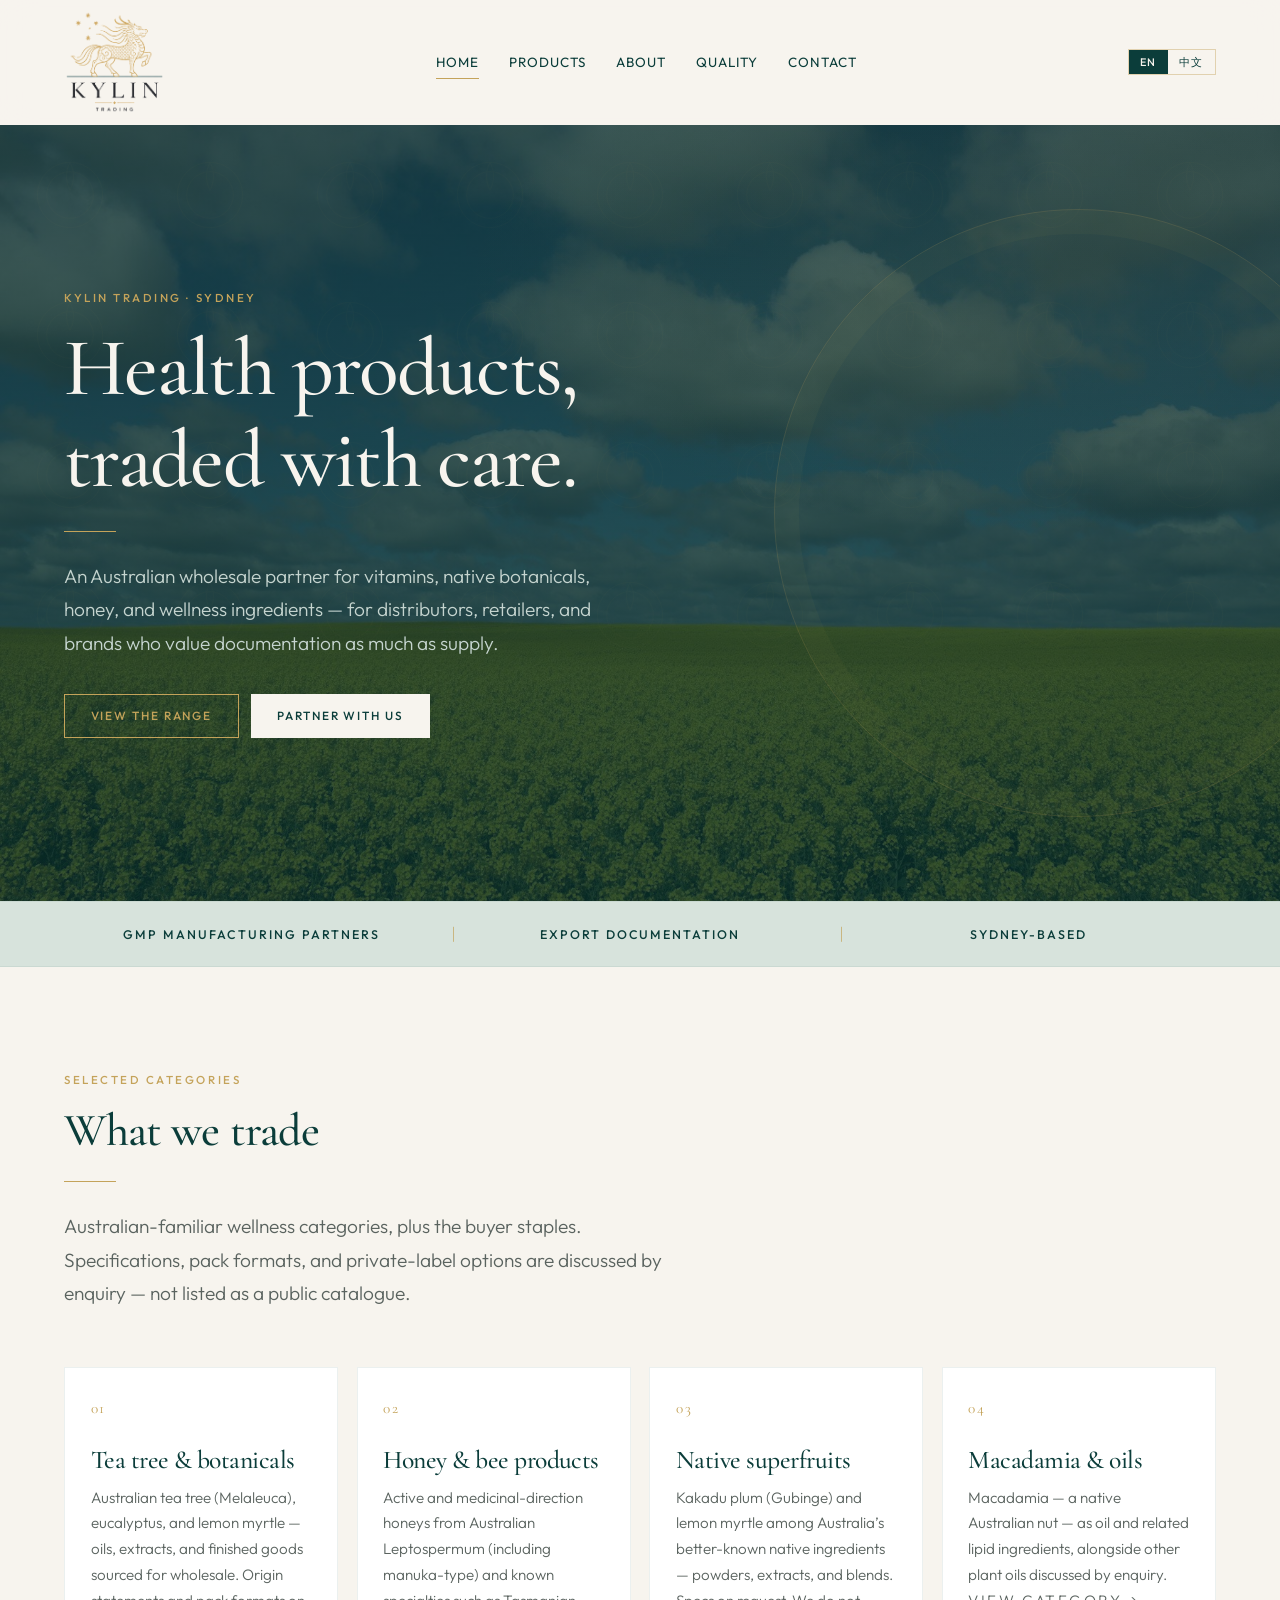
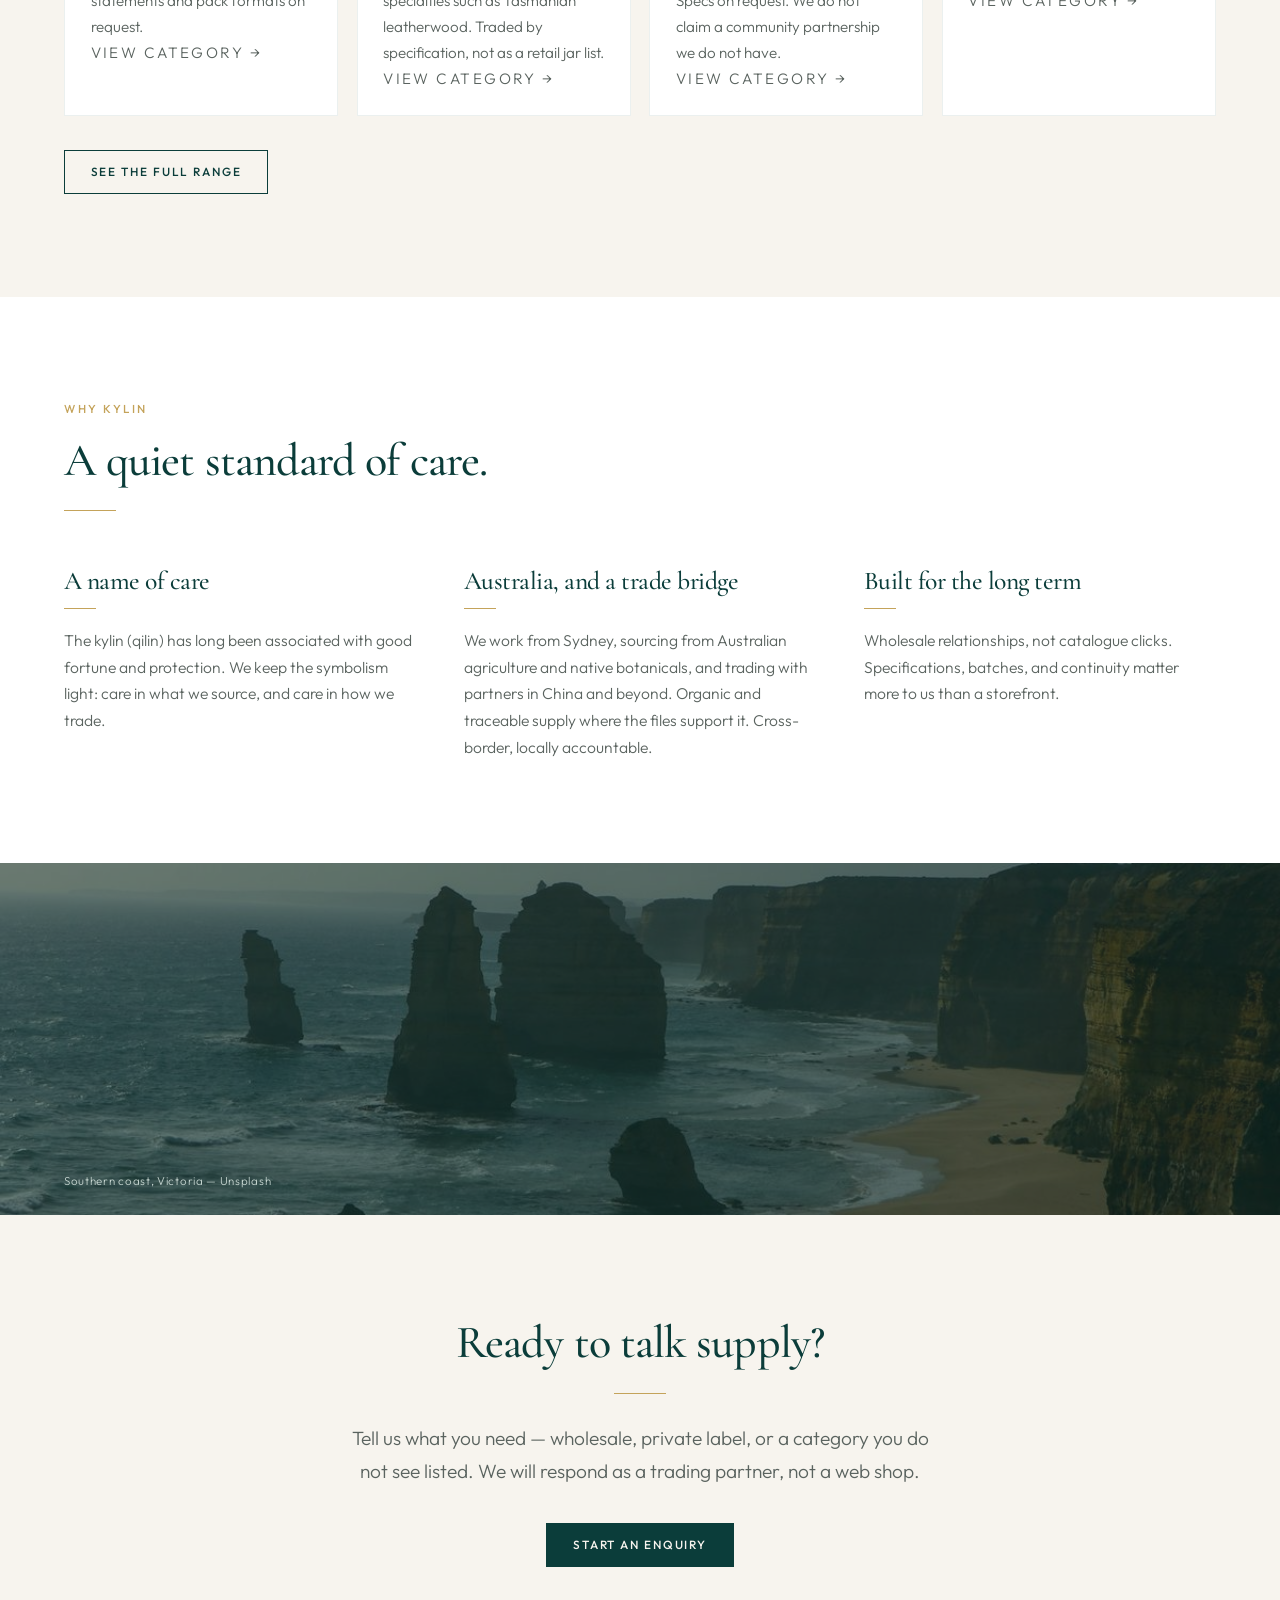
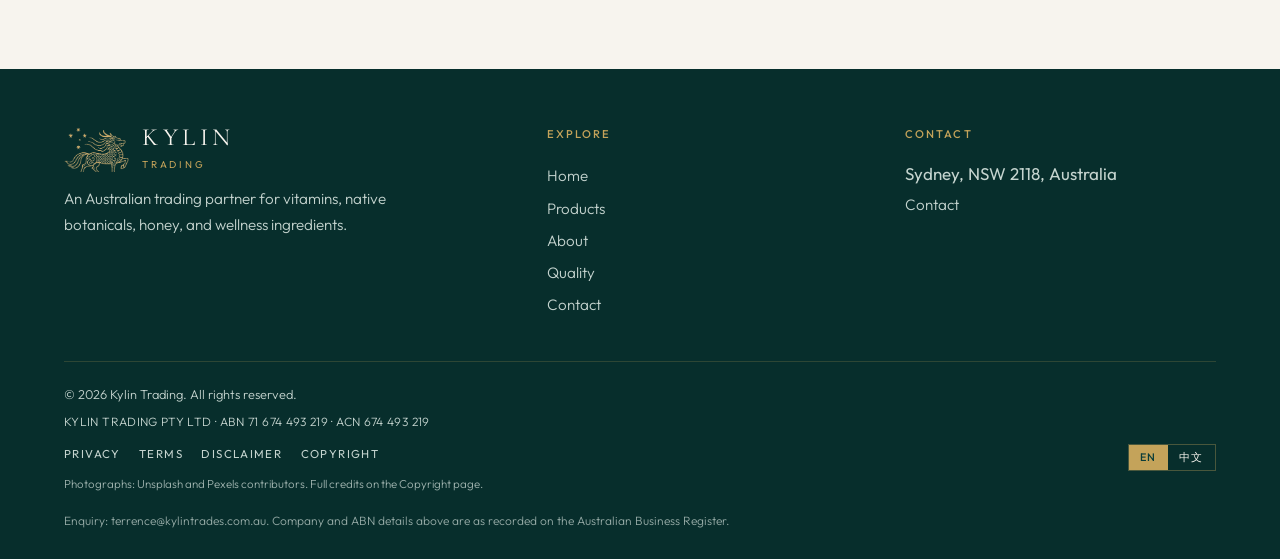
<file: index.html>
<!DOCTYPE html>
<html lang="en-AU">
<head>
  <meta charset="utf-8">
  <meta name="viewport" content="width=device-width, initial-scale=1">
  <title>Kylin Trading — Health products, traded with care</title>
  <meta name="description" content="Australian wholesale partner for vitamins, native botanicals, honey, and wellness ingredients. Sydney, NSW 2118.">
  <meta name="theme-color" content="#0B3D3A">
  <meta name="color-scheme" content="light">
  <link rel="icon" href="assets/apple-touch-icon.png" type="image/png">
  <link rel="icon" href="assets/favicon.svg" type="image/svg+xml">
  <link rel="apple-touch-icon" href="assets/apple-touch-icon.png">
  <meta property="og:site_name" content="Kylin Trading">
  <meta property="og:title" content="Kylin Trading — Health products, traded with care">
  <meta property="og:description" content="Australian wholesale partner for vitamins, native botanicals, honey, and wellness ingredients. Sydney, NSW 2118.">
  <meta property="og:type" content="website">
  <meta property="og:locale" content="en_AU">
  <meta property="og:locale:alternate" content="zh_CN">
  <meta property="og:image" content="assets/og-image.png">
  <meta name="twitter:card" content="summary_large_image">
  <meta name="twitter:title" content="Kylin Trading — Health products, traded with care">
  <meta name="twitter:description" content="Australian wholesale partner for vitamins, native botanicals, honey, and wellness ingredients. Sydney, NSW 2118.">
  <link rel="preconnect" href="https://fonts.googleapis.com">
  <link rel="preconnect" href="https://fonts.gstatic.com" crossorigin>
  <link href="https://fonts.googleapis.com/css2?family=Cormorant+Garamond:ital,wght@0,500;0,600;1,500&family=Outfit:wght@300;400;500;600&display=swap" rel="stylesheet">
  <link rel="stylesheet" href="css/styles.css">
</head>
<body data-page="home">
  <a class="skip-link" href="#main" data-i18n="nav.skip">Skip to content</a>
  <header class="site-header">
    <div class="wrap header-inner">
      <a class="logo logo-slot" href="index.html">
        <img class="logo-img" src="assets/logo.png" alt="Kylin Trading">
      </a>
      <nav class="nav-desktop" aria-label="Primary">
          <a href="index.html" aria-current="page" data-i18n="nav.home">Home</a>
          <a href="products.html" data-i18n="nav.products">Products</a>
          <a href="about.html" data-i18n="nav.about">About</a>
          <a href="quality.html" data-i18n="nav.quality">Quality</a>
          <a href="contact.html" data-i18n="nav.contact">Contact</a>
      </nav>
      <div class="header-actions">
        <div class="lang-switch" role="group" aria-label="Language">
          <button type="button" data-lang-set="en" aria-pressed="true">EN</button>
          <button type="button" data-lang-set="zh" aria-pressed="false">中文</button>
        </div>
        <button class="menu-toggle" type="button" aria-expanded="false" aria-controls="mobile-nav" data-i18n-aria="nav.open" aria-label="Open menu">
          <span></span><span></span><span></span>
        </button>
      </div>
    </div>
  </header>
  <div class="nav-mobile" id="mobile-nav" aria-hidden="true">
    <div class="nav-mobile-top">
      <span class="nav-mobile-brand">Kylin</span>
      <button class="nav-mobile-close" type="button" data-i18n-aria="nav.close" aria-label="Close menu">×</button>
    </div>
    <nav aria-label="Mobile">
          <a href="index.html" aria-current="page" data-i18n="nav.home">Home</a>
          <a href="products.html" data-i18n="nav.products">Products</a>
          <a href="about.html" data-i18n="nav.about">About</a>
          <a href="quality.html" data-i18n="nav.quality">Quality</a>
          <a href="contact.html" data-i18n="nav.contact">Contact</a>
    </nav>
    <div class="lang-switch" role="group" aria-label="Language">
          <button type="button" data-lang-set="en" aria-pressed="true">EN</button>
          <button type="button" data-lang-set="zh" aria-pressed="false">中文</button>
        </div>
  </div>
  <main id="main">
    <section class="hero">
      <div class="wrap hero-inner">
        <p class="eyebrow" data-i18n="home.eyebrow">Kylin Trading · Sydney</p>
        <h1 data-i18n="home.title">Health products, traded with care.</h1>
        <hr class="gold-rule">
        <p class="lead" data-i18n="home.lead">An Australian wholesale partner for vitamins, native botanicals, honey, and wellness ingredients — for distributors, retailers, and brands who value documentation as much as supply.</p>
        <div class="btn-row">
          <a class="btn btn-gold" href="products.html" data-i18n="home.cta.range">View the range</a>
          <a class="btn btn-solid" href="contact.html" data-i18n="home.cta.partner">Partner with us</a>
        </div>
      </div>
    </section>

    <section class="trust" aria-label="Trust">
      <div class="wrap">
        <ul class="trust-list">
          <li data-i18n="home.trust.gmp">GMP manufacturing partners</li>
          <li data-i18n="home.trust.docs">Export documentation</li>
          <li data-i18n="home.trust.sydney">Sydney-based</li>
        </ul>
      </div>
    </section>

    <section class="section section-cream">
      <div class="wrap">
        <header class="section-head">
          <p class="eyebrow" data-i18n="home.cats.eyebrow">Selected categories</p>
          <h2 data-i18n="home.cats.title">What we trade</h2>
          <hr class="gold-rule">
          <p class="lead" data-i18n="home.cats.lead">Australian-familiar wellness categories, plus the buyer staples. Specifications, pack formats, and private-label options are discussed by enquiry — not listed as a public catalogue.</p>
        </header>
        <div class="tiles cols-4">
          <a class="tile" href="products.html#cat-botanicals">
            <span class="tile-num">01</span>
            <h3 data-i18n="cat.botanicals.title">Tea tree &amp; botanicals</h3>
            <p data-i18n="cat.botanicals.body">Australian tea tree (Melaleuca), eucalyptus, and lemon myrtle — oils, extracts, and finished goods sourced for wholesale. Origin statements and pack formats on request.</p>
            <p class="tile-link"><span data-i18n="cat.view">View category</span> →</p>
          </a>
          <a class="tile" href="products.html#cat-honey">
            <span class="tile-num">02</span>
            <h3 data-i18n="cat.honey.title">Honey &amp; bee products</h3>
            <p data-i18n="cat.honey.body">Active and medicinal-direction honeys from Australian Leptospermum (including manuka-type) and known specialties such as Tasmanian leatherwood. Traded by specification, not as a retail jar list.</p>
            <p class="tile-link"><span data-i18n="cat.view">View category</span> →</p>
          </a>
          <a class="tile" href="products.html#cat-natives">
            <span class="tile-num">03</span>
            <h3 data-i18n="cat.natives.title">Native superfruits</h3>
            <p data-i18n="cat.natives.body">Kakadu plum (Gubinge) and lemon myrtle among Australia’s better-known native ingredients — powders, extracts, and blends. Specs on request. We do not claim a community partnership we do not have.</p>
            <p class="tile-link"><span data-i18n="cat.view">View category</span> →</p>
          </a>
          <a class="tile" href="products.html#cat-macadamia">
            <span class="tile-num">04</span>
            <h3 data-i18n="cat.macadamia.title">Macadamia &amp; oils</h3>
            <p data-i18n="cat.macadamia.body">Macadamia — a native Australian nut — as oil and related lipid ingredients, alongside other plant oils discussed by enquiry.</p>
            <p class="tile-link"><span data-i18n="cat.view">View category</span> →</p>
          </a>
        </div>
        <div class="btn-row">
          <a class="btn btn-outline" href="products.html" data-i18n="home.cats.all">See the full range</a>
        </div>
      </div>
    </section>

    <section class="section section-white">
      <div class="wrap">
        <header class="section-head">
          <p class="eyebrow" data-i18n="home.why.eyebrow">Why Kylin</p>
          <h2 data-i18n="home.why.title">A quiet standard of care.</h2>
          <hr class="gold-rule">
        </header>
        <div class="values">
          <article class="value">
            <h3 data-i18n="home.why.1.title">A name of care</h3>
            <hr class="gold-rule">
            <p data-i18n="home.why.1.body">The kylin (qilin) has long been associated with good fortune and protection. We keep the symbolism light: care in what we source, and care in how we trade.</p>
          </article>
          <article class="value">
            <h3 data-i18n="home.why.2.title">Australia, and a trade bridge</h3>
            <hr class="gold-rule">
            <p data-i18n="home.why.2.body">We work from Sydney, sourcing from Australian agriculture and native botanicals, and trading with partners in China and beyond. Organic and traceable supply where the files support it. Cross-border, locally accountable.</p>
          </article>
          <article class="value">
            <h3 data-i18n="home.why.3.title">Built for the long term</h3>
            <hr class="gold-rule">
            <p data-i18n="home.why.3.body">Wholesale relationships, not catalogue clicks. Specifications, batches, and continuity matter more to us than a storefront.</p>
          </article>
        </div>
      </div>
    </section>

    <section class="photo-band" aria-label="Australian coast">
      <div class="wrap">
        <p class="photo-caption" data-i18n="photo.coast">Southern coast, Victoria — Unsplash</p>
      </div>
    </section>

    <section class="section section-cream cta-band">
      <div class="wrap">
        <h2 data-i18n="home.band.title">Ready to talk supply?</h2>
        <hr class="gold-rule center">
        <p class="lead" data-i18n="home.band.lead">Tell us what you need — wholesale, private label, or a category you do not see listed. We will respond as a trading partner, not a web shop.</p>
        <div class="btn-row">
          <a class="btn btn-teal" href="contact.html" data-i18n="home.band.cta">Start an enquiry</a>
        </div>
      </div>
    </section>
  </main>
  <footer class="site-footer">
    <div class="wrap">
      <div class="footer-grid">
        <div class="footer-brand">
          <a class="footer-logo" href="index.html" aria-label="Kylin Trading">
            <img class="footer-seal" src="assets/logo-mark.png" alt="">
            <span>
              <span class="footer-wordmark">Kylin</span>
              <span class="footer-logo-sub">Trading</span>
            </span>
          </a>
          <p class="footer-tagline" data-i18n="footer.tagline">An Australian trading partner for vitamins, native botanicals, honey, and wellness ingredients.</p>
        </div>
        <div class="footer-col">
          <h4 data-i18n="footer.explore">Explore</h4>
          <ul>
            <li><a href="index.html" data-i18n="nav.home">Home</a></li>
            <li><a href="products.html" data-i18n="nav.products">Products</a></li>
            <li><a href="about.html" data-i18n="nav.about">About</a></li>
            <li><a href="quality.html" data-i18n="nav.quality">Quality</a></li>
            <li><a href="contact.html" data-i18n="nav.contact">Contact</a></li>
          </ul>
        </div>
        <div class="footer-col">
          <h4 data-i18n="footer.contact">Contact</h4>
          <ul>
            <li><span data-i18n="footer.location">Sydney, NSW 2118, Australia</span></li>
            <li><a href="contact.html" data-i18n="nav.contact">Contact</a></li>
          </ul>
        </div>
      </div>
      <div class="footer-base">
        <div class="footer-meta">
          <span data-i18n="footer.rights">© 2026 Kylin Trading. All rights reserved.</span>
          <p class="footer-entity">KYLIN TRADING PTY LTD · ABN 71 674 493 219 · ACN 674 493 219</p>
          <nav class="footer-legal" aria-label="Legal">
            <a href="privacy.html" data-i18n="nav.privacy">Privacy</a>
            <a href="terms.html" data-i18n="nav.terms">Terms</a>
            <a href="disclaimer.html" data-i18n="nav.disclaimer">Disclaimer</a>
            <a href="copyright.html" data-i18n="nav.copyright">Copyright</a>
          </nav>
          <p class="footer-credit" data-i18n="footer.photos">Photographs: Unsplash and Pexels contributors. Full credits on the Copyright page.</p>
          <p class="footer-proposed" data-i18n="footer.proposed">A live enquiry mailbox and a street address will be published once confirmed. Company and ABN details above are as recorded on the Australian Business Register.</p>
        </div>
        <div class="lang-switch" role="group" aria-label="Language">
          <button type="button" data-lang-set="en" aria-pressed="true">EN</button>
          <button type="button" data-lang-set="zh" aria-pressed="false">中文</button>
        </div>
      </div>
    </div>
  </footer>
  <script src="js/main.js"></script>
</body>
</html>
</file>
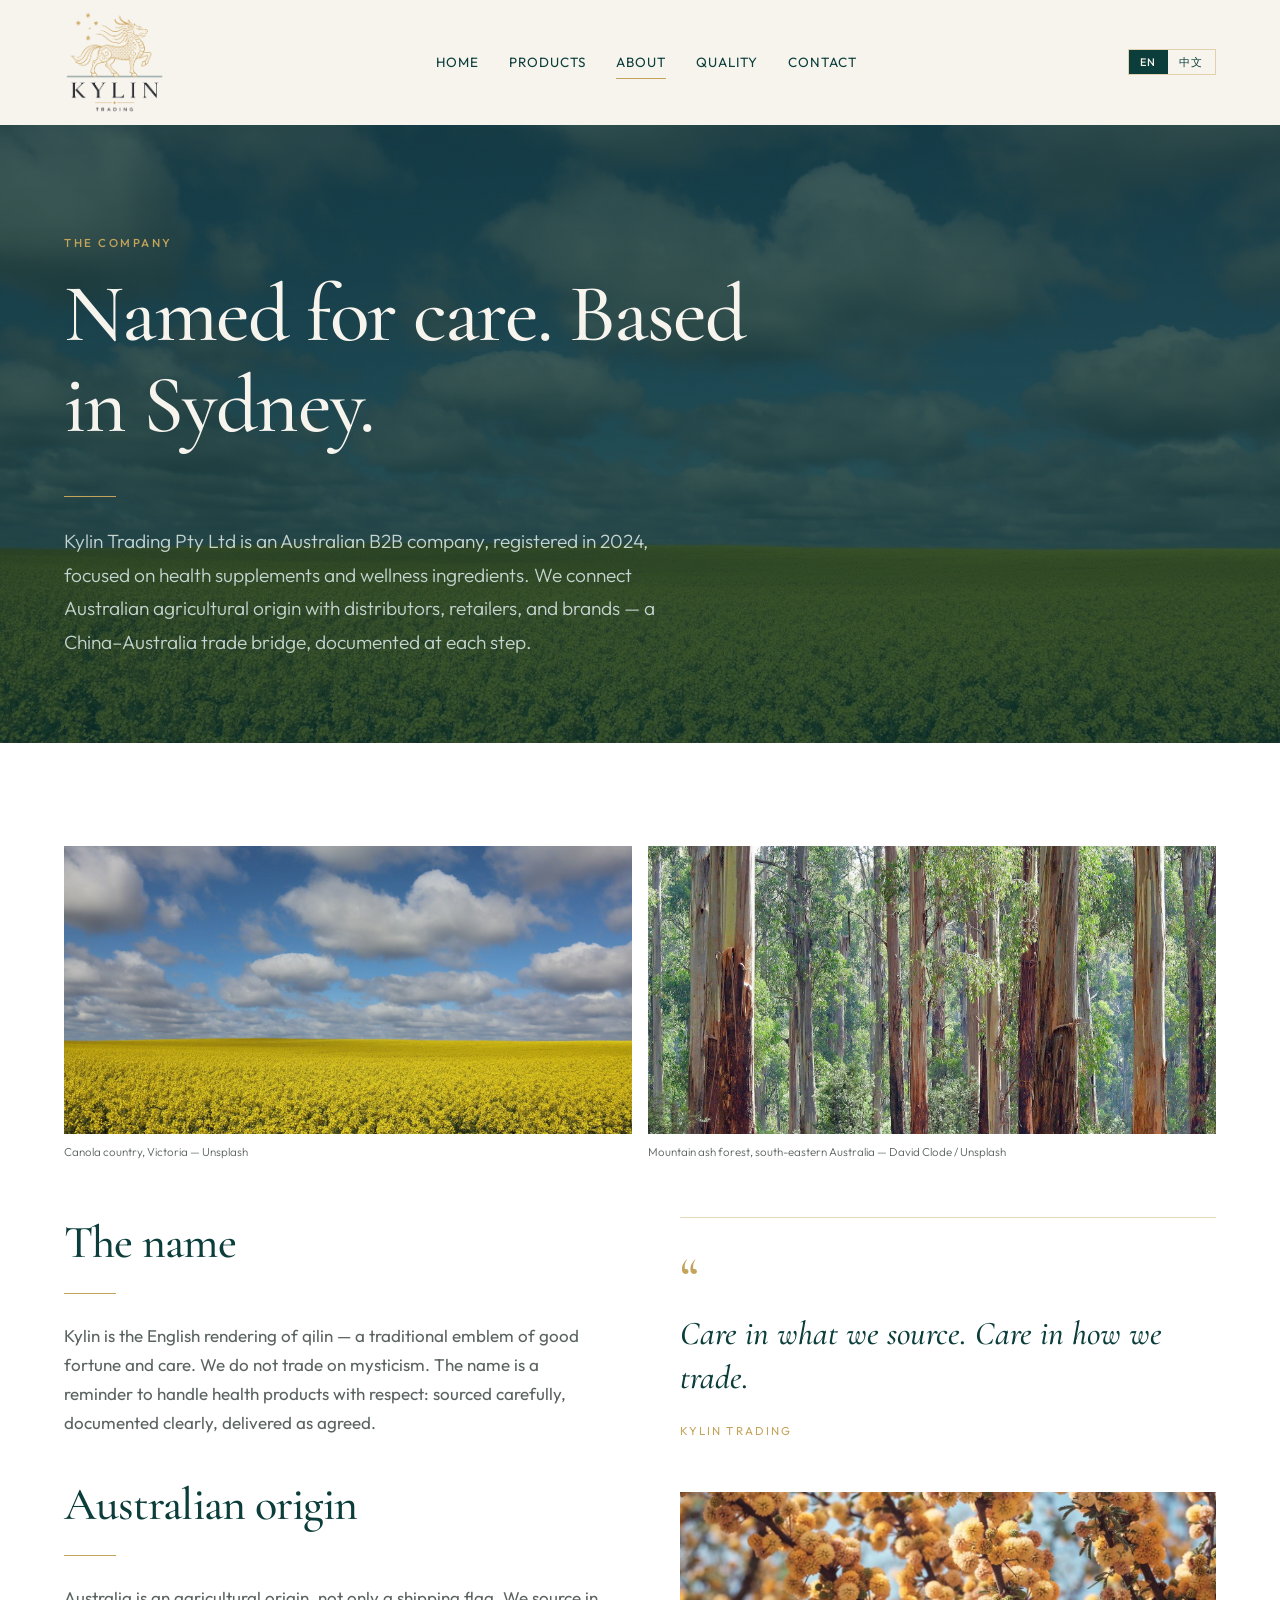
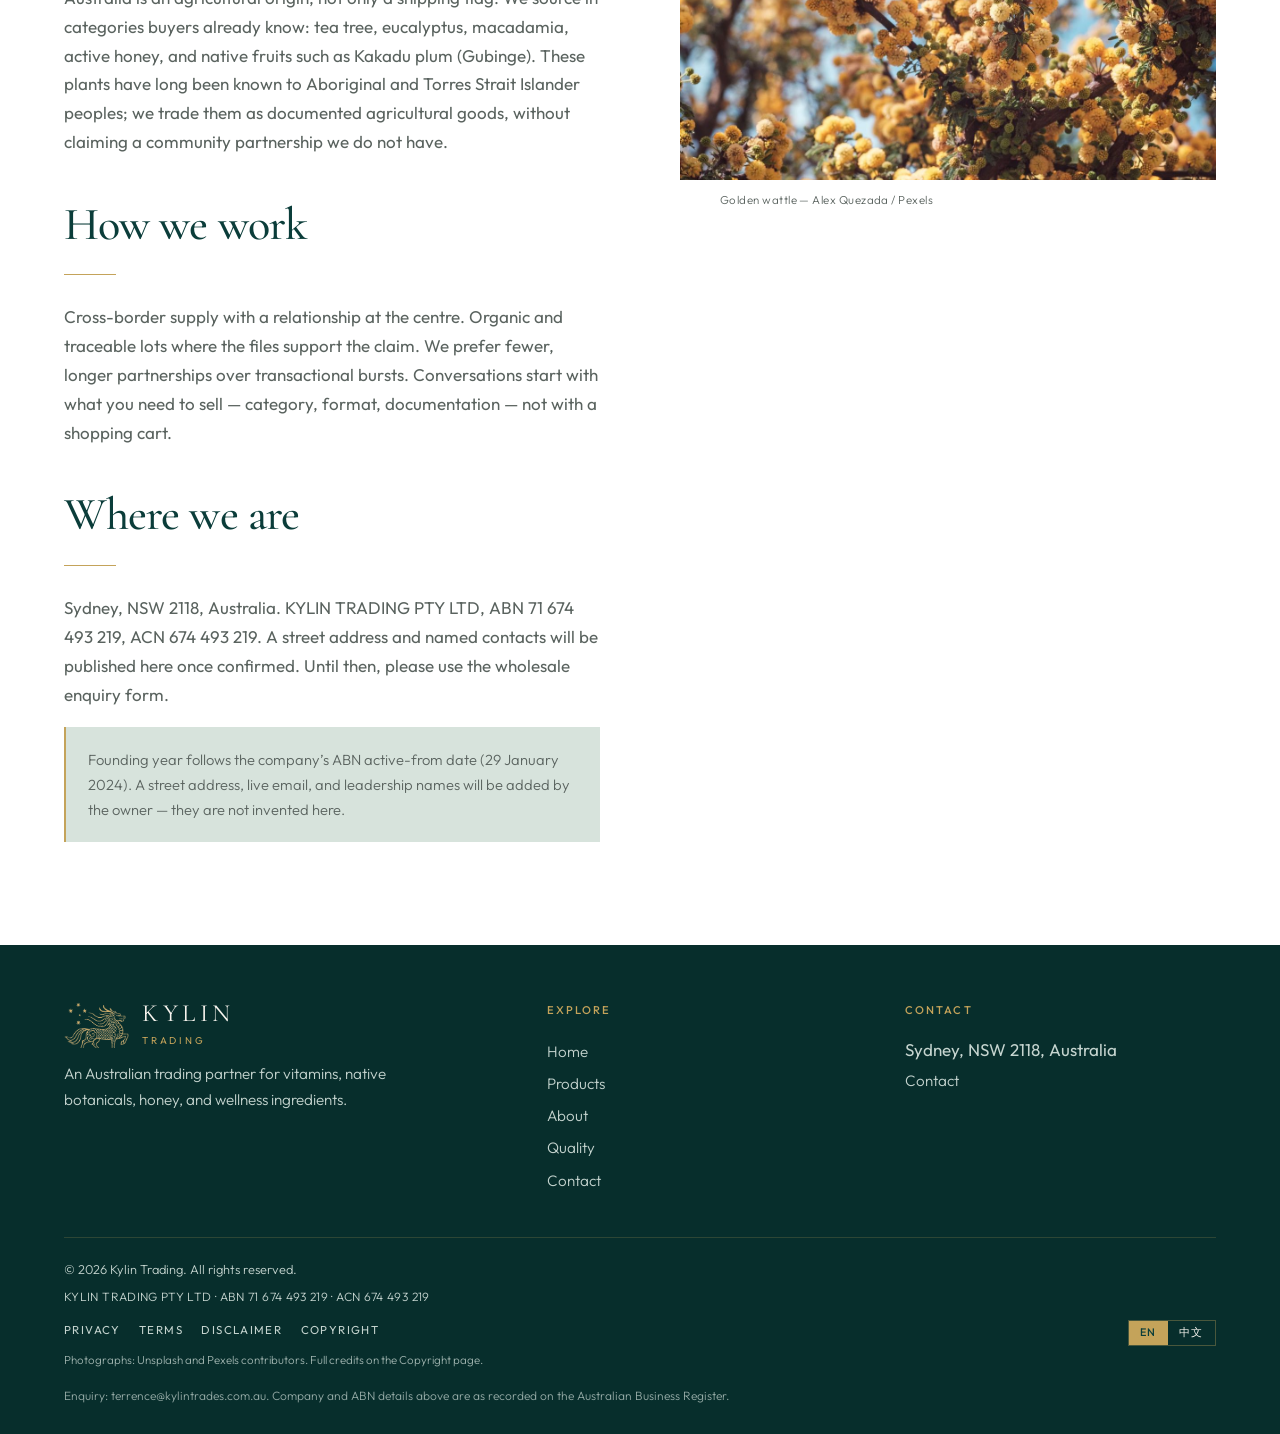
<file: about.html>
<!DOCTYPE html>
<html lang="en-AU">
<head>
  <meta charset="utf-8">
  <meta name="viewport" content="width=device-width, initial-scale=1">
  <title>About — Kylin Trading</title>
  <meta name="description" content="Kylin Trading Pty Ltd, an Australian B2B health-supplement trading company based in Sydney, NSW 2118. Registered 2024.">
  <meta name="theme-color" content="#0B3D3A">
  <meta name="color-scheme" content="light">
  <link rel="icon" href="assets/apple-touch-icon.png" type="image/png">
  <link rel="icon" href="assets/favicon.svg" type="image/svg+xml">
  <link rel="apple-touch-icon" href="assets/apple-touch-icon.png">
  <meta property="og:site_name" content="Kylin Trading">
  <meta property="og:title" content="About — Kylin Trading">
  <meta property="og:description" content="Kylin Trading Pty Ltd, an Australian B2B health-supplement trading company based in Sydney, NSW 2118. Registered 2024.">
  <meta property="og:type" content="website">
  <meta property="og:locale" content="en_AU">
  <meta property="og:locale:alternate" content="zh_CN">
  <meta property="og:image" content="assets/og-image.png">
  <meta name="twitter:card" content="summary_large_image">
  <meta name="twitter:title" content="About — Kylin Trading">
  <meta name="twitter:description" content="Kylin Trading Pty Ltd, an Australian B2B health-supplement trading company based in Sydney, NSW 2118. Registered 2024.">
  <link rel="preconnect" href="https://fonts.googleapis.com">
  <link rel="preconnect" href="https://fonts.gstatic.com" crossorigin>
  <link href="https://fonts.googleapis.com/css2?family=Cormorant+Garamond:ital,wght@0,500;0,600;1,500&family=Outfit:wght@300;400;500;600&display=swap" rel="stylesheet">
  <link rel="stylesheet" href="css/styles.css">
</head>
<body data-page="about">
  <a class="skip-link" href="#main" data-i18n="nav.skip">Skip to content</a>
  <header class="site-header">
    <div class="wrap header-inner">
      <a class="logo logo-slot" href="index.html">
        <img class="logo-img" src="assets/logo.png" alt="Kylin Trading">
      </a>
      <nav class="nav-desktop" aria-label="Primary">
          <a href="index.html" data-i18n="nav.home">Home</a>
          <a href="products.html" data-i18n="nav.products">Products</a>
          <a href="about.html" aria-current="page" data-i18n="nav.about">About</a>
          <a href="quality.html" data-i18n="nav.quality">Quality</a>
          <a href="contact.html" data-i18n="nav.contact">Contact</a>
      </nav>
      <div class="header-actions">
        <div class="lang-switch" role="group" aria-label="Language">
          <button type="button" data-lang-set="en" aria-pressed="true">EN</button>
          <button type="button" data-lang-set="zh" aria-pressed="false">中文</button>
        </div>
        <button class="menu-toggle" type="button" aria-expanded="false" aria-controls="mobile-nav" data-i18n-aria="nav.open" aria-label="Open menu">
          <span></span><span></span><span></span>
        </button>
      </div>
    </div>
  </header>
  <div class="nav-mobile" id="mobile-nav" aria-hidden="true">
    <div class="nav-mobile-top">
      <span class="nav-mobile-brand">Kylin</span>
      <button class="nav-mobile-close" type="button" data-i18n-aria="nav.close" aria-label="Close menu">×</button>
    </div>
    <nav aria-label="Mobile">
          <a href="index.html" data-i18n="nav.home">Home</a>
          <a href="products.html" data-i18n="nav.products">Products</a>
          <a href="about.html" aria-current="page" data-i18n="nav.about">About</a>
          <a href="quality.html" data-i18n="nav.quality">Quality</a>
          <a href="contact.html" data-i18n="nav.contact">Contact</a>
    </nav>
    <div class="lang-switch" role="group" aria-label="Language">
          <button type="button" data-lang-set="en" aria-pressed="true">EN</button>
          <button type="button" data-lang-set="zh" aria-pressed="false">中文</button>
        </div>
  </div>
  <main id="main">
    <header class="page-hero page-hero-photo hero-farm">
      <div class="wrap">
        <p class="eyebrow" data-i18n="about.eyebrow">The company</p>
        <h1 data-i18n="about.title">Named for care. Based in Sydney.</h1>
        <hr class="gold-rule">
        <p class="lead" data-i18n="about.lead">Kylin Trading Pty Ltd is an Australian B2B company, registered in 2024, focused on health supplements and wellness ingredients. We connect Australian agricultural origin with distributors, retailers, and brands — a China–Australia trade bridge, documented at each step.</p>
      </div>
    </header>

    <section class="section section-white">
      <div class="wrap">
        <div class="about-photos">
          <figure>
            <img src="assets/photos/farm.jpg" alt="">
            <figcaption data-i18n="photo.farm">Canola country, Victoria — Unsplash</figcaption>
          </figure>
          <figure>
            <img src="assets/photos/eucalyptus.jpg" alt="">
            <figcaption data-i18n="photo.eucalyptus">Mountain ash forest, south-eastern Australia — David Clode / Unsplash</figcaption>
          </figure>
        </div>
        <div class="split">
          <div class="prose">
            <h2 data-i18n="about.name.title">The name</h2>
            <hr class="gold-rule">
            <p data-i18n="about.name.body">Kylin is the English rendering of qilin — a traditional emblem of good fortune and care. We do not trade on mysticism. The name is a reminder to handle health products with respect: sourced carefully, documented clearly, delivered as agreed.</p>
            <h2 data-i18n="about.origin.title">Australian origin</h2>
            <hr class="gold-rule">
            <p data-i18n="about.origin.body">Australia is an agricultural origin, not only a shipping flag. We source in categories buyers already know: tea tree, eucalyptus, macadamia, active honey, and native fruits such as Kakadu plum (Gubinge). These plants have long been known to Aboriginal and Torres Strait Islander peoples; we trade them as documented agricultural goods, without claiming a community partnership we do not have.</p>
            <h2 data-i18n="about.work.title">How we work</h2>
            <hr class="gold-rule">
            <p data-i18n="about.work.body">Cross-border supply with a relationship at the centre. Organic and traceable lots where the files support the claim. We prefer fewer, longer partnerships over transactional bursts. Conversations start with what you need to sell — category, format, documentation — not with a shopping cart.</p>
            <h2 data-i18n="about.place.title">Where we are</h2>
            <hr class="gold-rule">
            <p data-i18n="about.place.body">Sydney, NSW 2118, Australia. KYLIN TRADING PTY LTD, ABN 71 674 493 219, ACN 674 493 219. A street address and named contacts will be published here once confirmed. Until then, please use the wholesale enquiry form.</p>
            <p class="note" data-i18n="about.note">Founding year follows the company’s ABN active-from date (29 January 2024). A street address, live email, and leadership names will be added by the owner — they are not invented here.</p>
          </div>
          <div>
            <blockquote class="pullquote">
              <p data-i18n="about.quote">Care in what we source. Care in how we trade.</p>
              <cite data-i18n="about.quote.cite">Kylin Trading</cite>
            </blockquote>
            <figure class="figure-photo inset">
              <img src="assets/photos/wattle.jpg" alt="">
              <figcaption data-i18n="photo.wattle">Golden wattle — Alex Quezada / Pexels</figcaption>
            </figure>
          </div>
        </div>
      </div>
    </section>
  </main>
  <footer class="site-footer">
    <div class="wrap">
      <div class="footer-grid">
        <div class="footer-brand">
          <a class="footer-logo" href="index.html" aria-label="Kylin Trading">
            <img class="footer-seal" src="assets/logo-mark.png" alt="">
            <span>
              <span class="footer-wordmark">Kylin</span>
              <span class="footer-logo-sub">Trading</span>
            </span>
          </a>
          <p class="footer-tagline" data-i18n="footer.tagline">An Australian trading partner for vitamins, native botanicals, honey, and wellness ingredients.</p>
        </div>
        <div class="footer-col">
          <h4 data-i18n="footer.explore">Explore</h4>
          <ul>
            <li><a href="index.html" data-i18n="nav.home">Home</a></li>
            <li><a href="products.html" data-i18n="nav.products">Products</a></li>
            <li><a href="about.html" data-i18n="nav.about">About</a></li>
            <li><a href="quality.html" data-i18n="nav.quality">Quality</a></li>
            <li><a href="contact.html" data-i18n="nav.contact">Contact</a></li>
          </ul>
        </div>
        <div class="footer-col">
          <h4 data-i18n="footer.contact">Contact</h4>
          <ul>
            <li><span data-i18n="footer.location">Sydney, NSW 2118, Australia</span></li>
            <li><a href="contact.html" data-i18n="nav.contact">Contact</a></li>
          </ul>
        </div>
      </div>
      <div class="footer-base">
        <div class="footer-meta">
          <span data-i18n="footer.rights">© 2026 Kylin Trading. All rights reserved.</span>
          <p class="footer-entity">KYLIN TRADING PTY LTD · ABN 71 674 493 219 · ACN 674 493 219</p>
          <nav class="footer-legal" aria-label="Legal">
            <a href="privacy.html" data-i18n="nav.privacy">Privacy</a>
            <a href="terms.html" data-i18n="nav.terms">Terms</a>
            <a href="disclaimer.html" data-i18n="nav.disclaimer">Disclaimer</a>
            <a href="copyright.html" data-i18n="nav.copyright">Copyright</a>
          </nav>
          <p class="footer-credit" data-i18n="footer.photos">Photographs: Unsplash and Pexels contributors. Full credits on the Copyright page.</p>
          <p class="footer-proposed" data-i18n="footer.proposed">A live enquiry mailbox and a street address will be published once confirmed. Company and ABN details above are as recorded on the Australian Business Register.</p>
        </div>
        <div class="lang-switch" role="group" aria-label="Language">
          <button type="button" data-lang-set="en" aria-pressed="true">EN</button>
          <button type="button" data-lang-set="zh" aria-pressed="false">中文</button>
        </div>
      </div>
    </div>
  </footer>
  <script src="js/main.js"></script>
</body>
</html>
</file>
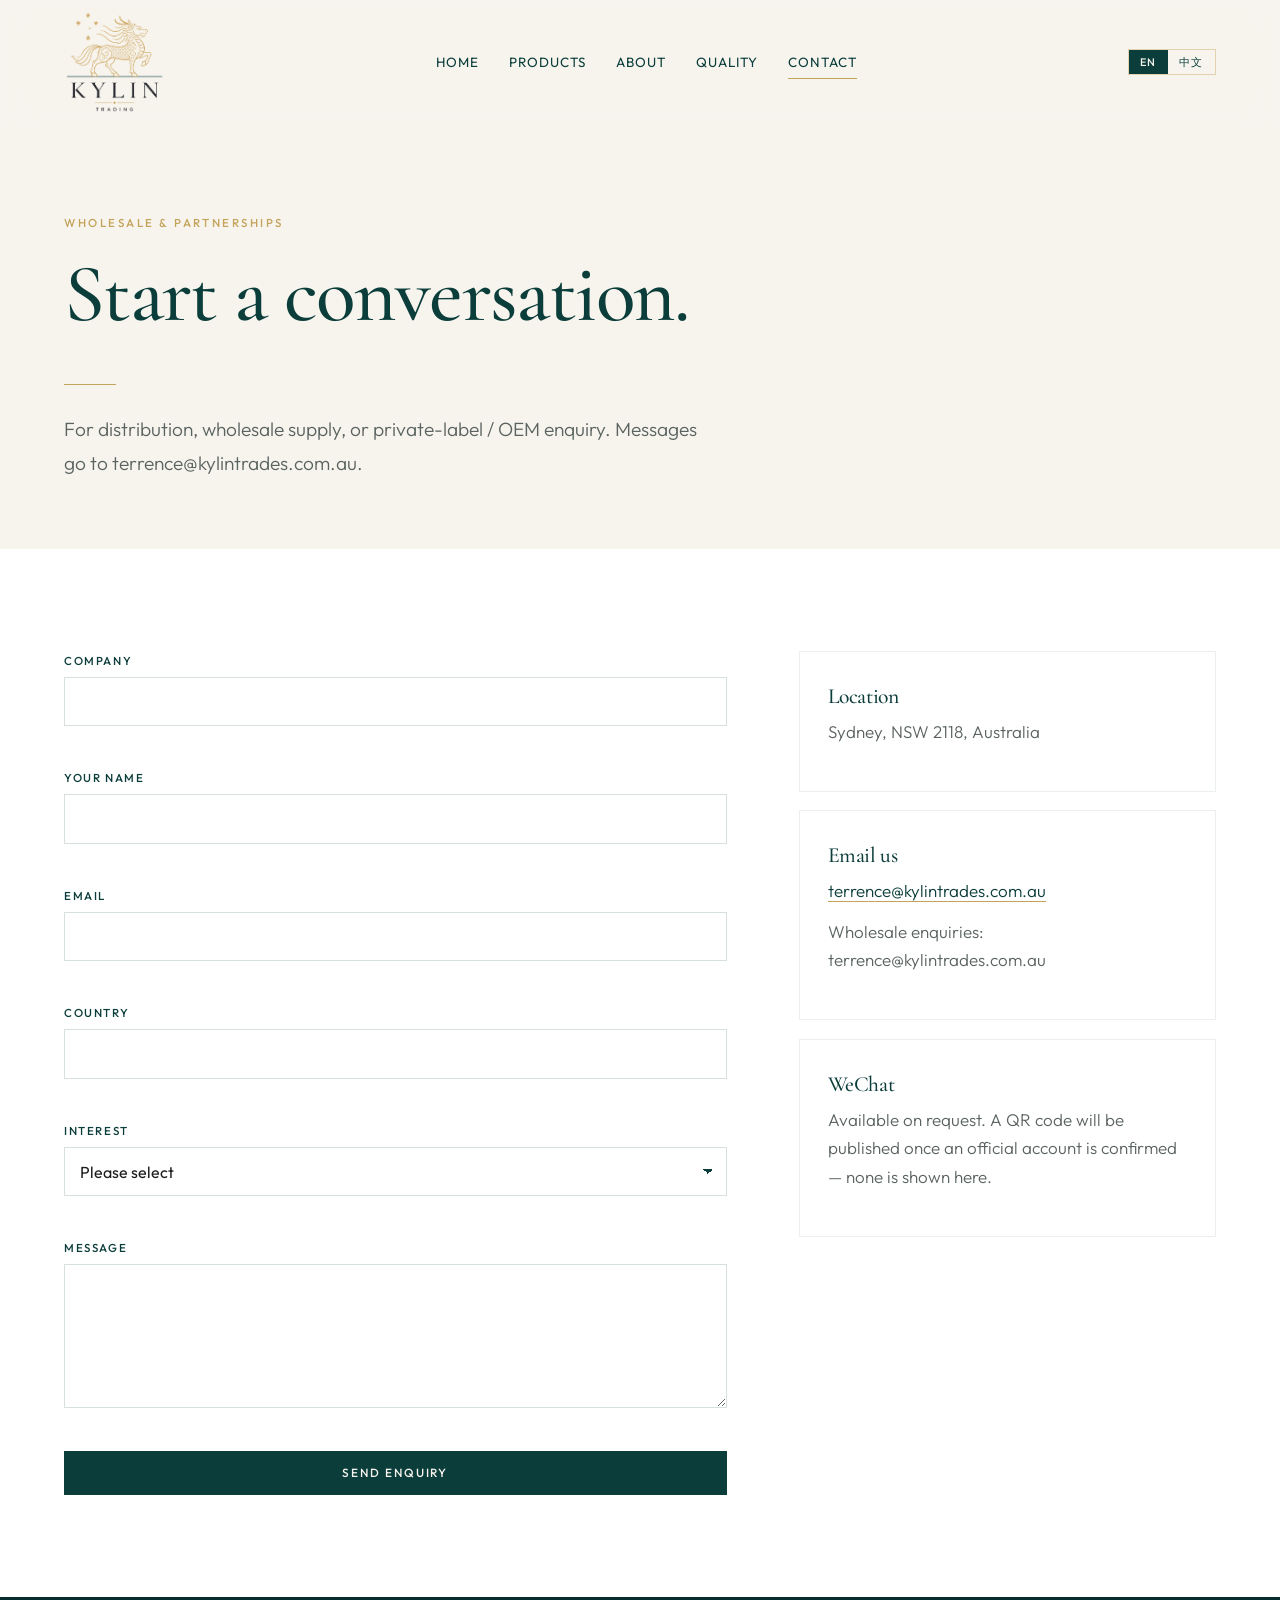
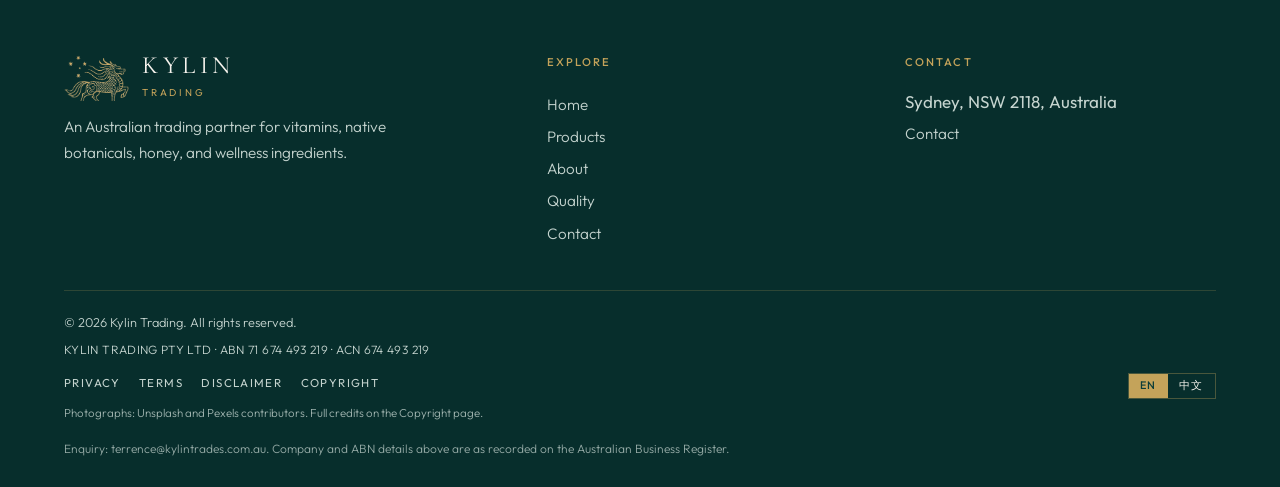
<file: contact.html>
<!DOCTYPE html>
<html lang="en-AU">
<head>
  <meta charset="utf-8">
  <meta name="viewport" content="width=device-width, initial-scale=1">
  <title>Wholesale enquiry — Kylin Trading</title>
  <meta name="description" content="Wholesale, distribution, and private-label enquiry. Sydney, NSW 2118, Australia.">
  <meta name="theme-color" content="#0B3D3A">
  <meta name="color-scheme" content="light">
  <link rel="icon" href="assets/apple-touch-icon.png" type="image/png">
  <link rel="icon" href="assets/favicon.svg" type="image/svg+xml">
  <link rel="apple-touch-icon" href="assets/apple-touch-icon.png">
  <meta property="og:site_name" content="Kylin Trading">
  <meta property="og:title" content="Wholesale enquiry — Kylin Trading">
  <meta property="og:description" content="Wholesale, distribution, and private-label enquiry. Sydney, NSW 2118, Australia.">
  <meta property="og:type" content="website">
  <meta property="og:locale" content="en_AU">
  <meta property="og:locale:alternate" content="zh_CN">
  <meta property="og:image" content="assets/og-image.png">
  <meta name="twitter:card" content="summary_large_image">
  <meta name="twitter:title" content="Wholesale enquiry — Kylin Trading">
  <meta name="twitter:description" content="Wholesale, distribution, and private-label enquiry. Sydney, NSW 2118, Australia.">
  <link rel="preconnect" href="https://fonts.googleapis.com">
  <link rel="preconnect" href="https://fonts.gstatic.com" crossorigin>
  <link href="https://fonts.googleapis.com/css2?family=Cormorant+Garamond:ital,wght@0,500;0,600;1,500&family=Outfit:wght@300;400;500;600&display=swap" rel="stylesheet">
  <link rel="stylesheet" href="css/styles.css">
</head>
<body data-page="contact">
  <a class="skip-link" href="#main" data-i18n="nav.skip">Skip to content</a>
  <header class="site-header">
    <div class="wrap header-inner">
      <a class="logo logo-slot" href="index.html">
        <img class="logo-img" src="assets/logo.png" alt="Kylin Trading">
      </a>
      <nav class="nav-desktop" aria-label="Primary">
          <a href="index.html" data-i18n="nav.home">Home</a>
          <a href="products.html" data-i18n="nav.products">Products</a>
          <a href="about.html" data-i18n="nav.about">About</a>
          <a href="quality.html" data-i18n="nav.quality">Quality</a>
          <a href="contact.html" aria-current="page" data-i18n="nav.contact">Contact</a>
      </nav>
      <div class="header-actions">
        <div class="lang-switch" role="group" aria-label="Language">
          <button type="button" data-lang-set="en" aria-pressed="true">EN</button>
          <button type="button" data-lang-set="zh" aria-pressed="false">中文</button>
        </div>
        <button class="menu-toggle" type="button" aria-expanded="false" aria-controls="mobile-nav" data-i18n-aria="nav.open" aria-label="Open menu">
          <span></span><span></span><span></span>
        </button>
      </div>
    </div>
  </header>
  <div class="nav-mobile" id="mobile-nav" aria-hidden="true">
    <div class="nav-mobile-top">
      <span class="nav-mobile-brand">Kylin</span>
      <button class="nav-mobile-close" type="button" data-i18n-aria="nav.close" aria-label="Close menu">×</button>
    </div>
    <nav aria-label="Mobile">
          <a href="index.html" data-i18n="nav.home">Home</a>
          <a href="products.html" data-i18n="nav.products">Products</a>
          <a href="about.html" data-i18n="nav.about">About</a>
          <a href="quality.html" data-i18n="nav.quality">Quality</a>
          <a href="contact.html" aria-current="page" data-i18n="nav.contact">Contact</a>
    </nav>
    <div class="lang-switch" role="group" aria-label="Language">
          <button type="button" data-lang-set="en" aria-pressed="true">EN</button>
          <button type="button" data-lang-set="zh" aria-pressed="false">中文</button>
        </div>
  </div>
  <main id="main">
    <header class="page-hero">
      <div class="wrap">
        <p class="eyebrow" data-i18n="contact.eyebrow">Wholesale &amp; partnerships</p>
        <h1 data-i18n="contact.title">Start a conversation.</h1>
        <hr class="gold-rule">
        <p class="lead" data-i18n="contact.lead">For distribution, wholesale supply, or private-label / OEM enquiry. Messages go to terrence@kylintrades.com.au.</p>
      </div>
    </header>

    <section class="section section-white">
      <div class="wrap contact-grid">
        <div>
          <form class="form" id="enquiry-form" novalidate>
            <div class="field">
              <label for="company" data-i18n="contact.company">Company</label>
              <input id="company" name="company" type="text" autocomplete="organization" required>
              <span class="field-error" role="alert"></span>
            </div>
            <div class="field">
              <label for="name" data-i18n="contact.name">Your name</label>
              <input id="name" name="name" type="text" autocomplete="name" required>
              <span class="field-error" role="alert"></span>
            </div>
            <div class="field">
              <label for="email" data-i18n="contact.email">Email</label>
              <input id="email" name="email" type="email" autocomplete="email" required>
              <span class="field-error" role="alert"></span>
            </div>
            <div class="field">
              <label for="country" data-i18n="contact.country">Country</label>
              <input id="country" name="country" type="text" autocomplete="country-name" required>
              <span class="field-error" role="alert"></span>
            </div>
            <div class="field">
              <label for="interest" data-i18n="contact.interest">Interest</label>
              <select id="interest" name="interest" required>
                <option value="" data-i18n="contact.interest.placeholder">Please select</option>
                <option value="wholesale" data-i18n="contact.interest.wholesale">Wholesale supply</option>
                <option value="private-label" data-i18n="contact.interest.private">Private label / OEM</option>
                <option value="distribution" data-i18n="contact.interest.distribution">Distribution partnership</option>
                <option value="other" data-i18n="contact.interest.other">Other</option>
              </select>
              <span class="field-error" role="alert"></span>
            </div>
            <div class="field">
              <label for="message" data-i18n="contact.message">Message</label>
              <textarea id="message" name="message" required></textarea>
              <span class="field-error" role="alert"></span>
            </div>
            <button class="btn btn-teal btn-full" type="submit" data-i18n="contact.submit">Send enquiry</button>
          </form>
          <div class="form-success" id="form-success" hidden tabindex="-1">
            <p class="eyebrow">Kylin Trading</p>
            <h2 data-i18n="contact.success.title">Thank you.</h2>
            <hr class="gold-rule">
            <p data-i18n="contact.success.body">Your mail app should open with the enquiry ready to send to terrence@kylintrades.com.au. If it does not, email us directly.</p>
            <div class="btn-row">
              <button class="btn btn-outline" type="button" data-form-reset data-i18n="contact.success.again">Send another enquiry</button>
            </div>
          </div>
        </div>
        <aside>
          <div class="aside-card">
            <h3 data-i18n="contact.loc.title">Location</h3>
            <address data-i18n="contact.loc.body">Sydney, NSW 2118, Australia</address>
          </div>
          <div class="aside-card">
            <h3 data-i18n="contact.email.title">Email us</h3>
            <p>
              <a href="mailto:terrence@kylintrades.com.au">terrence@kylintrades.com.au</a>
            </p>
            <p data-i18n="contact.email.note">Wholesale enquiries: terrence@kylintrades.com.au</p>
          </div>
          <div class="aside-card">
            <h3 data-i18n="contact.wechat.title">WeChat</h3>
            <p data-i18n="contact.wechat.body">Available on request. A QR code will be published once an official account is confirmed — none is shown here.</p>
          </div>
        </aside>
      </div>
    </section>
  </main>
  <footer class="site-footer">
    <div class="wrap">
      <div class="footer-grid">
        <div class="footer-brand">
          <a class="footer-logo" href="index.html" aria-label="Kylin Trading">
            <img class="footer-seal" src="assets/logo-mark.png" alt="">
            <span>
              <span class="footer-wordmark">Kylin</span>
              <span class="footer-logo-sub">Trading</span>
            </span>
          </a>
          <p class="footer-tagline" data-i18n="footer.tagline">An Australian trading partner for vitamins, native botanicals, honey, and wellness ingredients.</p>
        </div>
        <div class="footer-col">
          <h4 data-i18n="footer.explore">Explore</h4>
          <ul>
            <li><a href="index.html" data-i18n="nav.home">Home</a></li>
            <li><a href="products.html" data-i18n="nav.products">Products</a></li>
            <li><a href="about.html" data-i18n="nav.about">About</a></li>
            <li><a href="quality.html" data-i18n="nav.quality">Quality</a></li>
            <li><a href="contact.html" data-i18n="nav.contact">Contact</a></li>
          </ul>
        </div>
        <div class="footer-col">
          <h4 data-i18n="footer.contact">Contact</h4>
          <ul>
            <li><span data-i18n="footer.location">Sydney, NSW 2118, Australia</span></li>
            <li><a href="contact.html" data-i18n="nav.contact">Contact</a></li>
          </ul>
        </div>
      </div>
      <div class="footer-base">
        <div class="footer-meta">
          <span data-i18n="footer.rights">© 2026 Kylin Trading. All rights reserved.</span>
          <p class="footer-entity">KYLIN TRADING PTY LTD · ABN 71 674 493 219 · ACN 674 493 219</p>
          <nav class="footer-legal" aria-label="Legal">
            <a href="privacy.html" data-i18n="nav.privacy">Privacy</a>
            <a href="terms.html" data-i18n="nav.terms">Terms</a>
            <a href="disclaimer.html" data-i18n="nav.disclaimer">Disclaimer</a>
            <a href="copyright.html" data-i18n="nav.copyright">Copyright</a>
          </nav>
          <p class="footer-credit" data-i18n="footer.photos">Photographs: Unsplash and Pexels contributors. Full credits on the Copyright page.</p>
          <p class="footer-proposed" data-i18n="footer.proposed">A live enquiry mailbox and a street address will be published once confirmed. Company and ABN details above are as recorded on the Australian Business Register.</p>
        </div>
        <div class="lang-switch" role="group" aria-label="Language">
          <button type="button" data-lang-set="en" aria-pressed="true">EN</button>
          <button type="button" data-lang-set="zh" aria-pressed="false">中文</button>
        </div>
      </div>
    </div>
  </footer>
  <script src="js/main.js"></script>
</body>
</html>
</file>
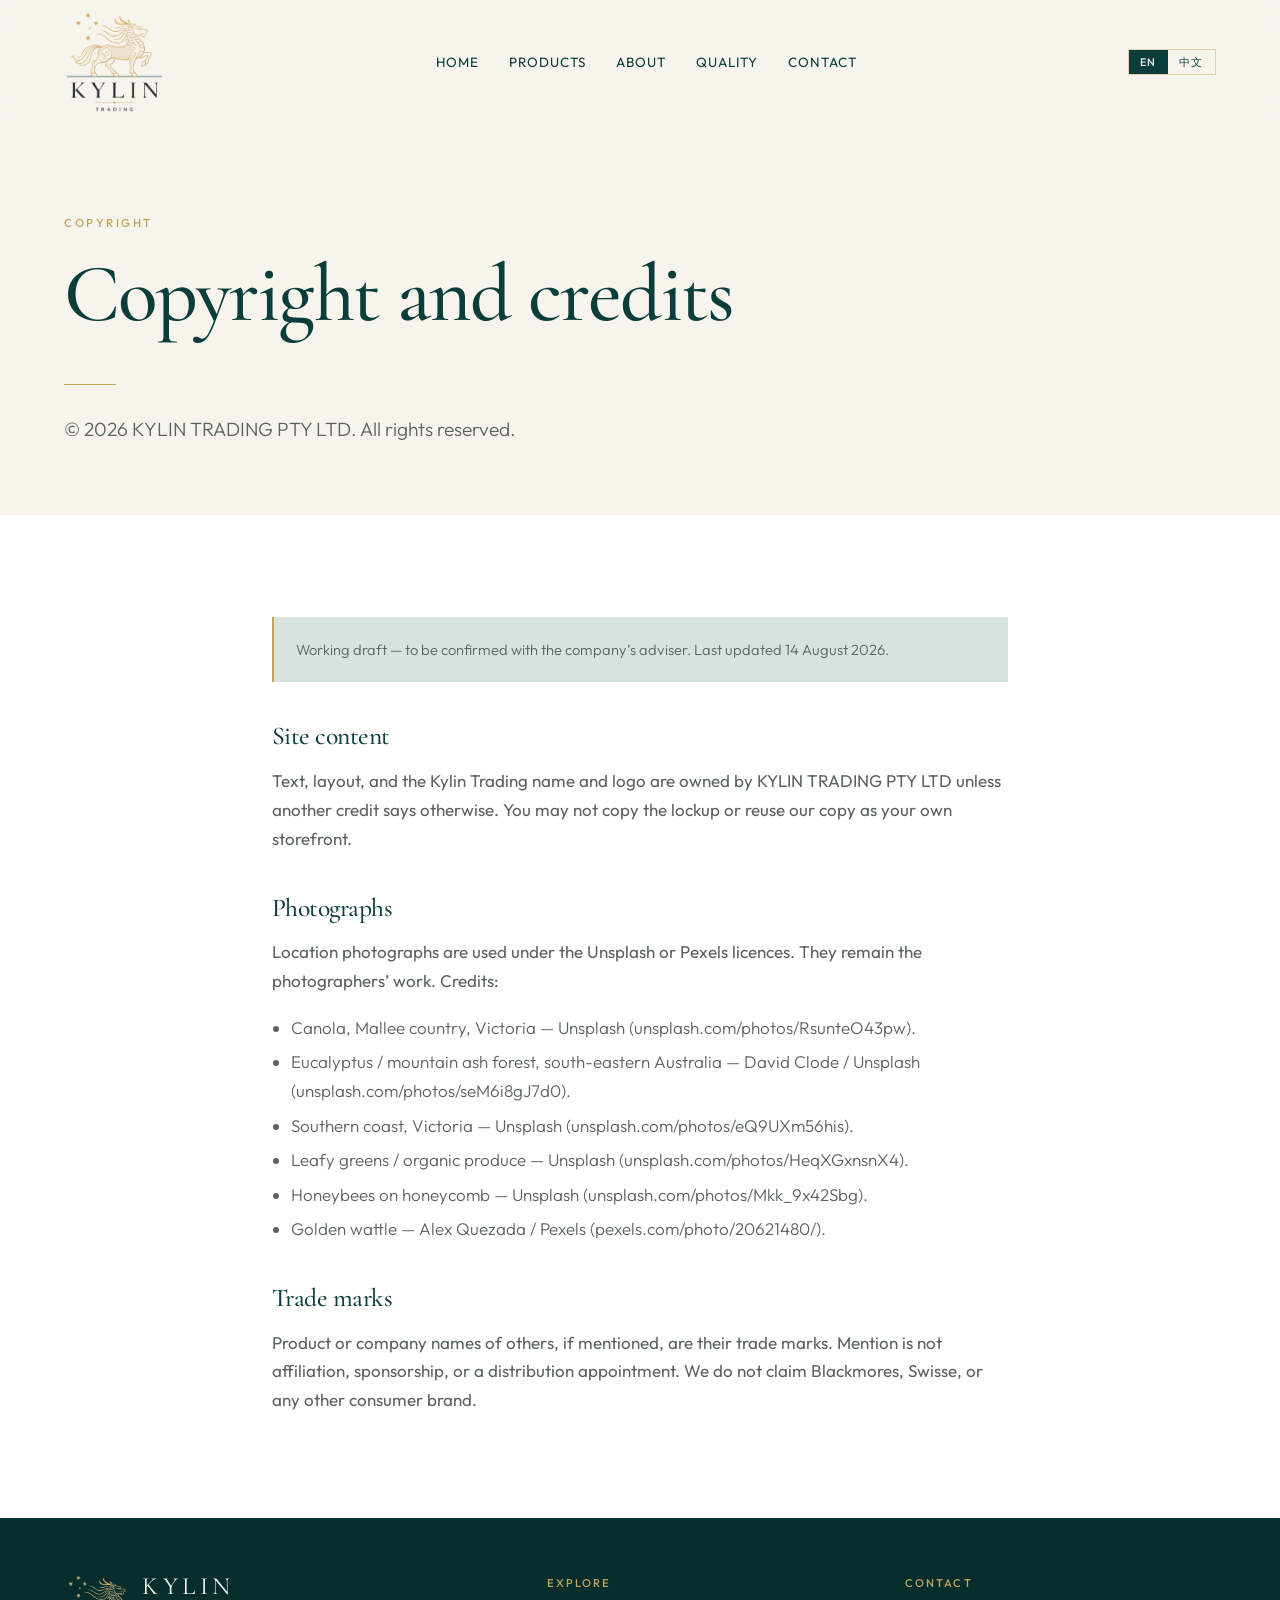
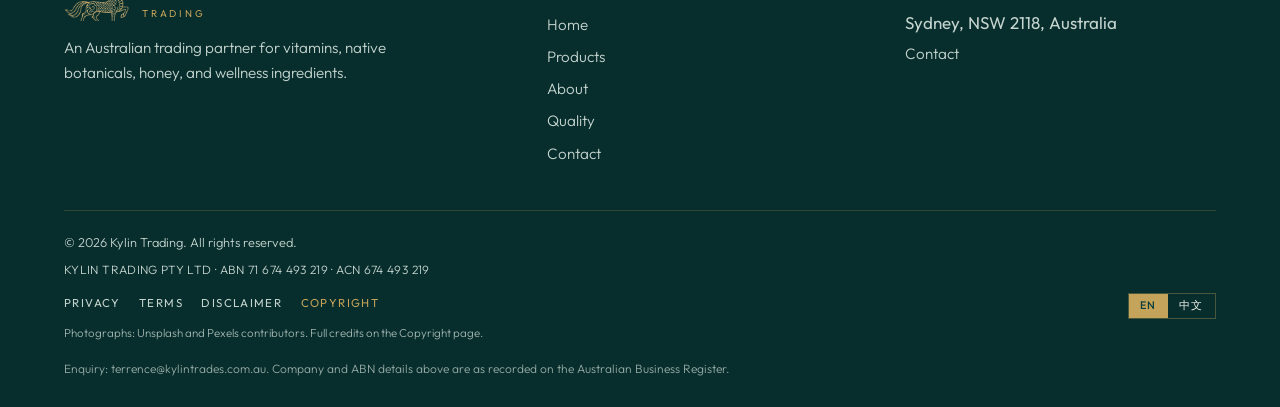
<file: copyright.html>
<!DOCTYPE html>
<html lang="en-AU">
<head>
  <meta charset="utf-8">
  <meta name="viewport" content="width=device-width, initial-scale=1">
  <title>Copyright — Kylin Trading</title>
  <meta name="description" content="Copyright, photograph credits, and trade mark notice for Kylin Trading Pty Ltd.">
  <meta name="theme-color" content="#0B3D3A">
  <meta name="color-scheme" content="light">
  <link rel="icon" href="assets/apple-touch-icon.png" type="image/png">
  <link rel="icon" href="assets/favicon.svg" type="image/svg+xml">
  <link rel="apple-touch-icon" href="assets/apple-touch-icon.png">
  <meta property="og:site_name" content="Kylin Trading">
  <meta property="og:title" content="Copyright — Kylin Trading">
  <meta property="og:description" content="Copyright, photograph credits, and trade mark notice for Kylin Trading Pty Ltd.">
  <meta property="og:type" content="website">
  <meta property="og:locale" content="en_AU">
  <meta property="og:locale:alternate" content="zh_CN">
  <meta property="og:image" content="assets/og-image.png">
  <meta name="twitter:card" content="summary_large_image">
  <meta name="twitter:title" content="Copyright — Kylin Trading">
  <meta name="twitter:description" content="Copyright, photograph credits, and trade mark notice for Kylin Trading Pty Ltd.">
  <link rel="preconnect" href="https://fonts.googleapis.com">
  <link rel="preconnect" href="https://fonts.gstatic.com" crossorigin>
  <link href="https://fonts.googleapis.com/css2?family=Cormorant+Garamond:ital,wght@0,500;0,600;1,500&family=Outfit:wght@300;400;500;600&display=swap" rel="stylesheet">
  <link rel="stylesheet" href="css/styles.css">
</head>
<body data-page="copyright">
  <a class="skip-link" href="#main" data-i18n="nav.skip">Skip to content</a>
  <header class="site-header">
    <div class="wrap header-inner">
      <a class="logo logo-slot" href="index.html">
        <img class="logo-img" src="assets/logo.png" alt="Kylin Trading">
      </a>
      <nav class="nav-desktop" aria-label="Primary">
          <a href="index.html" data-i18n="nav.home">Home</a>
          <a href="products.html" data-i18n="nav.products">Products</a>
          <a href="about.html" data-i18n="nav.about">About</a>
          <a href="quality.html" data-i18n="nav.quality">Quality</a>
          <a href="contact.html" data-i18n="nav.contact">Contact</a>
      </nav>
      <div class="header-actions">
        <div class="lang-switch" role="group" aria-label="Language">
          <button type="button" data-lang-set="en" aria-pressed="true">EN</button>
          <button type="button" data-lang-set="zh" aria-pressed="false">中文</button>
        </div>
        <button class="menu-toggle" type="button" aria-expanded="false" aria-controls="mobile-nav" data-i18n-aria="nav.open" aria-label="Open menu">
          <span></span><span></span><span></span>
        </button>
      </div>
    </div>
  </header>
  <div class="nav-mobile" id="mobile-nav" aria-hidden="true">
    <div class="nav-mobile-top">
      <span class="nav-mobile-brand">Kylin</span>
      <button class="nav-mobile-close" type="button" data-i18n-aria="nav.close" aria-label="Close menu">×</button>
    </div>
    <nav aria-label="Mobile">
          <a href="index.html" data-i18n="nav.home">Home</a>
          <a href="products.html" data-i18n="nav.products">Products</a>
          <a href="about.html" data-i18n="nav.about">About</a>
          <a href="quality.html" data-i18n="nav.quality">Quality</a>
          <a href="contact.html" data-i18n="nav.contact">Contact</a>
    </nav>
    <div class="lang-switch" role="group" aria-label="Language">
          <button type="button" data-lang-set="en" aria-pressed="true">EN</button>
          <button type="button" data-lang-set="zh" aria-pressed="false">中文</button>
        </div>
  </div>
  <main id="main">
    <header class="page-hero">
      <div class="wrap">
        <p class="eyebrow" data-i18n="copy.eyebrow">Copyright</p>
        <h1 data-i18n="copy.title">Copyright and credits</h1>
        <hr class="gold-rule">
        <p class="lead" data-i18n="copy.lead">© 2026 KYLIN TRADING PTY LTD. All rights reserved.</p>
      </div>
    </header>
    <section class="section section-white">
      <div class="wrap legal prose">
        <p class="note" data-i18n="legal.draft">Working draft — to be confirmed with the company’s adviser. Last updated 14 August 2026.</p>
        <h2 data-i18n="copy.site.title">Site content</h2>
        <p data-i18n="copy.site.body">Text, layout, and the Kylin Trading name and logo are owned by KYLIN TRADING PTY LTD unless another credit says otherwise. You may not copy the lockup or reuse our copy as your own storefront.</p>
        <h2 data-i18n="copy.photos.title">Photographs</h2>
        <p data-i18n="copy.photos.body">Location photographs are used under the Unsplash or Pexels licences. They remain the photographers’ work. Credits:</p>
        <ul>
          <li data-i18n="copy.p1">Canola, Mallee country, Victoria — Unsplash (unsplash.com/photos/RsunteO43pw).</li>
          <li data-i18n="copy.p2">Eucalyptus / mountain ash forest, south-eastern Australia — David Clode / Unsplash (unsplash.com/photos/seM6i8gJ7d0).</li>
          <li data-i18n="copy.p3">Southern coast, Victoria — Unsplash (unsplash.com/photos/eQ9UXm56his).</li>
          <li data-i18n="copy.p4">Leafy greens / organic produce — Unsplash (unsplash.com/photos/HeqXGxnsnX4).</li>
          <li data-i18n="copy.p5">Honeybees on honeycomb — Unsplash (unsplash.com/photos/Mkk_9x42Sbg).</li>
          <li data-i18n="copy.p6">Golden wattle — Alex Quezada / Pexels (pexels.com/photo/20621480/).</li>
        </ul>
        <h2 data-i18n="copy.marks.title">Trade marks</h2>
        <p data-i18n="copy.marks.body">Product or company names of others, if mentioned, are their trade marks. Mention is not affiliation, sponsorship, or a distribution appointment. We do not claim Blackmores, Swisse, or any other consumer brand.</p>
      </div>
    </section>
  </main>
  <footer class="site-footer">
    <div class="wrap">
      <div class="footer-grid">
        <div class="footer-brand">
          <a class="footer-logo" href="index.html" aria-label="Kylin Trading">
            <img class="footer-seal" src="assets/logo-mark.png" alt="">
            <span>
              <span class="footer-wordmark">Kylin</span>
              <span class="footer-logo-sub">Trading</span>
            </span>
          </a>
          <p class="footer-tagline" data-i18n="footer.tagline">An Australian trading partner for vitamins, native botanicals, honey, and wellness ingredients.</p>
        </div>
        <div class="footer-col">
          <h4 data-i18n="footer.explore">Explore</h4>
          <ul>
            <li><a href="index.html" data-i18n="nav.home">Home</a></li>
            <li><a href="products.html" data-i18n="nav.products">Products</a></li>
            <li><a href="about.html" data-i18n="nav.about">About</a></li>
            <li><a href="quality.html" data-i18n="nav.quality">Quality</a></li>
            <li><a href="contact.html" data-i18n="nav.contact">Contact</a></li>
          </ul>
        </div>
        <div class="footer-col">
          <h4 data-i18n="footer.contact">Contact</h4>
          <ul>
            <li><span data-i18n="footer.location">Sydney, NSW 2118, Australia</span></li>
            <li><a href="contact.html" data-i18n="nav.contact">Contact</a></li>
          </ul>
        </div>
      </div>
      <div class="footer-base">
        <div class="footer-meta">
          <span data-i18n="footer.rights">© 2026 Kylin Trading. All rights reserved.</span>
          <p class="footer-entity">KYLIN TRADING PTY LTD · ABN 71 674 493 219 · ACN 674 493 219</p>
          <nav class="footer-legal" aria-label="Legal">
            <a href="privacy.html" data-i18n="nav.privacy">Privacy</a>
            <a href="terms.html" data-i18n="nav.terms">Terms</a>
            <a href="disclaimer.html" data-i18n="nav.disclaimer">Disclaimer</a>
            <a href="copyright.html" aria-current="page" data-i18n="nav.copyright">Copyright</a>
          </nav>
          <p class="footer-credit" data-i18n="footer.photos">Photographs: Unsplash and Pexels contributors. Full credits on the Copyright page.</p>
          <p class="footer-proposed" data-i18n="footer.proposed">A live enquiry mailbox and a street address will be published once confirmed. Company and ABN details above are as recorded on the Australian Business Register.</p>
        </div>
        <div class="lang-switch" role="group" aria-label="Language">
          <button type="button" data-lang-set="en" aria-pressed="true">EN</button>
          <button type="button" data-lang-set="zh" aria-pressed="false">中文</button>
        </div>
      </div>
    </div>
  </footer>
  <script src="js/main.js"></script>
</body>
</html>
</file>
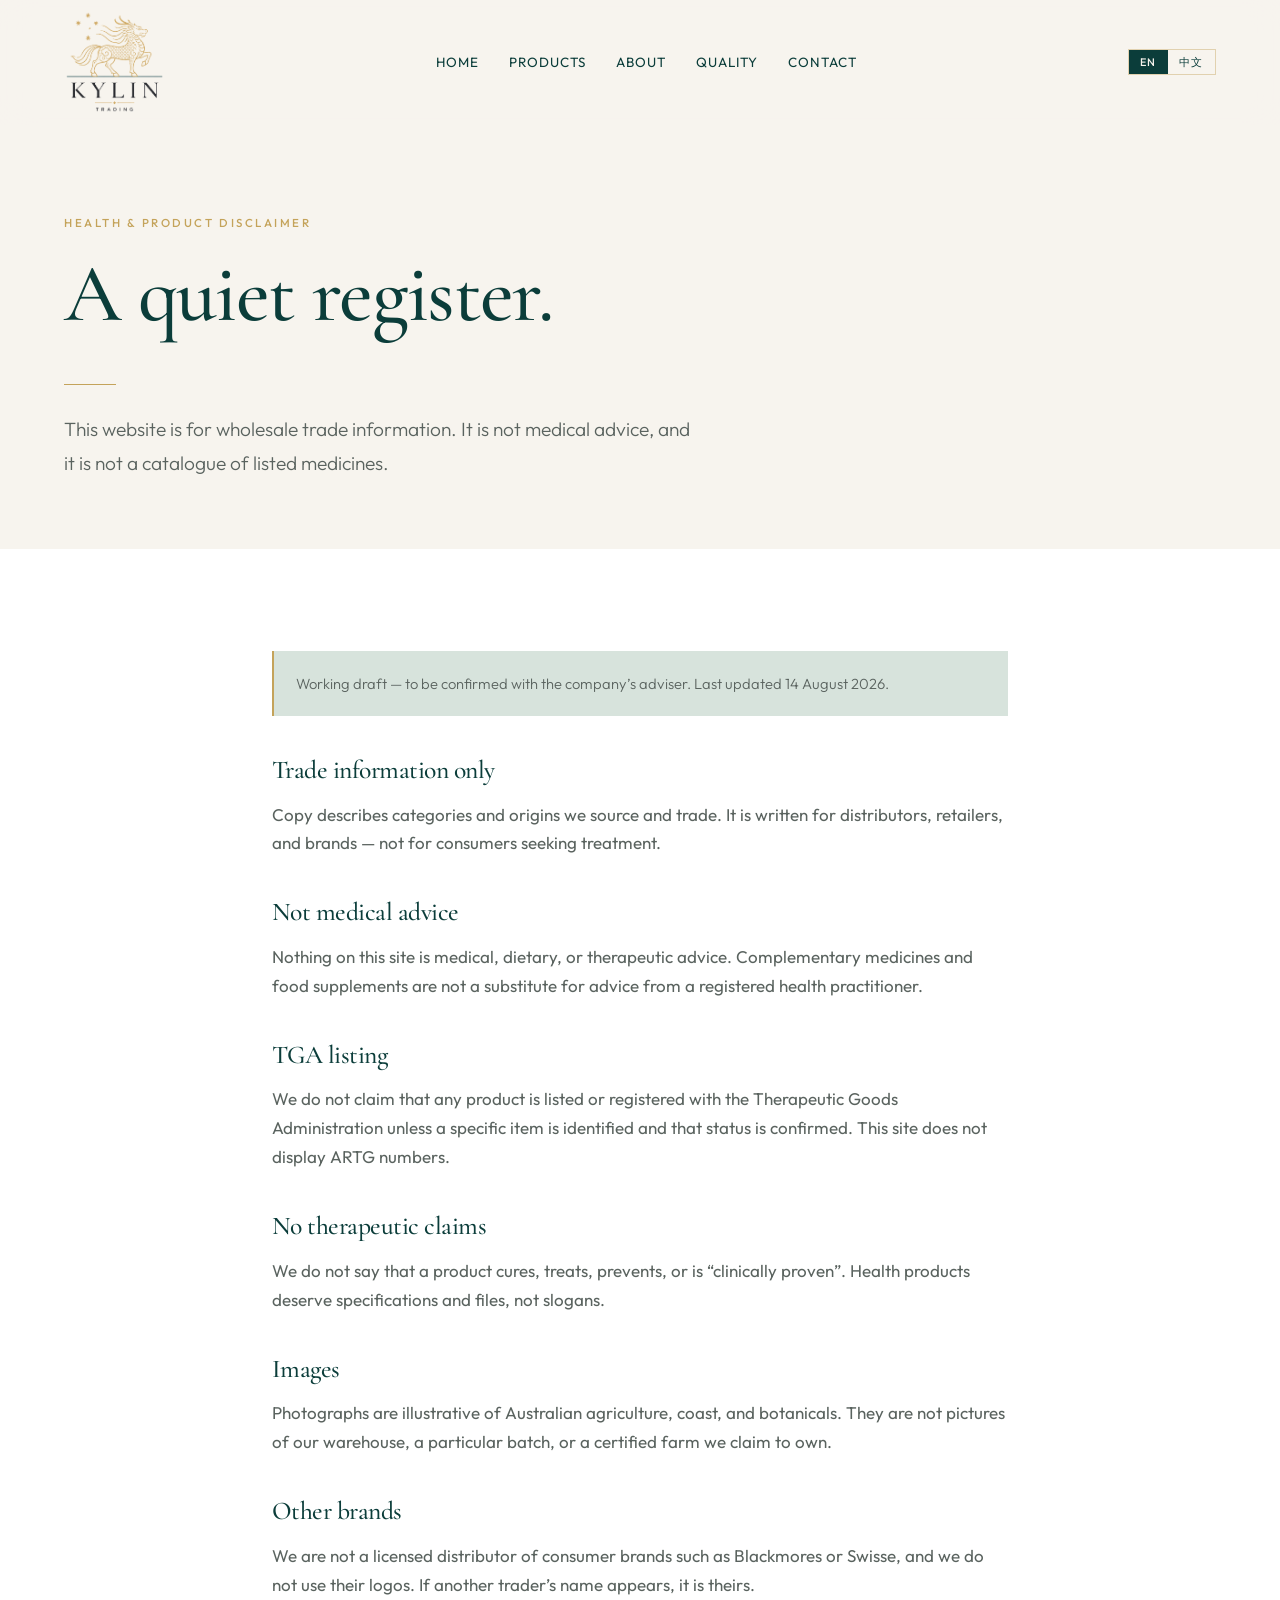
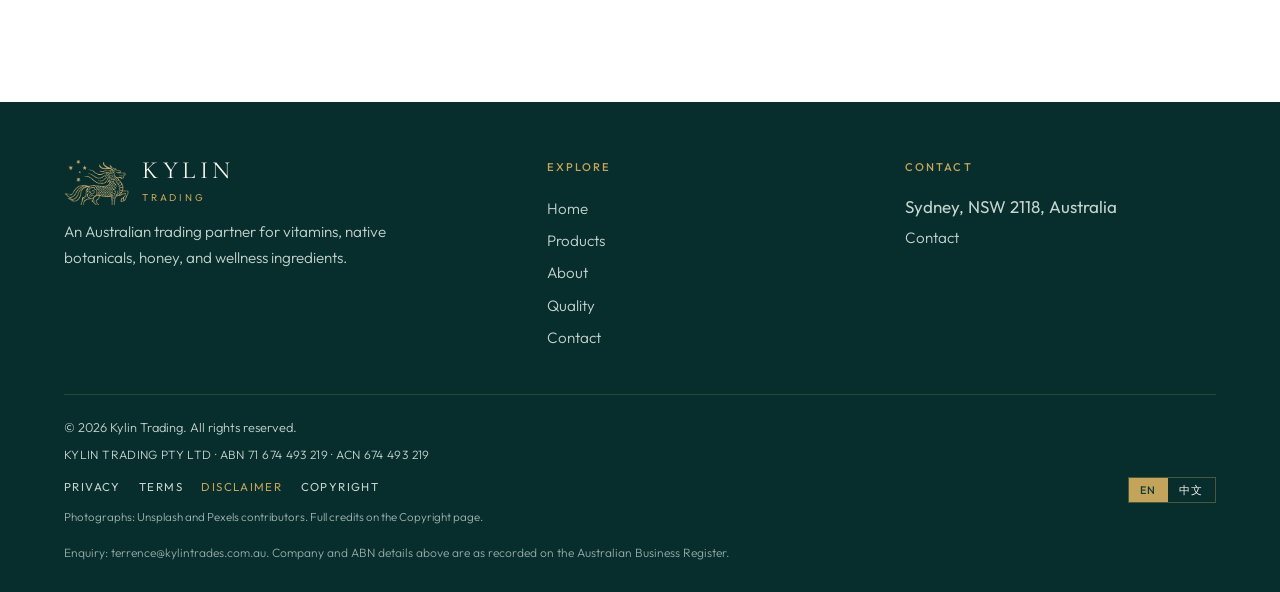
<file: disclaimer.html>
<!DOCTYPE html>
<html lang="en-AU">
<head>
  <meta charset="utf-8">
  <meta name="viewport" content="width=device-width, initial-scale=1">
  <title>Health & product disclaimer — Kylin Trading</title>
  <meta name="description" content="Trade information only. No medical advice, no unconfirmed TGA listing, no therapeutic claims.">
  <meta name="theme-color" content="#0B3D3A">
  <meta name="color-scheme" content="light">
  <link rel="icon" href="assets/apple-touch-icon.png" type="image/png">
  <link rel="icon" href="assets/favicon.svg" type="image/svg+xml">
  <link rel="apple-touch-icon" href="assets/apple-touch-icon.png">
  <meta property="og:site_name" content="Kylin Trading">
  <meta property="og:title" content="Health & product disclaimer — Kylin Trading">
  <meta property="og:description" content="Trade information only. No medical advice, no unconfirmed TGA listing, no therapeutic claims.">
  <meta property="og:type" content="website">
  <meta property="og:locale" content="en_AU">
  <meta property="og:locale:alternate" content="zh_CN">
  <meta property="og:image" content="assets/og-image.png">
  <meta name="twitter:card" content="summary_large_image">
  <meta name="twitter:title" content="Health & product disclaimer — Kylin Trading">
  <meta name="twitter:description" content="Trade information only. No medical advice, no unconfirmed TGA listing, no therapeutic claims.">
  <link rel="preconnect" href="https://fonts.googleapis.com">
  <link rel="preconnect" href="https://fonts.gstatic.com" crossorigin>
  <link href="https://fonts.googleapis.com/css2?family=Cormorant+Garamond:ital,wght@0,500;0,600;1,500&family=Outfit:wght@300;400;500;600&display=swap" rel="stylesheet">
  <link rel="stylesheet" href="css/styles.css">
</head>
<body data-page="disclaimer">
  <a class="skip-link" href="#main" data-i18n="nav.skip">Skip to content</a>
  <header class="site-header">
    <div class="wrap header-inner">
      <a class="logo logo-slot" href="index.html">
        <img class="logo-img" src="assets/logo.png" alt="Kylin Trading">
      </a>
      <nav class="nav-desktop" aria-label="Primary">
          <a href="index.html" data-i18n="nav.home">Home</a>
          <a href="products.html" data-i18n="nav.products">Products</a>
          <a href="about.html" data-i18n="nav.about">About</a>
          <a href="quality.html" data-i18n="nav.quality">Quality</a>
          <a href="contact.html" data-i18n="nav.contact">Contact</a>
      </nav>
      <div class="header-actions">
        <div class="lang-switch" role="group" aria-label="Language">
          <button type="button" data-lang-set="en" aria-pressed="true">EN</button>
          <button type="button" data-lang-set="zh" aria-pressed="false">中文</button>
        </div>
        <button class="menu-toggle" type="button" aria-expanded="false" aria-controls="mobile-nav" data-i18n-aria="nav.open" aria-label="Open menu">
          <span></span><span></span><span></span>
        </button>
      </div>
    </div>
  </header>
  <div class="nav-mobile" id="mobile-nav" aria-hidden="true">
    <div class="nav-mobile-top">
      <span class="nav-mobile-brand">Kylin</span>
      <button class="nav-mobile-close" type="button" data-i18n-aria="nav.close" aria-label="Close menu">×</button>
    </div>
    <nav aria-label="Mobile">
          <a href="index.html" data-i18n="nav.home">Home</a>
          <a href="products.html" data-i18n="nav.products">Products</a>
          <a href="about.html" data-i18n="nav.about">About</a>
          <a href="quality.html" data-i18n="nav.quality">Quality</a>
          <a href="contact.html" data-i18n="nav.contact">Contact</a>
    </nav>
    <div class="lang-switch" role="group" aria-label="Language">
          <button type="button" data-lang-set="en" aria-pressed="true">EN</button>
          <button type="button" data-lang-set="zh" aria-pressed="false">中文</button>
        </div>
  </div>
  <main id="main">
    <header class="page-hero">
      <div class="wrap">
        <p class="eyebrow" data-i18n="disc.eyebrow">Health &amp; product disclaimer</p>
        <h1 data-i18n="disc.title">A quiet register.</h1>
        <hr class="gold-rule">
        <p class="lead" data-i18n="disc.lead">This website is for wholesale trade information. It is not medical advice, and it is not a catalogue of listed medicines.</p>
      </div>
    </header>
    <section class="section section-white">
      <div class="wrap legal prose">
        <p class="note" data-i18n="legal.draft">Working draft — to be confirmed with the company’s adviser. Last updated 14 August 2026.</p>
        <h2 data-i18n="disc.trade.title">Trade information only</h2>
        <p data-i18n="disc.trade.body">Copy describes categories and origins we source and trade. It is written for distributors, retailers, and brands — not for consumers seeking treatment.</p>
        <h2 data-i18n="disc.medical.title">Not medical advice</h2>
        <p data-i18n="disc.medical.body">Nothing on this site is medical, dietary, or therapeutic advice. Complementary medicines and food supplements are not a substitute for advice from a registered health practitioner.</p>
        <h2 data-i18n="disc.tga.title">TGA listing</h2>
        <p data-i18n="disc.tga.body">We do not claim that any product is listed or registered with the Therapeutic Goods Administration unless a specific item is identified and that status is confirmed. This site does not display ARTG numbers.</p>
        <h2 data-i18n="disc.claims.title">No therapeutic claims</h2>
        <p data-i18n="disc.claims.body">We do not say that a product cures, treats, prevents, or is “clinically proven”. Health products deserve specifications and files, not slogans.</p>
        <h2 data-i18n="disc.images.title">Images</h2>
        <p data-i18n="disc.images.body">Photographs are illustrative of Australian agriculture, coast, and botanicals. They are not pictures of our warehouse, a particular batch, or a certified farm we claim to own.</p>
        <h2 data-i18n="disc.brands.title">Other brands</h2>
        <p data-i18n="disc.brands.body">We are not a licensed distributor of consumer brands such as Blackmores or Swisse, and we do not use their logos. If another trader’s name appears, it is theirs.</p>
      </div>
    </section>
  </main>
  <footer class="site-footer">
    <div class="wrap">
      <div class="footer-grid">
        <div class="footer-brand">
          <a class="footer-logo" href="index.html" aria-label="Kylin Trading">
            <img class="footer-seal" src="assets/logo-mark.png" alt="">
            <span>
              <span class="footer-wordmark">Kylin</span>
              <span class="footer-logo-sub">Trading</span>
            </span>
          </a>
          <p class="footer-tagline" data-i18n="footer.tagline">An Australian trading partner for vitamins, native botanicals, honey, and wellness ingredients.</p>
        </div>
        <div class="footer-col">
          <h4 data-i18n="footer.explore">Explore</h4>
          <ul>
            <li><a href="index.html" data-i18n="nav.home">Home</a></li>
            <li><a href="products.html" data-i18n="nav.products">Products</a></li>
            <li><a href="about.html" data-i18n="nav.about">About</a></li>
            <li><a href="quality.html" data-i18n="nav.quality">Quality</a></li>
            <li><a href="contact.html" data-i18n="nav.contact">Contact</a></li>
          </ul>
        </div>
        <div class="footer-col">
          <h4 data-i18n="footer.contact">Contact</h4>
          <ul>
            <li><span data-i18n="footer.location">Sydney, NSW 2118, Australia</span></li>
            <li><a href="contact.html" data-i18n="nav.contact">Contact</a></li>
          </ul>
        </div>
      </div>
      <div class="footer-base">
        <div class="footer-meta">
          <span data-i18n="footer.rights">© 2026 Kylin Trading. All rights reserved.</span>
          <p class="footer-entity">KYLIN TRADING PTY LTD · ABN 71 674 493 219 · ACN 674 493 219</p>
          <nav class="footer-legal" aria-label="Legal">
            <a href="privacy.html" data-i18n="nav.privacy">Privacy</a>
            <a href="terms.html" data-i18n="nav.terms">Terms</a>
            <a href="disclaimer.html" aria-current="page" data-i18n="nav.disclaimer">Disclaimer</a>
            <a href="copyright.html" data-i18n="nav.copyright">Copyright</a>
          </nav>
          <p class="footer-credit" data-i18n="footer.photos">Photographs: Unsplash and Pexels contributors. Full credits on the Copyright page.</p>
          <p class="footer-proposed" data-i18n="footer.proposed">A live enquiry mailbox and a street address will be published once confirmed. Company and ABN details above are as recorded on the Australian Business Register.</p>
        </div>
        <div class="lang-switch" role="group" aria-label="Language">
          <button type="button" data-lang-set="en" aria-pressed="true">EN</button>
          <button type="button" data-lang-set="zh" aria-pressed="false">中文</button>
        </div>
      </div>
    </div>
  </footer>
  <script src="js/main.js"></script>
</body>
</html>
</file>
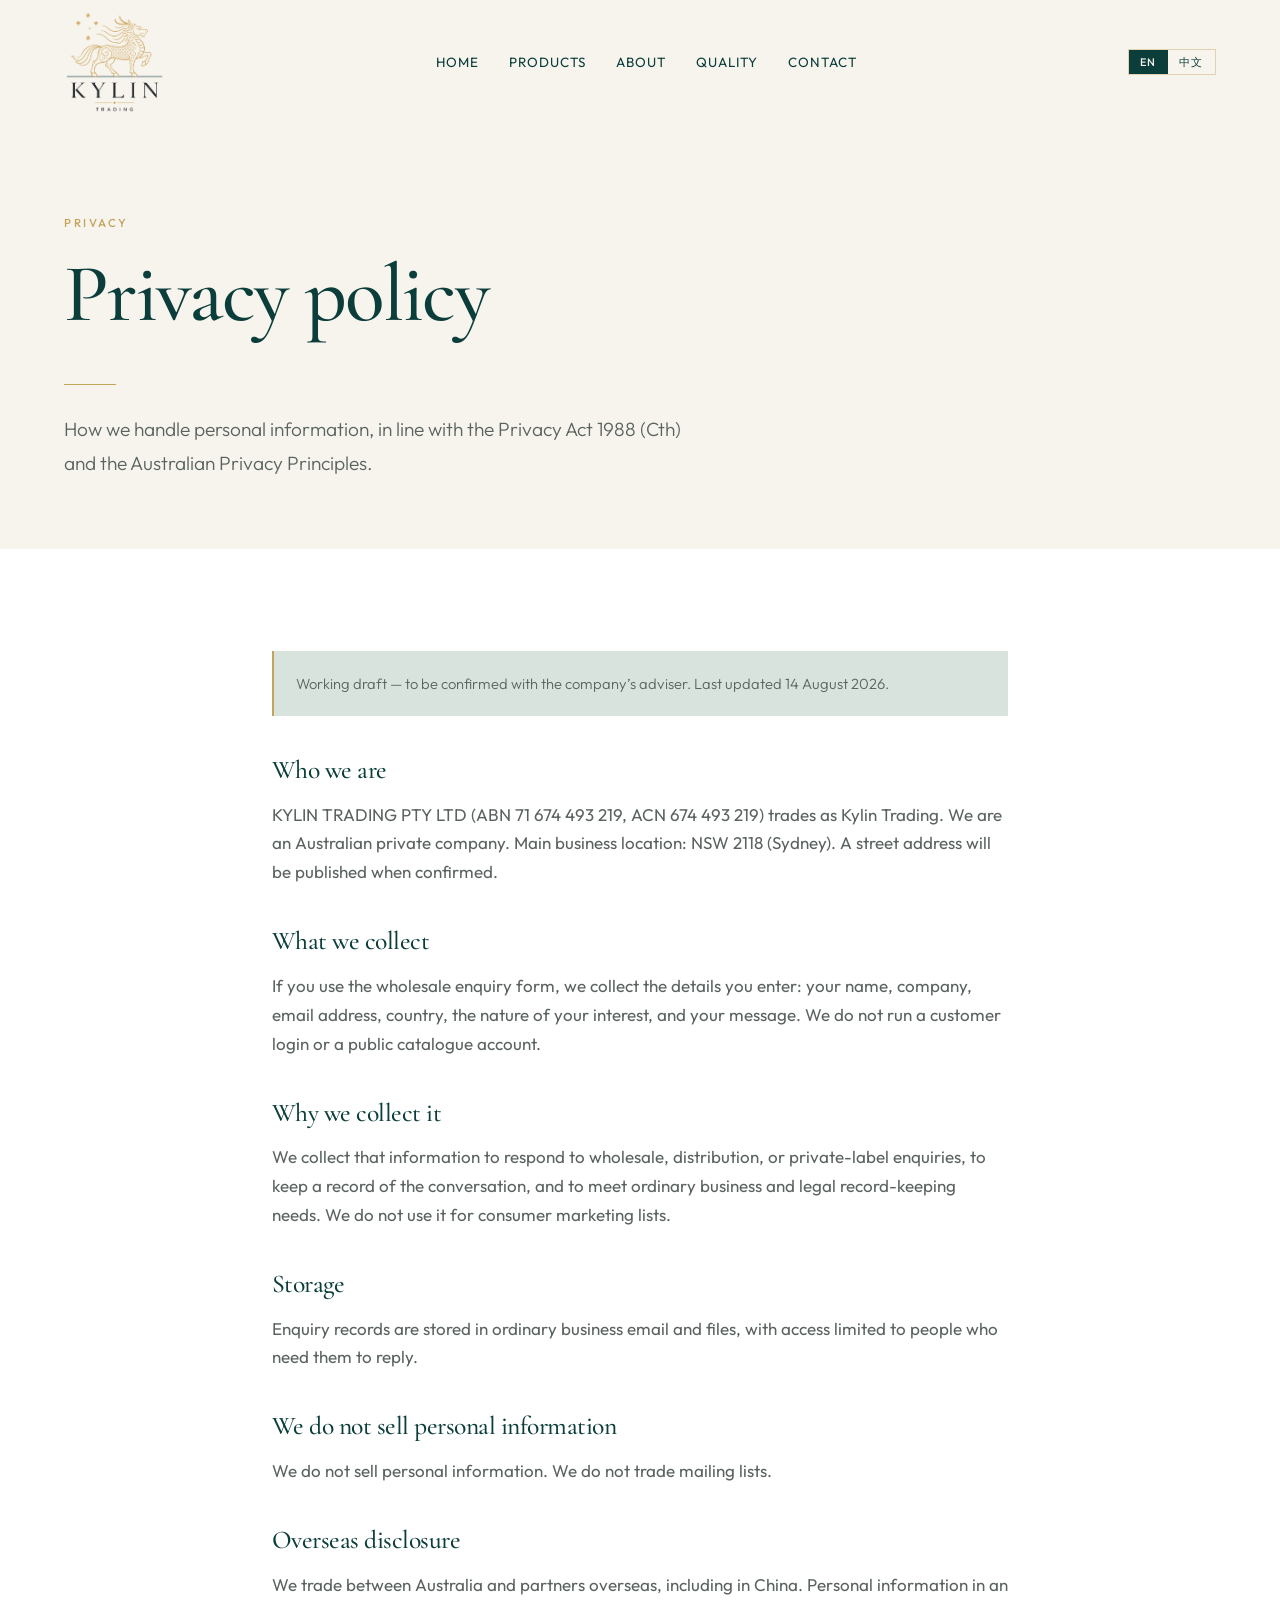
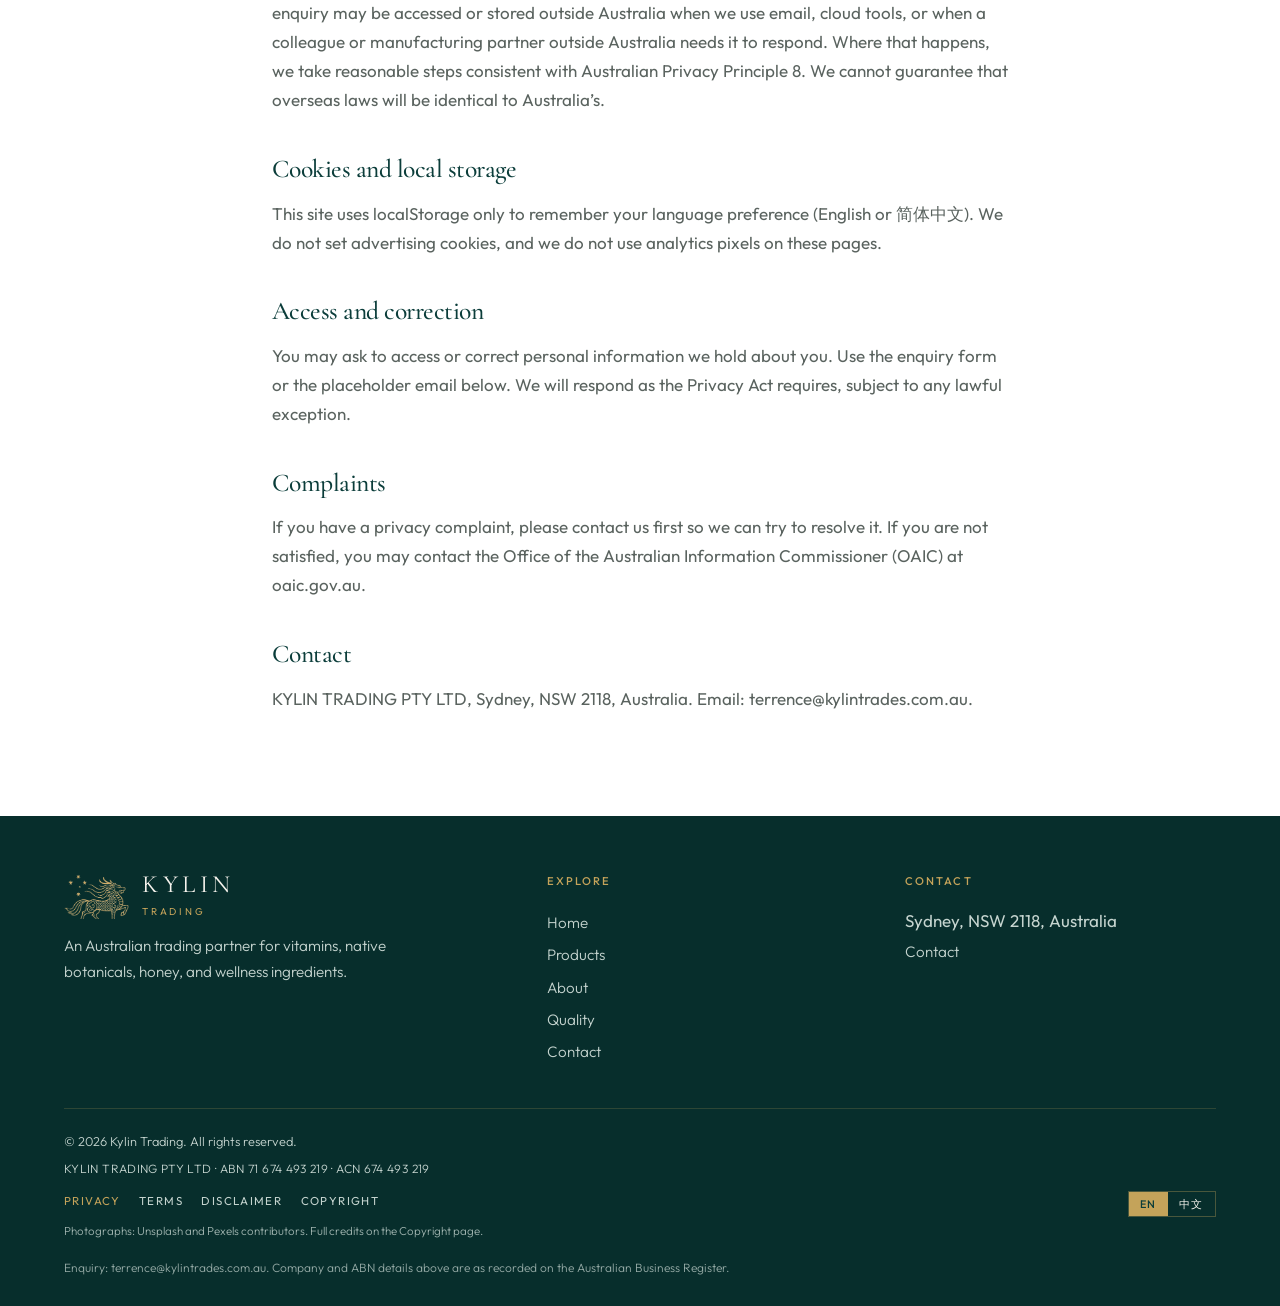
<file: privacy.html>
<!DOCTYPE html>
<html lang="en-AU">
<head>
  <meta charset="utf-8">
  <meta name="viewport" content="width=device-width, initial-scale=1">
  <title>Privacy policy — Kylin Trading</title>
  <meta name="description" content="Privacy policy for Kylin Trading Pty Ltd. Privacy Act 1988 (Cth) and Australian Privacy Principles.">
  <meta name="theme-color" content="#0B3D3A">
  <meta name="color-scheme" content="light">
  <link rel="icon" href="assets/apple-touch-icon.png" type="image/png">
  <link rel="icon" href="assets/favicon.svg" type="image/svg+xml">
  <link rel="apple-touch-icon" href="assets/apple-touch-icon.png">
  <meta property="og:site_name" content="Kylin Trading">
  <meta property="og:title" content="Privacy policy — Kylin Trading">
  <meta property="og:description" content="Privacy policy for Kylin Trading Pty Ltd. Privacy Act 1988 (Cth) and Australian Privacy Principles.">
  <meta property="og:type" content="website">
  <meta property="og:locale" content="en_AU">
  <meta property="og:locale:alternate" content="zh_CN">
  <meta property="og:image" content="assets/og-image.png">
  <meta name="twitter:card" content="summary_large_image">
  <meta name="twitter:title" content="Privacy policy — Kylin Trading">
  <meta name="twitter:description" content="Privacy policy for Kylin Trading Pty Ltd. Privacy Act 1988 (Cth) and Australian Privacy Principles.">
  <link rel="preconnect" href="https://fonts.googleapis.com">
  <link rel="preconnect" href="https://fonts.gstatic.com" crossorigin>
  <link href="https://fonts.googleapis.com/css2?family=Cormorant+Garamond:ital,wght@0,500;0,600;1,500&family=Outfit:wght@300;400;500;600&display=swap" rel="stylesheet">
  <link rel="stylesheet" href="css/styles.css">
</head>
<body data-page="privacy">
  <a class="skip-link" href="#main" data-i18n="nav.skip">Skip to content</a>
  <header class="site-header">
    <div class="wrap header-inner">
      <a class="logo logo-slot" href="index.html">
        <img class="logo-img" src="assets/logo.png" alt="Kylin Trading">
      </a>
      <nav class="nav-desktop" aria-label="Primary">
          <a href="index.html" data-i18n="nav.home">Home</a>
          <a href="products.html" data-i18n="nav.products">Products</a>
          <a href="about.html" data-i18n="nav.about">About</a>
          <a href="quality.html" data-i18n="nav.quality">Quality</a>
          <a href="contact.html" data-i18n="nav.contact">Contact</a>
      </nav>
      <div class="header-actions">
        <div class="lang-switch" role="group" aria-label="Language">
          <button type="button" data-lang-set="en" aria-pressed="true">EN</button>
          <button type="button" data-lang-set="zh" aria-pressed="false">中文</button>
        </div>
        <button class="menu-toggle" type="button" aria-expanded="false" aria-controls="mobile-nav" data-i18n-aria="nav.open" aria-label="Open menu">
          <span></span><span></span><span></span>
        </button>
      </div>
    </div>
  </header>
  <div class="nav-mobile" id="mobile-nav" aria-hidden="true">
    <div class="nav-mobile-top">
      <span class="nav-mobile-brand">Kylin</span>
      <button class="nav-mobile-close" type="button" data-i18n-aria="nav.close" aria-label="Close menu">×</button>
    </div>
    <nav aria-label="Mobile">
          <a href="index.html" data-i18n="nav.home">Home</a>
          <a href="products.html" data-i18n="nav.products">Products</a>
          <a href="about.html" data-i18n="nav.about">About</a>
          <a href="quality.html" data-i18n="nav.quality">Quality</a>
          <a href="contact.html" data-i18n="nav.contact">Contact</a>
    </nav>
    <div class="lang-switch" role="group" aria-label="Language">
          <button type="button" data-lang-set="en" aria-pressed="true">EN</button>
          <button type="button" data-lang-set="zh" aria-pressed="false">中文</button>
        </div>
  </div>
  <main id="main">
    <header class="page-hero">
      <div class="wrap">
        <p class="eyebrow" data-i18n="privacy.eyebrow">Privacy</p>
        <h1 data-i18n="privacy.title">Privacy policy</h1>
        <hr class="gold-rule">
        <p class="lead" data-i18n="privacy.lead">How we handle personal information, in line with the Privacy Act 1988 (Cth) and the Australian Privacy Principles.</p>
      </div>
    </header>
    <section class="section section-white">
      <div class="wrap legal prose">
        <p class="note" data-i18n="legal.draft">Working draft — to be confirmed with the company’s adviser. Last updated 14 August 2026.</p>
        <h2 data-i18n="privacy.who.title">Who we are</h2>
        <p data-i18n="privacy.who.body">KYLIN TRADING PTY LTD (ABN 71 674 493 219, ACN 674 493 219) trades as Kylin Trading. We are an Australian private company. Main business location: NSW 2118 (Sydney). A street address will be published when confirmed.</p>
        <h2 data-i18n="privacy.collect.title">What we collect</h2>
        <p data-i18n="privacy.collect.body">If you use the wholesale enquiry form, we collect the details you enter: your name, company, email address, country, the nature of your interest, and your message. We do not run a customer login or a public catalogue account.</p>
        <h2 data-i18n="privacy.why.title">Why we collect it</h2>
        <p data-i18n="privacy.why.body">We collect that information to respond to wholesale, distribution, or private-label enquiries, to keep a record of the conversation, and to meet ordinary business and legal record-keeping needs. We do not use it for consumer marketing lists.</p>
        <h2 data-i18n="privacy.store.title">Storage</h2>
        <p data-i18n="privacy.store.body">Until a live mailbox is connected, the demonstration form does not transmit your details to our servers — they stay in your browser for validation only. Once a mailbox is live, enquiry records will be stored in ordinary business email and files, with access limited to people who need them to reply.</p>
        <h2 data-i18n="privacy.sale.title">We do not sell personal information</h2>
        <p data-i18n="privacy.sale.body">We do not sell personal information. We do not trade mailing lists.</p>
        <h2 data-i18n="privacy.overseas.title">Overseas disclosure</h2>
        <p data-i18n="privacy.overseas.body">We trade between Australia and partners overseas, including in China. Personal information in an enquiry may be accessed or stored outside Australia when we use email, cloud tools, or when a colleague or manufacturing partner outside Australia needs it to respond. Where that happens, we take reasonable steps consistent with Australian Privacy Principle 8. We cannot guarantee that overseas laws will be identical to Australia’s.</p>
        <h2 data-i18n="privacy.cookies.title">Cookies and local storage</h2>
        <p data-i18n="privacy.cookies.body">This site uses localStorage only to remember your language preference (English or 简体中文). We do not set advertising cookies, and we do not use analytics pixels on these pages.</p>
        <h2 data-i18n="privacy.access.title">Access and correction</h2>
        <p data-i18n="privacy.access.body">You may ask to access or correct personal information we hold about you. Use the enquiry form or the placeholder email below. We will respond as the Privacy Act requires, subject to any lawful exception.</p>
        <h2 data-i18n="privacy.complain.title">Complaints</h2>
        <p data-i18n="privacy.complain.body">If you have a privacy complaint, please contact us first so we can try to resolve it. If you are not satisfied, you may contact the Office of the Australian Information Commissioner (OAIC) at oaic.gov.au.</p>
        <h2 data-i18n="privacy.contact.title">Contact</h2>
        <p data-i18n="privacy.contact.body">KYLIN TRADING PTY LTD, Sydney, NSW 2118, Australia. Email: terrence@kylintrades.com.au.</p>
      </div>
    </section>
  </main>
  <footer class="site-footer">
    <div class="wrap">
      <div class="footer-grid">
        <div class="footer-brand">
          <a class="footer-logo" href="index.html" aria-label="Kylin Trading">
            <img class="footer-seal" src="assets/logo-mark.png" alt="">
            <span>
              <span class="footer-wordmark">Kylin</span>
              <span class="footer-logo-sub">Trading</span>
            </span>
          </a>
          <p class="footer-tagline" data-i18n="footer.tagline">An Australian trading partner for vitamins, native botanicals, honey, and wellness ingredients.</p>
        </div>
        <div class="footer-col">
          <h4 data-i18n="footer.explore">Explore</h4>
          <ul>
            <li><a href="index.html" data-i18n="nav.home">Home</a></li>
            <li><a href="products.html" data-i18n="nav.products">Products</a></li>
            <li><a href="about.html" data-i18n="nav.about">About</a></li>
            <li><a href="quality.html" data-i18n="nav.quality">Quality</a></li>
            <li><a href="contact.html" data-i18n="nav.contact">Contact</a></li>
          </ul>
        </div>
        <div class="footer-col">
          <h4 data-i18n="footer.contact">Contact</h4>
          <ul>
            <li><span data-i18n="footer.location">Sydney, NSW 2118, Australia</span></li>
            <li><a href="contact.html" data-i18n="nav.contact">Contact</a></li>
          </ul>
        </div>
      </div>
      <div class="footer-base">
        <div class="footer-meta">
          <span data-i18n="footer.rights">© 2026 Kylin Trading. All rights reserved.</span>
          <p class="footer-entity">KYLIN TRADING PTY LTD · ABN 71 674 493 219 · ACN 674 493 219</p>
          <nav class="footer-legal" aria-label="Legal">
            <a href="privacy.html" aria-current="page" data-i18n="nav.privacy">Privacy</a>
            <a href="terms.html" data-i18n="nav.terms">Terms</a>
            <a href="disclaimer.html" data-i18n="nav.disclaimer">Disclaimer</a>
            <a href="copyright.html" data-i18n="nav.copyright">Copyright</a>
          </nav>
          <p class="footer-credit" data-i18n="footer.photos">Photographs: Unsplash and Pexels contributors. Full credits on the Copyright page.</p>
          <p class="footer-proposed" data-i18n="footer.proposed">A live enquiry mailbox and a street address will be published once confirmed. Company and ABN details above are as recorded on the Australian Business Register.</p>
        </div>
        <div class="lang-switch" role="group" aria-label="Language">
          <button type="button" data-lang-set="en" aria-pressed="true">EN</button>
          <button type="button" data-lang-set="zh" aria-pressed="false">中文</button>
        </div>
      </div>
    </div>
  </footer>
  <script src="js/main.js"></script>
</body>
</html>
</file>
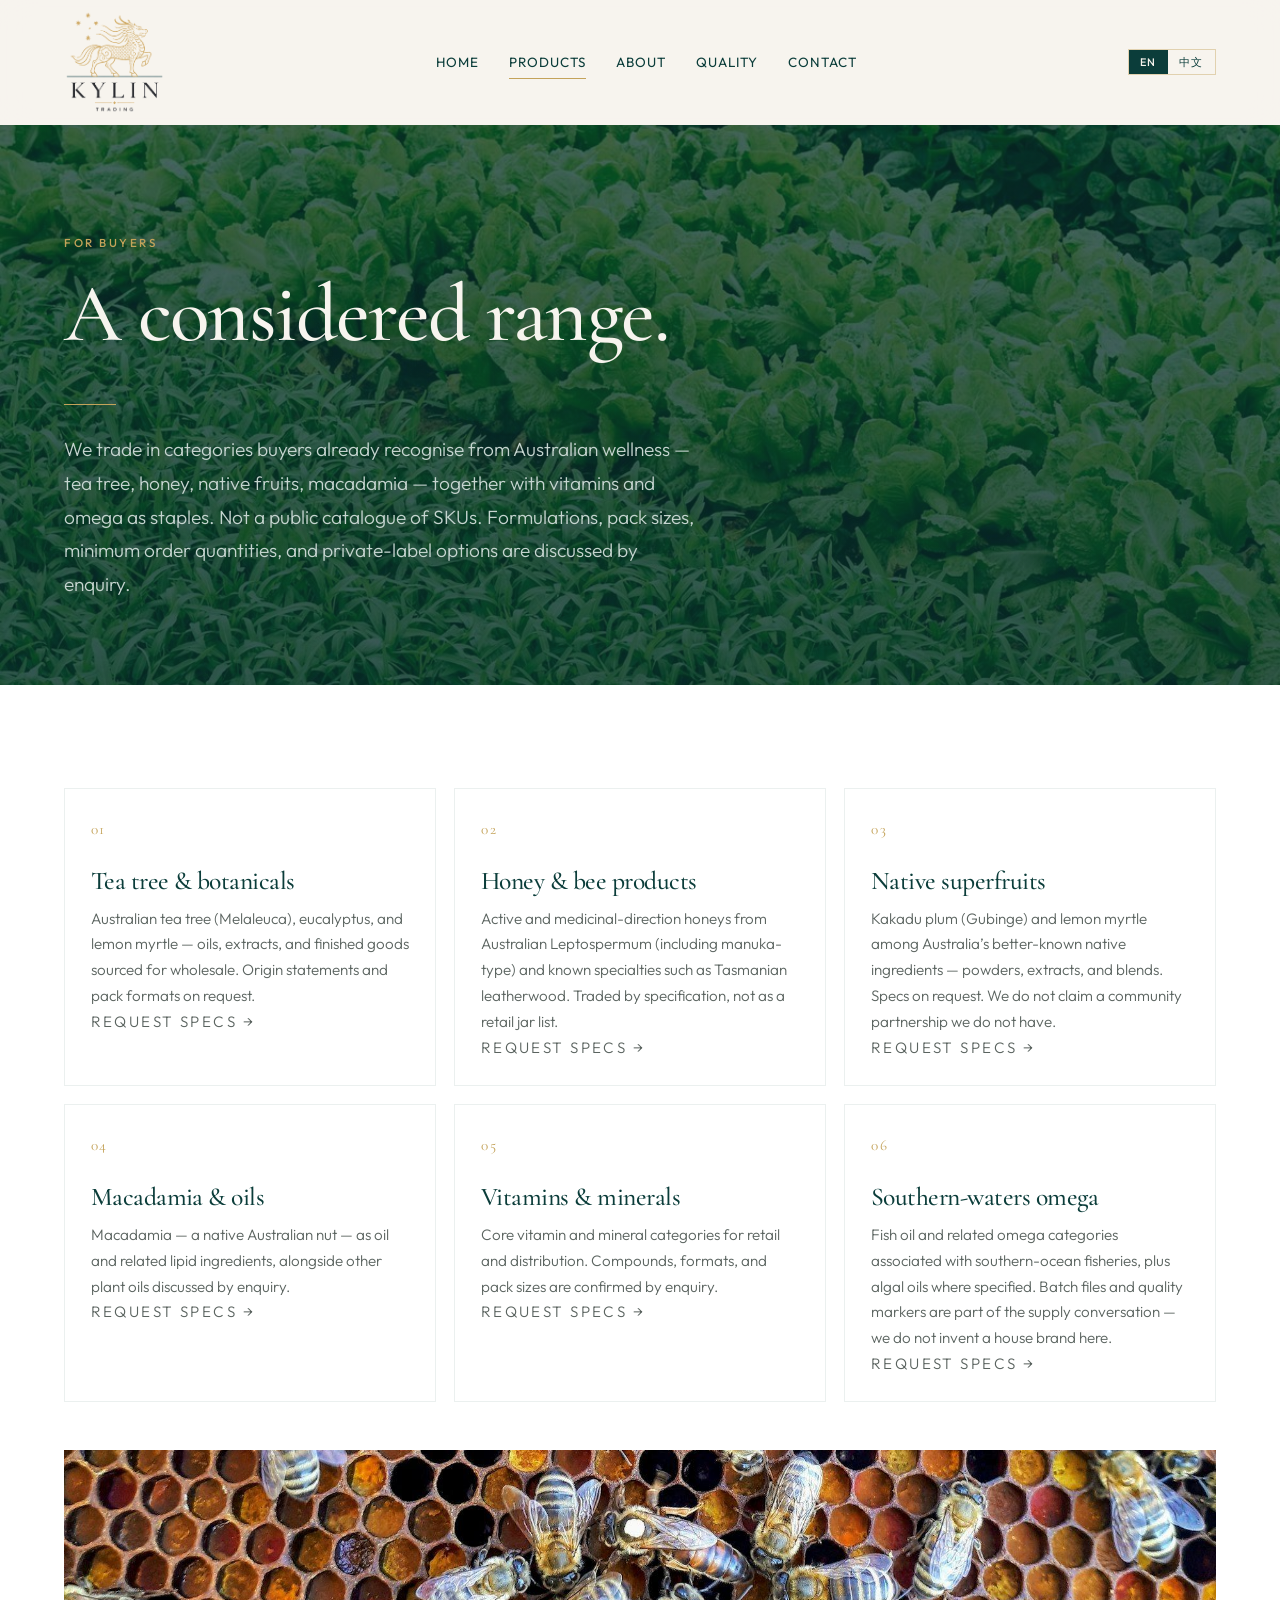
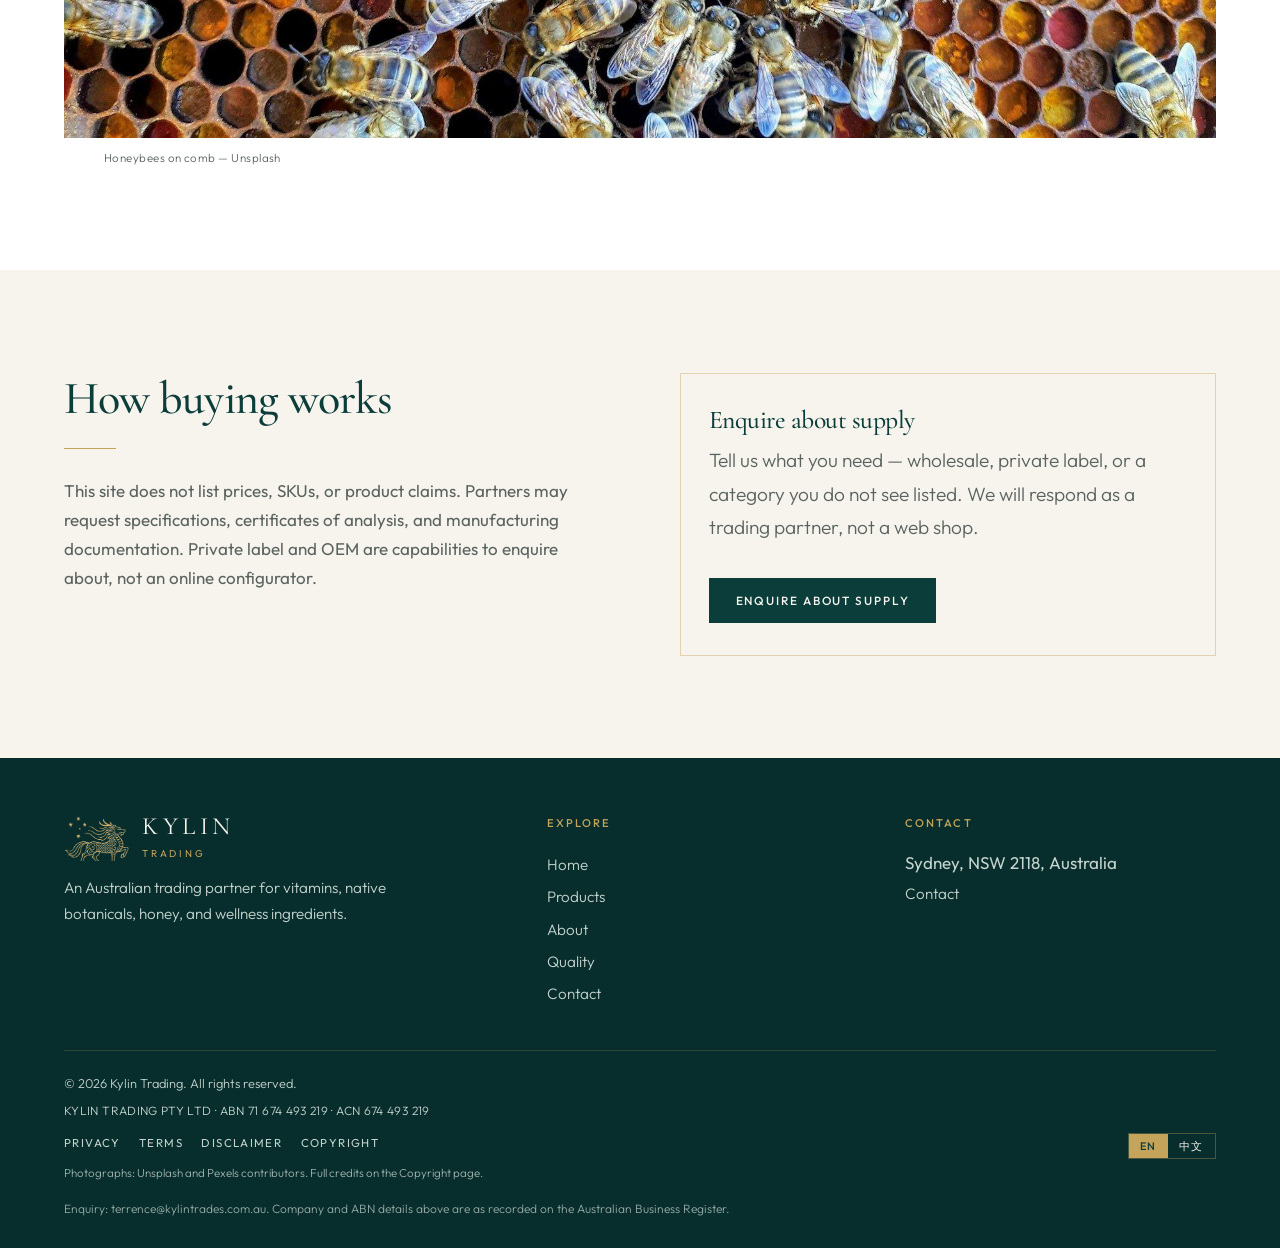
<file: products.html>
<!DOCTYPE html>
<html lang="en-AU">
<head>
  <meta charset="utf-8">
  <meta name="viewport" content="width=device-width, initial-scale=1">
  <title>Product range — Kylin Trading</title>
  <meta name="description" content="Wholesale categories in tea tree, honey, native superfruits, macadamia, vitamins, and southern-waters omega. Specs by enquiry.">
  <meta name="theme-color" content="#0B3D3A">
  <meta name="color-scheme" content="light">
  <link rel="icon" href="assets/apple-touch-icon.png" type="image/png">
  <link rel="icon" href="assets/favicon.svg" type="image/svg+xml">
  <link rel="apple-touch-icon" href="assets/apple-touch-icon.png">
  <meta property="og:site_name" content="Kylin Trading">
  <meta property="og:title" content="Product range — Kylin Trading">
  <meta property="og:description" content="Wholesale categories in tea tree, honey, native superfruits, macadamia, vitamins, and southern-waters omega. Specs by enquiry.">
  <meta property="og:type" content="website">
  <meta property="og:locale" content="en_AU">
  <meta property="og:locale:alternate" content="zh_CN">
  <meta property="og:image" content="assets/og-image.png">
  <meta name="twitter:card" content="summary_large_image">
  <meta name="twitter:title" content="Product range — Kylin Trading">
  <meta name="twitter:description" content="Wholesale categories in tea tree, honey, native superfruits, macadamia, vitamins, and southern-waters omega. Specs by enquiry.">
  <link rel="preconnect" href="https://fonts.googleapis.com">
  <link rel="preconnect" href="https://fonts.gstatic.com" crossorigin>
  <link href="https://fonts.googleapis.com/css2?family=Cormorant+Garamond:ital,wght@0,500;0,600;1,500&family=Outfit:wght@300;400;500;600&display=swap" rel="stylesheet">
  <link rel="stylesheet" href="css/styles.css">
</head>
<body data-page="products">
  <a class="skip-link" href="#main" data-i18n="nav.skip">Skip to content</a>
  <header class="site-header">
    <div class="wrap header-inner">
      <a class="logo logo-slot" href="index.html">
        <img class="logo-img" src="assets/logo.png" alt="Kylin Trading">
      </a>
      <nav class="nav-desktop" aria-label="Primary">
          <a href="index.html" data-i18n="nav.home">Home</a>
          <a href="products.html" aria-current="page" data-i18n="nav.products">Products</a>
          <a href="about.html" data-i18n="nav.about">About</a>
          <a href="quality.html" data-i18n="nav.quality">Quality</a>
          <a href="contact.html" data-i18n="nav.contact">Contact</a>
      </nav>
      <div class="header-actions">
        <div class="lang-switch" role="group" aria-label="Language">
          <button type="button" data-lang-set="en" aria-pressed="true">EN</button>
          <button type="button" data-lang-set="zh" aria-pressed="false">中文</button>
        </div>
        <button class="menu-toggle" type="button" aria-expanded="false" aria-controls="mobile-nav" data-i18n-aria="nav.open" aria-label="Open menu">
          <span></span><span></span><span></span>
        </button>
      </div>
    </div>
  </header>
  <div class="nav-mobile" id="mobile-nav" aria-hidden="true">
    <div class="nav-mobile-top">
      <span class="nav-mobile-brand">Kylin</span>
      <button class="nav-mobile-close" type="button" data-i18n-aria="nav.close" aria-label="Close menu">×</button>
    </div>
    <nav aria-label="Mobile">
          <a href="index.html" data-i18n="nav.home">Home</a>
          <a href="products.html" aria-current="page" data-i18n="nav.products">Products</a>
          <a href="about.html" data-i18n="nav.about">About</a>
          <a href="quality.html" data-i18n="nav.quality">Quality</a>
          <a href="contact.html" data-i18n="nav.contact">Contact</a>
    </nav>
    <div class="lang-switch" role="group" aria-label="Language">
          <button type="button" data-lang-set="en" aria-pressed="true">EN</button>
          <button type="button" data-lang-set="zh" aria-pressed="false">中文</button>
        </div>
  </div>
  <main id="main">
    <header class="page-hero page-hero-photo">
      <div class="wrap">
        <p class="eyebrow" data-i18n="products.eyebrow">For buyers</p>
        <h1 data-i18n="products.title">A considered range.</h1>
        <hr class="gold-rule">
        <p class="lead" data-i18n="products.lead">We trade in categories buyers already recognise from Australian wellness — tea tree, honey, native fruits, macadamia — together with vitamins and omega as staples. Not a public catalogue of SKUs. Formulations, pack sizes, minimum order quantities, and private-label options are discussed by enquiry.</p>
      </div>
    </header>

    <section class="section section-white">
      <div class="wrap">
        <div class="tiles cols-3 product-tiles">
          <article class="tile" id="cat-botanicals">
            <span class="tile-num">01</span>
            <h3 data-i18n="cat.botanicals.title">Tea tree &amp; botanicals</h3>
            <p data-i18n="cat.botanicals.body">Australian tea tree (Melaleuca), eucalyptus, and lemon myrtle — oils, extracts, and finished goods sourced for wholesale. Origin statements and pack formats on request.</p>
            <p class="tile-link"><a href="contact.html?interest=wholesale"><span data-i18n="cat.request">Request specs</span> →</a></p>
          </article>
          <article class="tile" id="cat-honey">
            <span class="tile-num">02</span>
            <h3 data-i18n="cat.honey.title">Honey &amp; bee products</h3>
            <p data-i18n="cat.honey.body">Active and medicinal-direction honeys from Australian Leptospermum (including manuka-type) and known specialties such as Tasmanian leatherwood. Traded by specification, not as a retail jar list.</p>
            <p class="tile-link"><a href="contact.html?interest=wholesale"><span data-i18n="cat.request">Request specs</span> →</a></p>
          </article>
          <article class="tile" id="cat-natives">
            <span class="tile-num">03</span>
            <h3 data-i18n="cat.natives.title">Native superfruits</h3>
            <p data-i18n="cat.natives.body">Kakadu plum (Gubinge) and lemon myrtle among Australia’s better-known native ingredients — powders, extracts, and blends. Specs on request. We do not claim a community partnership we do not have.</p>
            <p class="tile-link"><a href="contact.html?interest=wholesale"><span data-i18n="cat.request">Request specs</span> →</a></p>
          </article>
          <article class="tile" id="cat-macadamia">
            <span class="tile-num">04</span>
            <h3 data-i18n="cat.macadamia.title">Macadamia &amp; oils</h3>
            <p data-i18n="cat.macadamia.body">Macadamia — a native Australian nut — as oil and related lipid ingredients, alongside other plant oils discussed by enquiry.</p>
            <p class="tile-link"><a href="contact.html?interest=wholesale"><span data-i18n="cat.request">Request specs</span> →</a></p>
          </article>
          <article class="tile" id="cat-vitamins">
            <span class="tile-num">05</span>
            <h3 data-i18n="cat.vitamins.title">Vitamins &amp; minerals</h3>
            <p data-i18n="cat.vitamins.body">Core vitamin and mineral categories for retail and distribution. Compounds, formats, and pack sizes are confirmed by enquiry.</p>
            <p class="tile-link"><a href="contact.html?interest=wholesale"><span data-i18n="cat.request">Request specs</span> →</a></p>
          </article>
          <article class="tile" id="cat-omega">
            <span class="tile-num">06</span>
            <h3 data-i18n="cat.omega.title">Southern-waters omega</h3>
            <p data-i18n="cat.omega.body">Fish oil and related omega categories associated with southern-ocean fisheries, plus algal oils where specified. Batch files and quality markers are part of the supply conversation — we do not invent a house brand here.</p>
            <p class="tile-link"><a href="contact.html?interest=wholesale"><span data-i18n="cat.request">Request specs</span> →</a></p>
          </article>
        </div>
        <figure class="figure-photo inset">
          <img src="assets/photos/honey.jpg" alt="">
          <figcaption data-i18n="photo.honey">Honeybees on comb — Unsplash</figcaption>
        </figure>
      </div>
    </section>

    <section class="section section-cream">
      <div class="wrap split">
        <div>
          <h2 data-i18n="products.note.title">How buying works</h2>
          <hr class="gold-rule">
          <div class="prose">
            <p data-i18n="products.note.body">This site does not list prices, SKUs, or product claims. Partners may request specifications, certificates of analysis, and manufacturing documentation. Private label and OEM are capabilities to enquire about, not an online configurator.</p>
          </div>
        </div>
        <div class="callout">
          <h3 data-i18n="products.cta">Enquire about supply</h3>
          <p class="lead" data-i18n="home.band.lead">Tell us what you need — wholesale, private label, or a category you do not see listed. We will respond as a trading partner, not a web shop.</p>
          <div class="btn-row">
            <a class="btn btn-teal" href="contact.html" data-i18n="products.cta">Enquire about supply</a>
          </div>
        </div>
      </div>
    </section>
  </main>
  <footer class="site-footer">
    <div class="wrap">
      <div class="footer-grid">
        <div class="footer-brand">
          <a class="footer-logo" href="index.html" aria-label="Kylin Trading">
            <img class="footer-seal" src="assets/logo-mark.png" alt="">
            <span>
              <span class="footer-wordmark">Kylin</span>
              <span class="footer-logo-sub">Trading</span>
            </span>
          </a>
          <p class="footer-tagline" data-i18n="footer.tagline">An Australian trading partner for vitamins, native botanicals, honey, and wellness ingredients.</p>
        </div>
        <div class="footer-col">
          <h4 data-i18n="footer.explore">Explore</h4>
          <ul>
            <li><a href="index.html" data-i18n="nav.home">Home</a></li>
            <li><a href="products.html" data-i18n="nav.products">Products</a></li>
            <li><a href="about.html" data-i18n="nav.about">About</a></li>
            <li><a href="quality.html" data-i18n="nav.quality">Quality</a></li>
            <li><a href="contact.html" data-i18n="nav.contact">Contact</a></li>
          </ul>
        </div>
        <div class="footer-col">
          <h4 data-i18n="footer.contact">Contact</h4>
          <ul>
            <li><span data-i18n="footer.location">Sydney, NSW 2118, Australia</span></li>
            <li><a href="contact.html" data-i18n="nav.contact">Contact</a></li>
          </ul>
        </div>
      </div>
      <div class="footer-base">
        <div class="footer-meta">
          <span data-i18n="footer.rights">© 2026 Kylin Trading. All rights reserved.</span>
          <p class="footer-entity">KYLIN TRADING PTY LTD · ABN 71 674 493 219 · ACN 674 493 219</p>
          <nav class="footer-legal" aria-label="Legal">
            <a href="privacy.html" data-i18n="nav.privacy">Privacy</a>
            <a href="terms.html" data-i18n="nav.terms">Terms</a>
            <a href="disclaimer.html" data-i18n="nav.disclaimer">Disclaimer</a>
            <a href="copyright.html" data-i18n="nav.copyright">Copyright</a>
          </nav>
          <p class="footer-credit" data-i18n="footer.photos">Photographs: Unsplash and Pexels contributors. Full credits on the Copyright page.</p>
          <p class="footer-proposed" data-i18n="footer.proposed">A live enquiry mailbox and a street address will be published once confirmed. Company and ABN details above are as recorded on the Australian Business Register.</p>
        </div>
        <div class="lang-switch" role="group" aria-label="Language">
          <button type="button" data-lang-set="en" aria-pressed="true">EN</button>
          <button type="button" data-lang-set="zh" aria-pressed="false">中文</button>
        </div>
      </div>
    </div>
  </footer>
  <script src="js/main.js"></script>
</body>
</html>
</file>
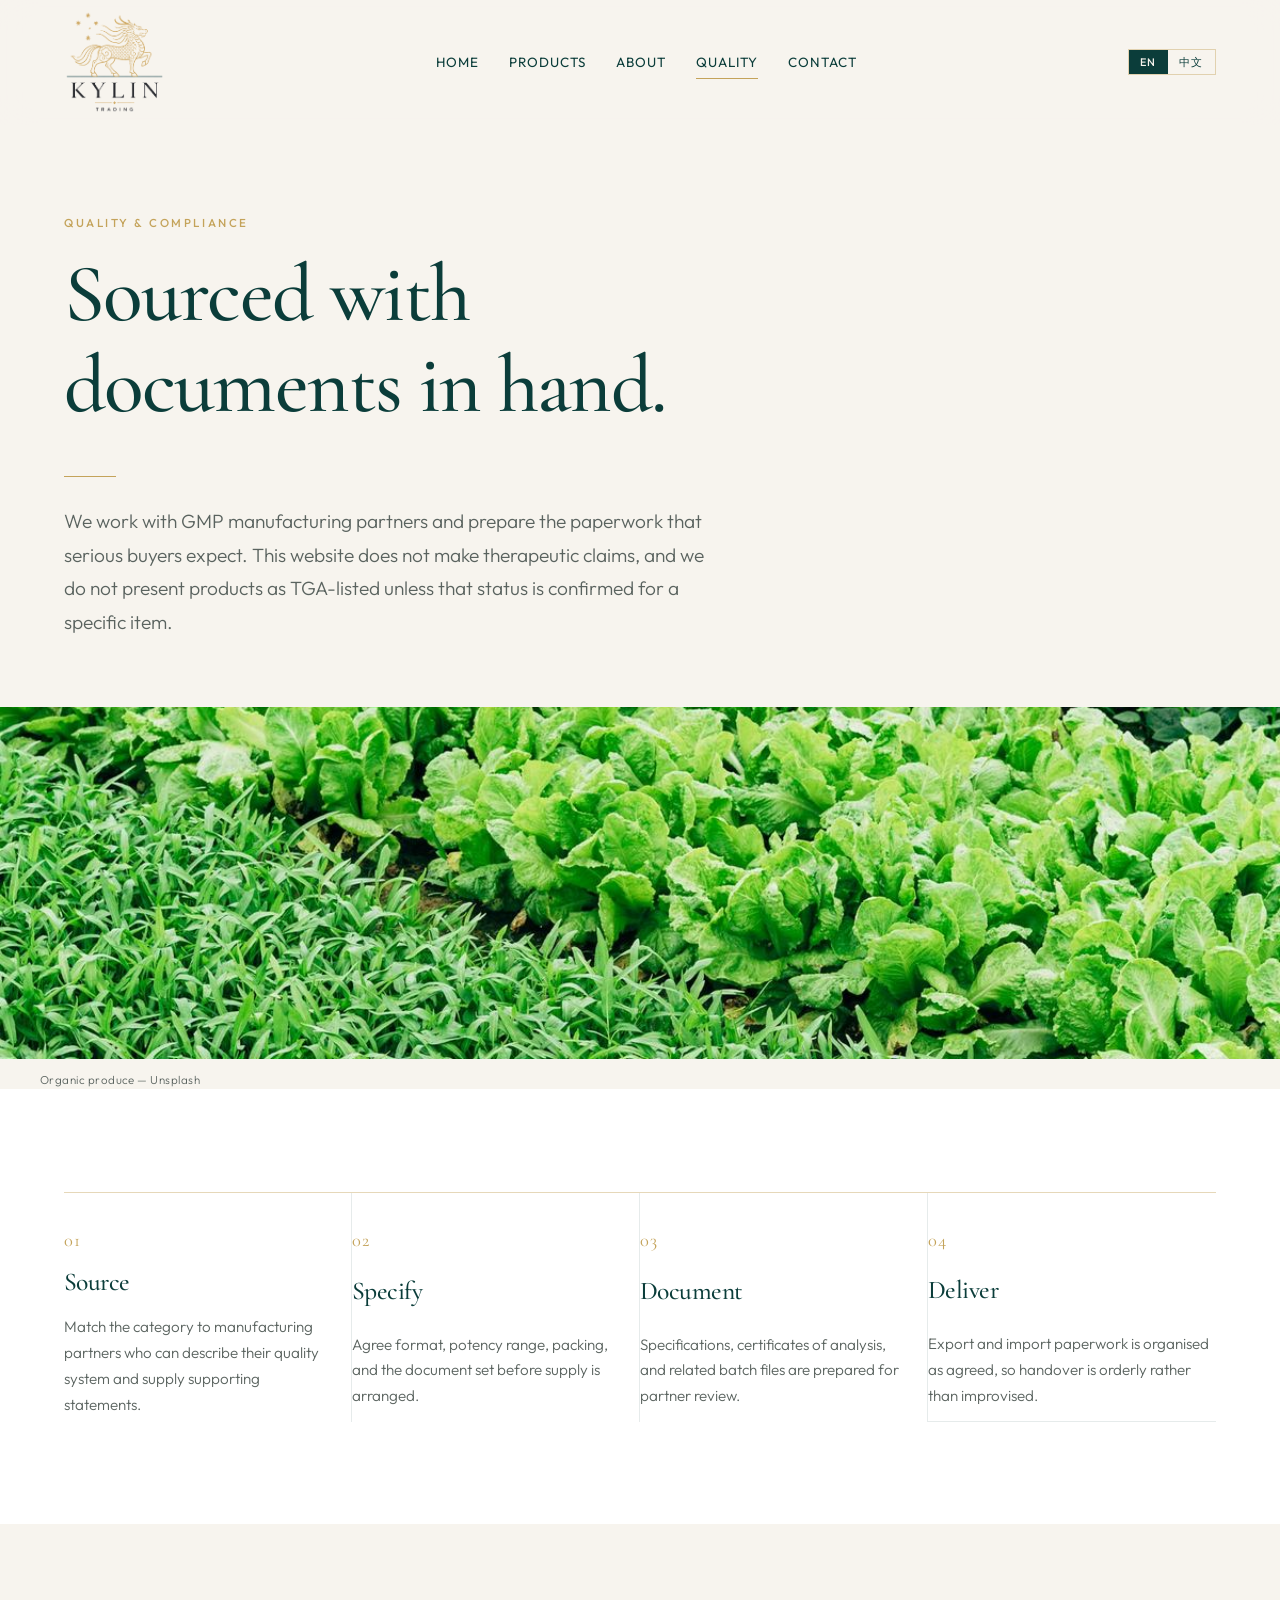
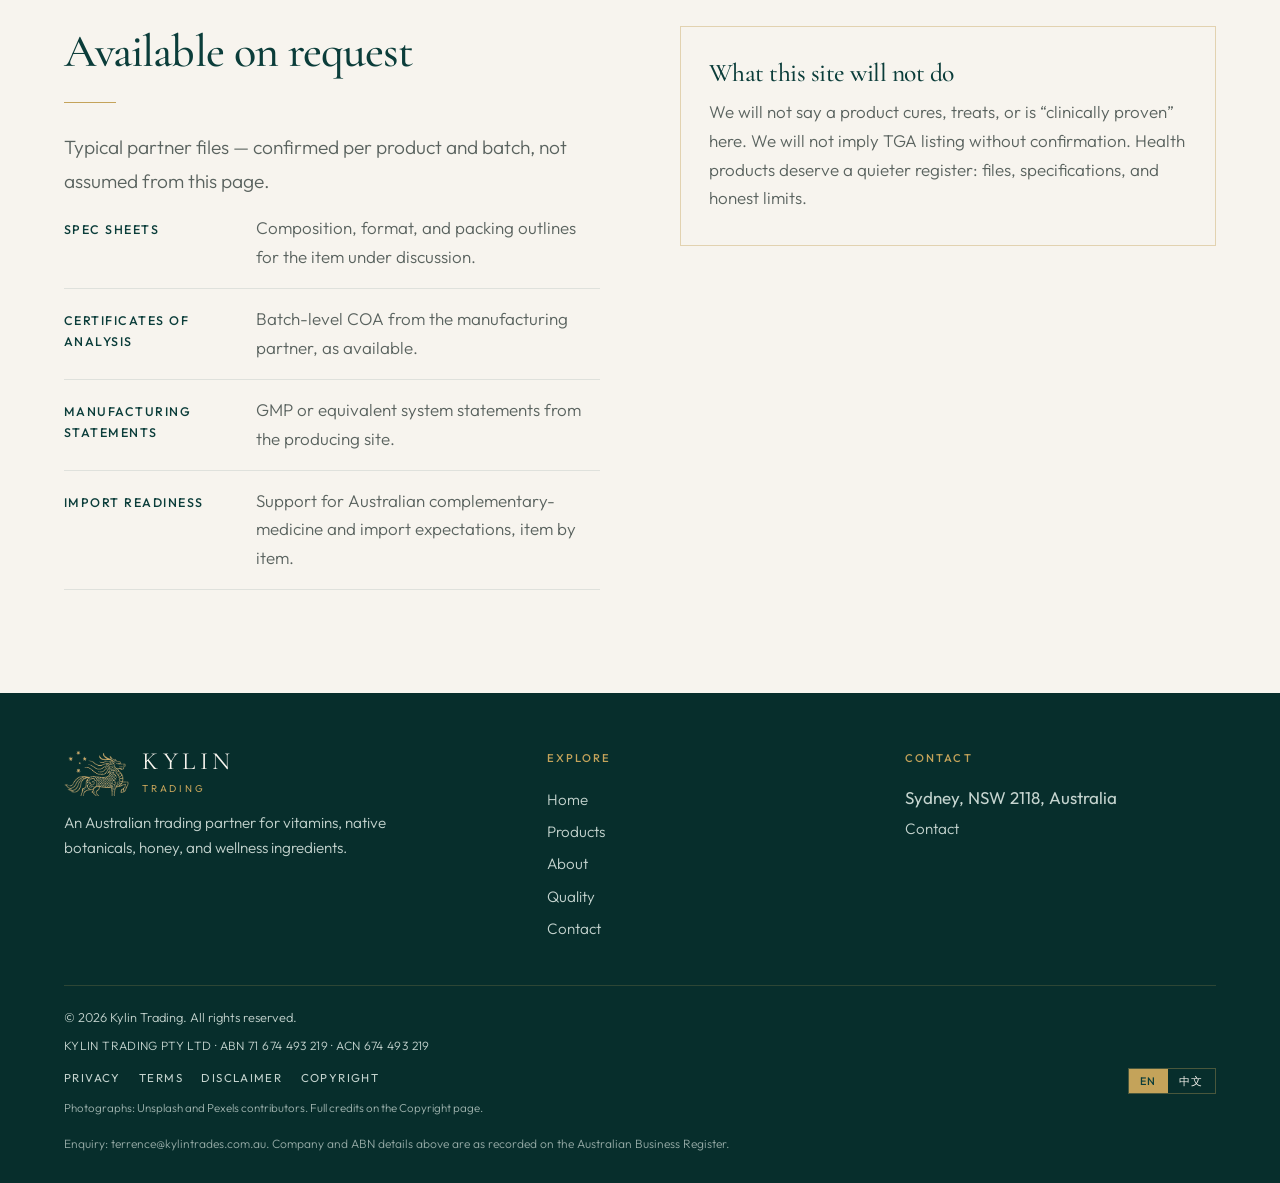
<file: quality.html>
<!DOCTYPE html>
<html lang="en-AU">
<head>
  <meta charset="utf-8">
  <meta name="viewport" content="width=device-width, initial-scale=1">
  <title>Quality & compliance — Kylin Trading</title>
  <meta name="description" content="GMP manufacturing partners, batch documentation, and import readiness for Australia. No therapeutic claims on this site.">
  <meta name="theme-color" content="#0B3D3A">
  <meta name="color-scheme" content="light">
  <link rel="icon" href="assets/apple-touch-icon.png" type="image/png">
  <link rel="icon" href="assets/favicon.svg" type="image/svg+xml">
  <link rel="apple-touch-icon" href="assets/apple-touch-icon.png">
  <meta property="og:site_name" content="Kylin Trading">
  <meta property="og:title" content="Quality & compliance — Kylin Trading">
  <meta property="og:description" content="GMP manufacturing partners, batch documentation, and import readiness for Australia. No therapeutic claims on this site.">
  <meta property="og:type" content="website">
  <meta property="og:locale" content="en_AU">
  <meta property="og:locale:alternate" content="zh_CN">
  <meta property="og:image" content="assets/og-image.png">
  <meta name="twitter:card" content="summary_large_image">
  <meta name="twitter:title" content="Quality & compliance — Kylin Trading">
  <meta name="twitter:description" content="GMP manufacturing partners, batch documentation, and import readiness for Australia. No therapeutic claims on this site.">
  <link rel="preconnect" href="https://fonts.googleapis.com">
  <link rel="preconnect" href="https://fonts.gstatic.com" crossorigin>
  <link href="https://fonts.googleapis.com/css2?family=Cormorant+Garamond:ital,wght@0,500;0,600;1,500&family=Outfit:wght@300;400;500;600&display=swap" rel="stylesheet">
  <link rel="stylesheet" href="css/styles.css">
</head>
<body data-page="quality">
  <a class="skip-link" href="#main" data-i18n="nav.skip">Skip to content</a>
  <header class="site-header">
    <div class="wrap header-inner">
      <a class="logo logo-slot" href="index.html">
        <img class="logo-img" src="assets/logo.png" alt="Kylin Trading">
      </a>
      <nav class="nav-desktop" aria-label="Primary">
          <a href="index.html" data-i18n="nav.home">Home</a>
          <a href="products.html" data-i18n="nav.products">Products</a>
          <a href="about.html" data-i18n="nav.about">About</a>
          <a href="quality.html" aria-current="page" data-i18n="nav.quality">Quality</a>
          <a href="contact.html" data-i18n="nav.contact">Contact</a>
      </nav>
      <div class="header-actions">
        <div class="lang-switch" role="group" aria-label="Language">
          <button type="button" data-lang-set="en" aria-pressed="true">EN</button>
          <button type="button" data-lang-set="zh" aria-pressed="false">中文</button>
        </div>
        <button class="menu-toggle" type="button" aria-expanded="false" aria-controls="mobile-nav" data-i18n-aria="nav.open" aria-label="Open menu">
          <span></span><span></span><span></span>
        </button>
      </div>
    </div>
  </header>
  <div class="nav-mobile" id="mobile-nav" aria-hidden="true">
    <div class="nav-mobile-top">
      <span class="nav-mobile-brand">Kylin</span>
      <button class="nav-mobile-close" type="button" data-i18n-aria="nav.close" aria-label="Close menu">×</button>
    </div>
    <nav aria-label="Mobile">
          <a href="index.html" data-i18n="nav.home">Home</a>
          <a href="products.html" data-i18n="nav.products">Products</a>
          <a href="about.html" data-i18n="nav.about">About</a>
          <a href="quality.html" aria-current="page" data-i18n="nav.quality">Quality</a>
          <a href="contact.html" data-i18n="nav.contact">Contact</a>
    </nav>
    <div class="lang-switch" role="group" aria-label="Language">
          <button type="button" data-lang-set="en" aria-pressed="true">EN</button>
          <button type="button" data-lang-set="zh" aria-pressed="false">中文</button>
        </div>
  </div>
  <main id="main">
    <header class="page-hero">
      <div class="wrap">
        <p class="eyebrow" data-i18n="quality.eyebrow">Quality &amp; compliance</p>
        <h1 data-i18n="quality.title">Sourced with documents in hand.</h1>
        <hr class="gold-rule">
        <p class="lead" data-i18n="quality.lead">We work with GMP manufacturing partners and prepare the paperwork that serious buyers expect. This website does not make therapeutic claims, and we do not present products as TGA-listed unless that status is confirmed for a specific item.</p>
      </div>
    </header>

    <figure class="figure-photo">
      <img src="assets/photos/organic.jpg" alt="">
      <figcaption class="wrap" data-i18n="photo.organic">Organic produce — Unsplash</figcaption>
    </figure>

    <section class="section section-white">
      <div class="wrap">
        <div class="process">
          <article class="process-step">
            <span class="step-index"></span>
            <h3 data-i18n="quality.s1.title">Source</h3>
            <p data-i18n="quality.s1.body">Match the category to manufacturing partners who can describe their quality system and supply supporting statements.</p>
          </article>
          <article class="process-step">
            <span class="step-index"></span>
            <h3 data-i18n="quality.s2.title">Specify</h3>
            <p data-i18n="quality.s2.body">Agree format, potency range, packing, and the document set before supply is arranged.</p>
          </article>
          <article class="process-step">
            <span class="step-index"></span>
            <h3 data-i18n="quality.s3.title">Document</h3>
            <p data-i18n="quality.s3.body">Specifications, certificates of analysis, and related batch files are prepared for partner review.</p>
          </article>
          <article class="process-step">
            <span class="step-index"></span>
            <h3 data-i18n="quality.s4.title">Deliver</h3>
            <p data-i18n="quality.s4.body">Export and import paperwork is organised as agreed, so handover is orderly rather than improvised.</p>
          </article>
        </div>
      </div>
    </section>

    <section class="section section-cream">
      <div class="wrap split">
        <div>
          <h2 data-i18n="quality.docs.title">Available on request</h2>
          <hr class="gold-rule">
          <p class="lead" data-i18n="quality.docs.lead">Typical partner files — confirmed per product and batch, not assumed from this page.</p>
          <ul class="doc-list">
            <li><strong data-i18n="quality.d1.k">Spec sheets</strong> <span data-i18n="quality.d1.v">Composition, format, and packing outlines for the item under discussion.</span></li>
            <li><strong data-i18n="quality.d2.k">Certificates of analysis</strong> <span data-i18n="quality.d2.v">Batch-level COA from the manufacturing partner, as available.</span></li>
            <li><strong data-i18n="quality.d3.k">Manufacturing statements</strong> <span data-i18n="quality.d3.v">GMP or equivalent system statements from the producing site.</span></li>
            <li><strong data-i18n="quality.d4.k">Import readiness</strong> <span data-i18n="quality.d4.v">Support for Australian complementary-medicine and import expectations, item by item.</span></li>
          </ul>
        </div>
        <aside class="callout">
          <h3 data-i18n="quality.claims.title">What this site will not do</h3>
          <p data-i18n="quality.claims.body">We will not say a product cures, treats, or is “clinically proven” here. We will not imply TGA listing without confirmation. Health products deserve a quieter register: files, specifications, and honest limits.</p>
        </aside>
      </div>
    </section>
  </main>
  <footer class="site-footer">
    <div class="wrap">
      <div class="footer-grid">
        <div class="footer-brand">
          <a class="footer-logo" href="index.html" aria-label="Kylin Trading">
            <img class="footer-seal" src="assets/logo-mark.png" alt="">
            <span>
              <span class="footer-wordmark">Kylin</span>
              <span class="footer-logo-sub">Trading</span>
            </span>
          </a>
          <p class="footer-tagline" data-i18n="footer.tagline">An Australian trading partner for vitamins, native botanicals, honey, and wellness ingredients.</p>
        </div>
        <div class="footer-col">
          <h4 data-i18n="footer.explore">Explore</h4>
          <ul>
            <li><a href="index.html" data-i18n="nav.home">Home</a></li>
            <li><a href="products.html" data-i18n="nav.products">Products</a></li>
            <li><a href="about.html" data-i18n="nav.about">About</a></li>
            <li><a href="quality.html" data-i18n="nav.quality">Quality</a></li>
            <li><a href="contact.html" data-i18n="nav.contact">Contact</a></li>
          </ul>
        </div>
        <div class="footer-col">
          <h4 data-i18n="footer.contact">Contact</h4>
          <ul>
            <li><span data-i18n="footer.location">Sydney, NSW 2118, Australia</span></li>
            <li><a href="contact.html" data-i18n="nav.contact">Contact</a></li>
          </ul>
        </div>
      </div>
      <div class="footer-base">
        <div class="footer-meta">
          <span data-i18n="footer.rights">© 2026 Kylin Trading. All rights reserved.</span>
          <p class="footer-entity">KYLIN TRADING PTY LTD · ABN 71 674 493 219 · ACN 674 493 219</p>
          <nav class="footer-legal" aria-label="Legal">
            <a href="privacy.html" data-i18n="nav.privacy">Privacy</a>
            <a href="terms.html" data-i18n="nav.terms">Terms</a>
            <a href="disclaimer.html" data-i18n="nav.disclaimer">Disclaimer</a>
            <a href="copyright.html" data-i18n="nav.copyright">Copyright</a>
          </nav>
          <p class="footer-credit" data-i18n="footer.photos">Photographs: Unsplash and Pexels contributors. Full credits on the Copyright page.</p>
          <p class="footer-proposed" data-i18n="footer.proposed">A live enquiry mailbox and a street address will be published once confirmed. Company and ABN details above are as recorded on the Australian Business Register.</p>
        </div>
        <div class="lang-switch" role="group" aria-label="Language">
          <button type="button" data-lang-set="en" aria-pressed="true">EN</button>
          <button type="button" data-lang-set="zh" aria-pressed="false">中文</button>
        </div>
      </div>
    </div>
  </footer>
  <script src="js/main.js"></script>
</body>
</html>
</file>
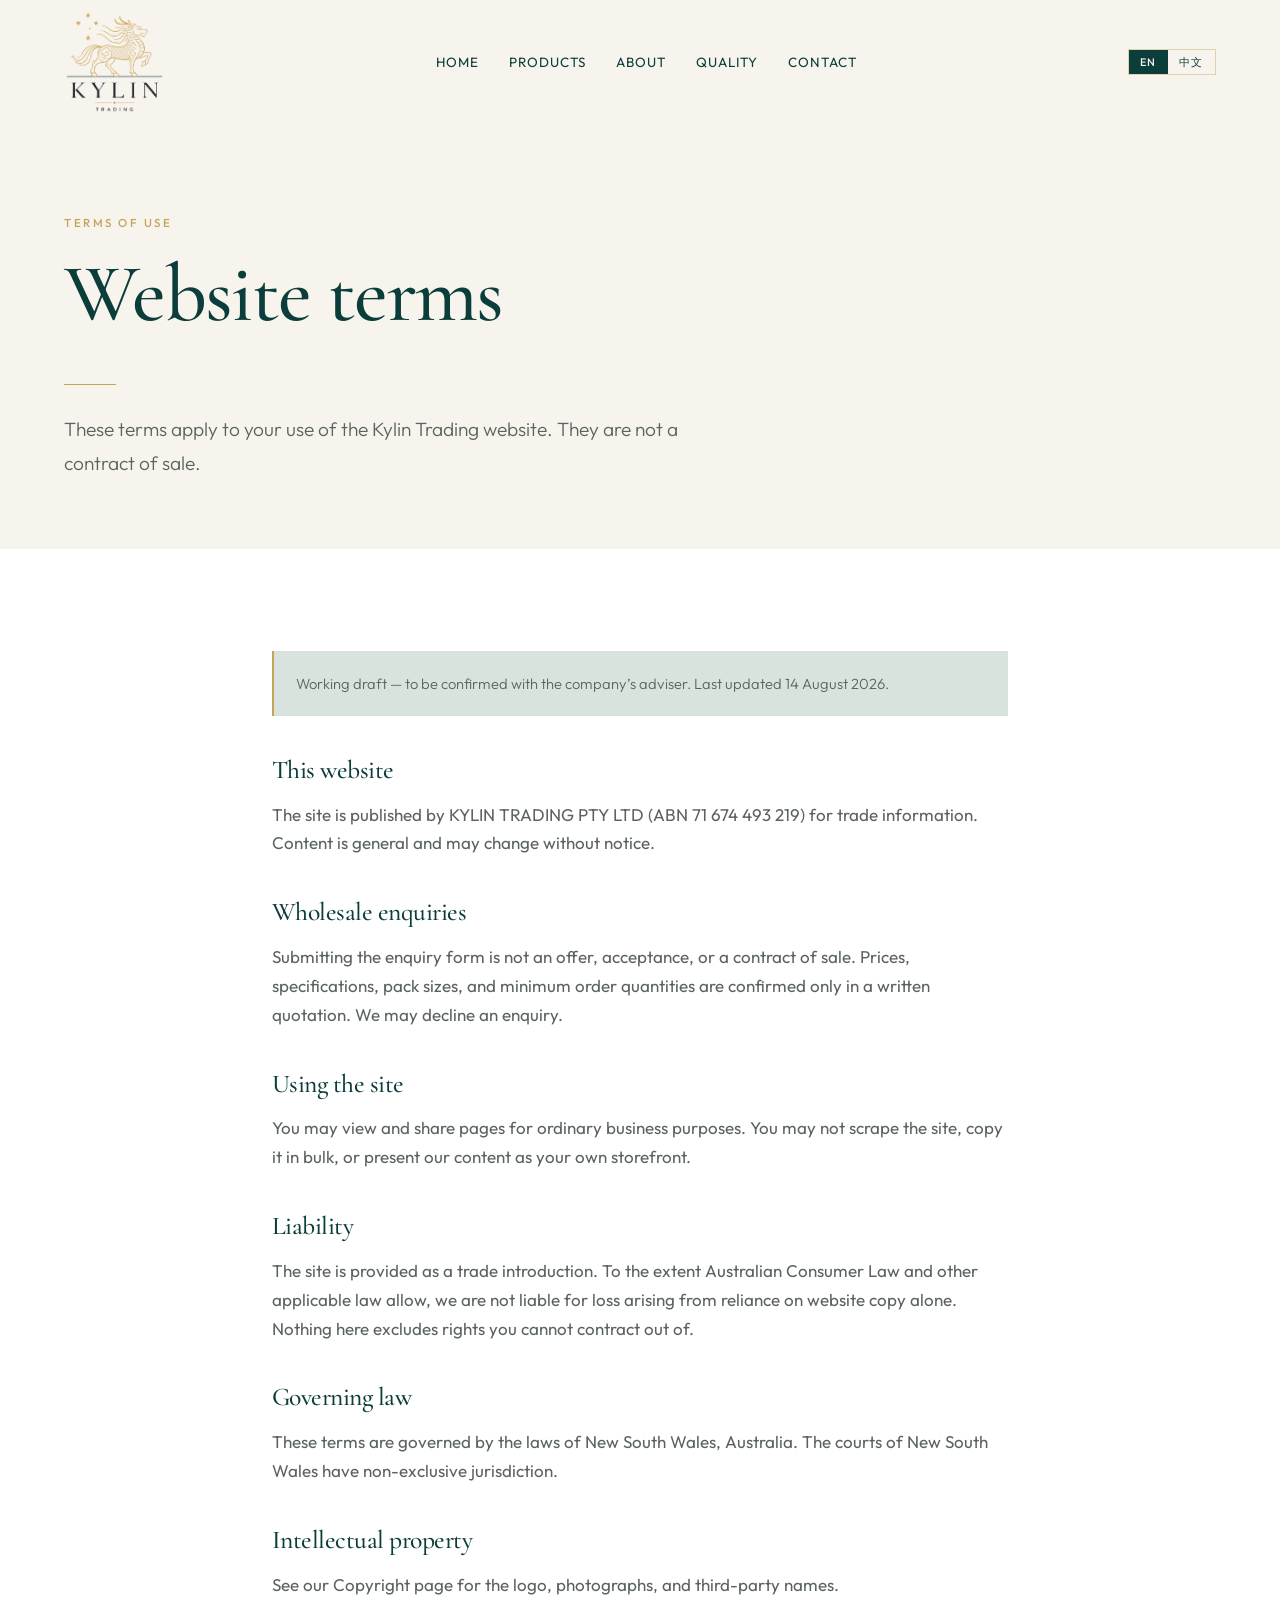
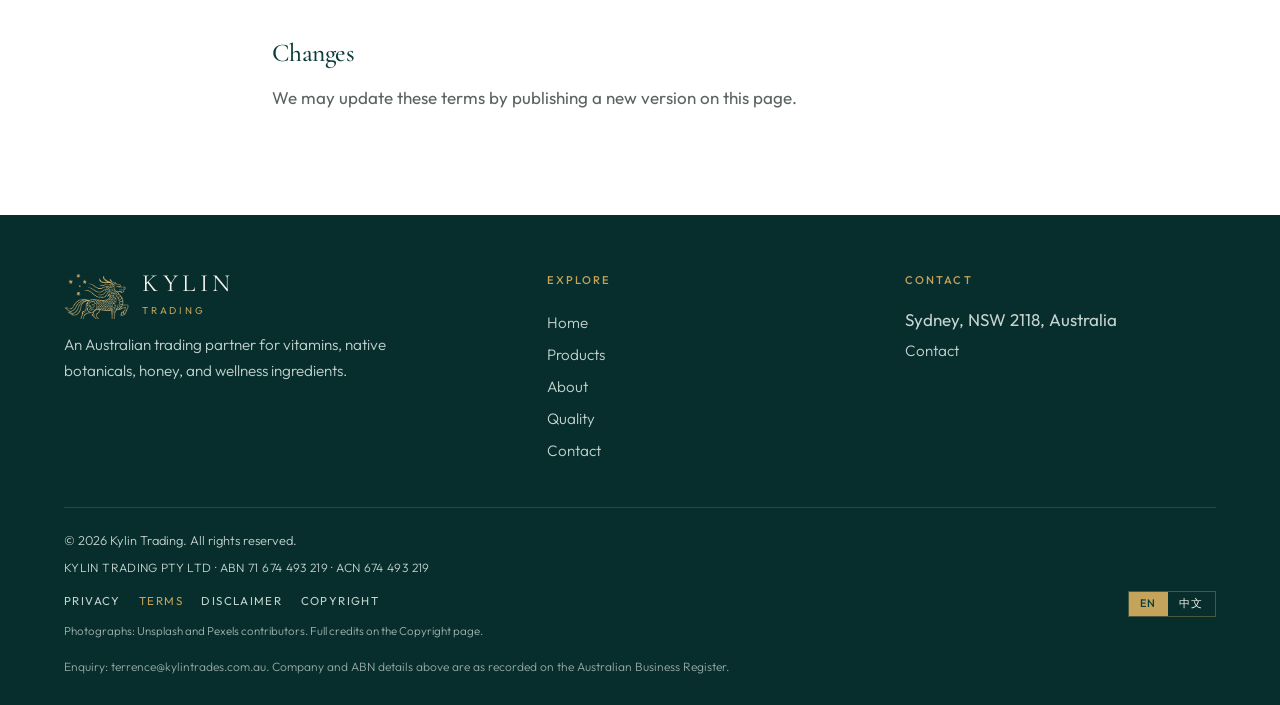
<file: terms.html>
<!DOCTYPE html>
<html lang="en-AU">
<head>
  <meta charset="utf-8">
  <meta name="viewport" content="width=device-width, initial-scale=1">
  <title>Website terms — Kylin Trading</title>
  <meta name="description" content="Website terms of use and wholesale enquiry disclaimer. Governed by the laws of New South Wales.">
  <meta name="theme-color" content="#0B3D3A">
  <meta name="color-scheme" content="light">
  <link rel="icon" href="assets/apple-touch-icon.png" type="image/png">
  <link rel="icon" href="assets/favicon.svg" type="image/svg+xml">
  <link rel="apple-touch-icon" href="assets/apple-touch-icon.png">
  <meta property="og:site_name" content="Kylin Trading">
  <meta property="og:title" content="Website terms — Kylin Trading">
  <meta property="og:description" content="Website terms of use and wholesale enquiry disclaimer. Governed by the laws of New South Wales.">
  <meta property="og:type" content="website">
  <meta property="og:locale" content="en_AU">
  <meta property="og:locale:alternate" content="zh_CN">
  <meta property="og:image" content="assets/og-image.png">
  <meta name="twitter:card" content="summary_large_image">
  <meta name="twitter:title" content="Website terms — Kylin Trading">
  <meta name="twitter:description" content="Website terms of use and wholesale enquiry disclaimer. Governed by the laws of New South Wales.">
  <link rel="preconnect" href="https://fonts.googleapis.com">
  <link rel="preconnect" href="https://fonts.gstatic.com" crossorigin>
  <link href="https://fonts.googleapis.com/css2?family=Cormorant+Garamond:ital,wght@0,500;0,600;1,500&family=Outfit:wght@300;400;500;600&display=swap" rel="stylesheet">
  <link rel="stylesheet" href="css/styles.css">
</head>
<body data-page="terms">
  <a class="skip-link" href="#main" data-i18n="nav.skip">Skip to content</a>
  <header class="site-header">
    <div class="wrap header-inner">
      <a class="logo logo-slot" href="index.html">
        <img class="logo-img" src="assets/logo.png" alt="Kylin Trading">
      </a>
      <nav class="nav-desktop" aria-label="Primary">
          <a href="index.html" data-i18n="nav.home">Home</a>
          <a href="products.html" data-i18n="nav.products">Products</a>
          <a href="about.html" data-i18n="nav.about">About</a>
          <a href="quality.html" data-i18n="nav.quality">Quality</a>
          <a href="contact.html" data-i18n="nav.contact">Contact</a>
      </nav>
      <div class="header-actions">
        <div class="lang-switch" role="group" aria-label="Language">
          <button type="button" data-lang-set="en" aria-pressed="true">EN</button>
          <button type="button" data-lang-set="zh" aria-pressed="false">中文</button>
        </div>
        <button class="menu-toggle" type="button" aria-expanded="false" aria-controls="mobile-nav" data-i18n-aria="nav.open" aria-label="Open menu">
          <span></span><span></span><span></span>
        </button>
      </div>
    </div>
  </header>
  <div class="nav-mobile" id="mobile-nav" aria-hidden="true">
    <div class="nav-mobile-top">
      <span class="nav-mobile-brand">Kylin</span>
      <button class="nav-mobile-close" type="button" data-i18n-aria="nav.close" aria-label="Close menu">×</button>
    </div>
    <nav aria-label="Mobile">
          <a href="index.html" data-i18n="nav.home">Home</a>
          <a href="products.html" data-i18n="nav.products">Products</a>
          <a href="about.html" data-i18n="nav.about">About</a>
          <a href="quality.html" data-i18n="nav.quality">Quality</a>
          <a href="contact.html" data-i18n="nav.contact">Contact</a>
    </nav>
    <div class="lang-switch" role="group" aria-label="Language">
          <button type="button" data-lang-set="en" aria-pressed="true">EN</button>
          <button type="button" data-lang-set="zh" aria-pressed="false">中文</button>
        </div>
  </div>
  <main id="main">
    <header class="page-hero">
      <div class="wrap">
        <p class="eyebrow" data-i18n="terms.eyebrow">Terms of use</p>
        <h1 data-i18n="terms.title">Website terms</h1>
        <hr class="gold-rule">
        <p class="lead" data-i18n="terms.lead">These terms apply to your use of the Kylin Trading website. They are not a contract of sale.</p>
      </div>
    </header>
    <section class="section section-white">
      <div class="wrap legal prose">
        <p class="note" data-i18n="legal.draft">Working draft — to be confirmed with the company’s adviser. Last updated 14 August 2026.</p>
        <h2 data-i18n="terms.site.title">This website</h2>
        <p data-i18n="terms.site.body">The site is published by KYLIN TRADING PTY LTD (ABN 71 674 493 219) for trade information. Content is general and may change without notice.</p>
        <h2 data-i18n="terms.enquiry.title">Wholesale enquiries</h2>
        <p data-i18n="terms.enquiry.body">Submitting the enquiry form is not an offer, acceptance, or a contract of sale. Prices, specifications, pack sizes, and minimum order quantities are confirmed only in a written quotation. We may decline an enquiry.</p>
        <h2 data-i18n="terms.use.title">Using the site</h2>
        <p data-i18n="terms.use.body">You may view and share pages for ordinary business purposes. You may not scrape the site, copy it in bulk, or present our content as your own storefront.</p>
        <h2 data-i18n="terms.liability.title">Liability</h2>
        <p data-i18n="terms.liability.body">The site is provided as a trade introduction. To the extent Australian Consumer Law and other applicable law allow, we are not liable for loss arising from reliance on website copy alone. Nothing here excludes rights you cannot contract out of.</p>
        <h2 data-i18n="terms.law.title">Governing law</h2>
        <p data-i18n="terms.law.body">These terms are governed by the laws of New South Wales, Australia. The courts of New South Wales have non-exclusive jurisdiction.</p>
        <h2 data-i18n="terms.ip.title">Intellectual property</h2>
        <p data-i18n="terms.ip.body">See our Copyright page for the logo, photographs, and third-party names.</p>
        <h2 data-i18n="terms.change.title">Changes</h2>
        <p data-i18n="terms.change.body">We may update these terms by publishing a new version on this page.</p>
      </div>
    </section>
  </main>
  <footer class="site-footer">
    <div class="wrap">
      <div class="footer-grid">
        <div class="footer-brand">
          <a class="footer-logo" href="index.html" aria-label="Kylin Trading">
            <img class="footer-seal" src="assets/logo-mark.png" alt="">
            <span>
              <span class="footer-wordmark">Kylin</span>
              <span class="footer-logo-sub">Trading</span>
            </span>
          </a>
          <p class="footer-tagline" data-i18n="footer.tagline">An Australian trading partner for vitamins, native botanicals, honey, and wellness ingredients.</p>
        </div>
        <div class="footer-col">
          <h4 data-i18n="footer.explore">Explore</h4>
          <ul>
            <li><a href="index.html" data-i18n="nav.home">Home</a></li>
            <li><a href="products.html" data-i18n="nav.products">Products</a></li>
            <li><a href="about.html" data-i18n="nav.about">About</a></li>
            <li><a href="quality.html" data-i18n="nav.quality">Quality</a></li>
            <li><a href="contact.html" data-i18n="nav.contact">Contact</a></li>
          </ul>
        </div>
        <div class="footer-col">
          <h4 data-i18n="footer.contact">Contact</h4>
          <ul>
            <li><span data-i18n="footer.location">Sydney, NSW 2118, Australia</span></li>
            <li><a href="contact.html" data-i18n="nav.contact">Contact</a></li>
          </ul>
        </div>
      </div>
      <div class="footer-base">
        <div class="footer-meta">
          <span data-i18n="footer.rights">© 2026 Kylin Trading. All rights reserved.</span>
          <p class="footer-entity">KYLIN TRADING PTY LTD · ABN 71 674 493 219 · ACN 674 493 219</p>
          <nav class="footer-legal" aria-label="Legal">
            <a href="privacy.html" data-i18n="nav.privacy">Privacy</a>
            <a href="terms.html" aria-current="page" data-i18n="nav.terms">Terms</a>
            <a href="disclaimer.html" data-i18n="nav.disclaimer">Disclaimer</a>
            <a href="copyright.html" data-i18n="nav.copyright">Copyright</a>
          </nav>
          <p class="footer-credit" data-i18n="footer.photos">Photographs: Unsplash and Pexels contributors. Full credits on the Copyright page.</p>
          <p class="footer-proposed" data-i18n="footer.proposed">A live enquiry mailbox and a street address will be published once confirmed. Company and ABN details above are as recorded on the Australian Business Register.</p>
        </div>
        <div class="lang-switch" role="group" aria-label="Language">
          <button type="button" data-lang-set="en" aria-pressed="true">EN</button>
          <button type="button" data-lang-set="zh" aria-pressed="false">中文</button>
        </div>
      </div>
    </div>
  </footer>
  <script src="js/main.js"></script>
</body>
</html>
</file>
<file: css/styles.css>
/* ==========================================================================
   Kylin Trading — site styles
   Palette: teal #0B3D3A · gold #C4A35A · cream #F7F4EE · charcoal #1C1C1C
            white #FFFFFF · sage #D7E3DC
   Type: Cormorant Garamond (display) · Outfit (UI / body)
   ========================================================================== */

:root {
  --teal: #0B3D3A;
  --teal-deep: #072E2C;
  --teal-mid: #164A46;
  --gold: #C4A35A;
  --gold-soft: #D4B87A;
  --cream: #F7F4EE;
  --cream-2: #EFE9DF;
  --charcoal: #1C1C1C;
  --white: #FFFFFF;
  --sage: #D7E3DC;
  --sage-2: #C5D5CB;
  --muted: #5A635F;
  --muted-teal: #C5D4CF;
  --line: rgba(196, 163, 90, 0.42);
  --line-soft: rgba(11, 61, 58, 0.1);
  --danger: #8E3B35;
  --header-h: 7.75rem;
  --max: 72rem;
  --gutter: clamp(1.25rem, 4vw, 2.5rem);
  --serif: "Cormorant Garamond", Georgia, "Times New Roman", serif;
  --sans: "Outfit", system-ui, -apple-system, "Segoe UI", sans-serif;
  --ease: cubic-bezier(0.22, 1, 0.36, 1);
  --focus: 0 0 0 2px var(--cream), 0 0 0 4px var(--teal);
  --focus-on-teal: 0 0 0 2px var(--teal), 0 0 0 4px var(--gold);
}

*, *::before, *::after { box-sizing: border-box; }

html {
  font-size: 100%;
  scroll-behavior: smooth;
  hanging-punctuation: first last;
}

html[data-lang="zh"] body { letter-spacing: 0.01em; }

body {
  margin: 0;
  font-family: var(--sans);
  font-weight: 400;
  font-size: 1.0625rem;
  line-height: 1.7;
  color: var(--charcoal);
  background: var(--cream);
  -webkit-font-smoothing: antialiased;
  text-rendering: optimizeLegibility;
}

body.is-locked { overflow: hidden; }

img { max-width: 100%; height: auto; display: block; }
a { color: inherit; }

:focus { outline: none; }
:focus-visible { box-shadow: var(--focus); }

::selection {
  background: var(--teal);
  color: var(--cream);
}

.skip-link {
  position: absolute;
  left: var(--gutter);
  top: -4rem;
  z-index: 1000;
  background: var(--gold);
  color: var(--teal);
  padding: 0.6rem 1rem;
  font-size: 0.85rem;
  font-weight: 500;
  text-decoration: none;
  letter-spacing: 0.04em;
}
.skip-link:focus {
  top: 0.75rem;
  box-shadow: var(--focus);
}

.wrap {
  width: min(var(--max), calc(100% - var(--gutter) * 2));
  margin-inline: auto;
}

/* --------------------------------------------------------------------------
   Type
   -------------------------------------------------------------------------- */

.eyebrow {
  margin: 0 0 1rem;
  font-family: var(--sans);
  font-size: 0.72rem;
  font-weight: 500;
  letter-spacing: 0.22em;
  text-transform: uppercase;
  color: var(--gold);
}

h1, h2, h3, .serif {
  font-family: var(--serif);
  font-weight: 500;
  letter-spacing: -0.02em;
  line-height: 1.12;
  color: var(--teal);
}

h1 {
  margin: 0 0 1.25rem;
  font-size: clamp(2.6rem, 6.4vw, 5.15rem);
  font-weight: 500;
}

h2 {
  margin: 0 0 1rem;
  font-size: clamp(2rem, 3.6vw, 3.15rem);
}

h3 {
  margin: 0 0 0.6rem;
  font-size: clamp(1.35rem, 2vw, 1.7rem);
}

.lead {
  margin: 0;
  max-width: 38rem;
  font-size: clamp(1.05rem, 1.5vw, 1.2rem);
  font-weight: 300;
  line-height: 1.75;
  color: var(--muted);
}

.gold-rule {
  display: block;
  width: 3.25rem;
  height: 1px;
  margin: 1.5rem 0 1.75rem;
  background: var(--gold);
  border: 0;
}

.gold-rule.center { margin-inline: auto; }

.prose p { margin: 0 0 1.1rem; color: var(--muted); }
.prose p:last-child { margin-bottom: 0; }

/* --------------------------------------------------------------------------
   Header
   -------------------------------------------------------------------------- */

.site-header {
  position: sticky;
  top: 0;
  z-index: 80;
  background: rgba(247, 244, 238, 0.92);
  backdrop-filter: blur(16px);
  -webkit-backdrop-filter: blur(16px);
  border-bottom: 1px solid transparent;
  transition: border-color 0.35s var(--ease), background 0.35s var(--ease);
}

.site-header.is-scrolled {
  border-bottom-color: var(--line-soft);
  background: rgba(247, 244, 238, 0.97);
}

.header-inner {
  display: flex;
  align-items: center;
  justify-content: space-between;
  height: var(--header-h);
  gap: 1.5rem;
}

.logo {
  display: flex;
  align-items: center;
  flex-shrink: 0;
  text-decoration: none;
  color: var(--teal);
}
.logo:focus-visible { box-shadow: var(--focus); }

.logo-img {
  height: 6.5rem;
  width: auto;
  display: block;
}

.nav-desktop {
  display: none;
  align-items: center;
  gap: 0.15rem 1.85rem;
}

.nav-desktop a {
  position: relative;
  text-decoration: none;
  font-size: 0.84rem;
  font-weight: 400;
  letter-spacing: 0.08em;
  text-transform: uppercase;
  color: var(--teal);
  padding: 0.35rem 0;
}

.nav-desktop a::after {
  content: "";
  position: absolute;
  left: 0; right: 0; bottom: 0;
  height: 1px;
  background: var(--gold);
  transform: scaleX(0);
  transform-origin: left;
  transition: transform 0.35s var(--ease);
}

.nav-desktop a:hover::after,
.nav-desktop a[aria-current="page"]::after {
  transform: scaleX(1);
}

.header-actions {
  display: flex;
  align-items: center;
  gap: 0.85rem;
}

.lang-switch {
  display: inline-flex;
  border: 1px solid var(--line);
  background: transparent;
}

.lang-switch button {
  appearance: none;
  border: 0;
  background: transparent;
  color: var(--teal);
  font-family: var(--sans);
  font-size: 0.68rem;
  font-weight: 500;
  letter-spacing: 0.12em;
  text-transform: uppercase;
  padding: 0.42rem 0.7rem;
  cursor: pointer;
  line-height: 1;
}

.lang-switch button[aria-pressed="true"] {
  background: var(--teal);
  color: var(--cream);
}

.lang-switch button:focus-visible { box-shadow: var(--focus); }

.menu-toggle {
  display: inline-flex;
  flex-direction: column;
  justify-content: center;
  gap: 5px;
  width: 2.6rem;
  height: 2.6rem;
  padding: 0;
  border: 1px solid var(--line);
  background: transparent;
  cursor: pointer;
}

.menu-toggle span {
  display: block;
  width: 1.05rem;
  height: 1px;
  margin-inline: auto;
  background: var(--teal);
  transition: transform 0.3s var(--ease), opacity 0.3s var(--ease);
}

.menu-toggle[aria-expanded="true"] span:nth-child(1) {
  transform: translateY(6px) rotate(45deg);
}
.menu-toggle[aria-expanded="true"] span:nth-child(2) { opacity: 0; }
.menu-toggle[aria-expanded="true"] span:nth-child(3) {
  transform: translateY(-6px) rotate(-45deg);
}

@media (min-width: 960px) {
  .nav-desktop { display: flex; }
  .menu-toggle { display: none; }
}

/* Mobile panel */

.nav-mobile {
  position: fixed;
  inset: 0;
  z-index: 90;
  background: var(--teal);
  color: var(--cream);
  display: flex;
  flex-direction: column;
  padding: 1.5rem var(--gutter) 2.5rem;
  transform: translateX(100%);
  transition: transform 0.45s var(--ease);
  visibility: hidden;
}

.nav-mobile.is-open {
  transform: translateX(0);
  visibility: visible;
}

.nav-mobile-top {
  display: flex;
  align-items: center;
  justify-content: space-between;
  height: 3.5rem;
  margin-bottom: 2.5rem;
}

.nav-mobile-brand {
  font-family: var(--serif);
  font-size: 1.5rem;
  letter-spacing: 0.12em;
  text-transform: uppercase;
  color: var(--cream);
}

.nav-mobile-close {
  width: 2.6rem;
  height: 2.6rem;
  border: 1px solid rgba(196, 163, 90, 0.45);
  background: transparent;
  color: var(--cream);
  font-size: 1.4rem;
  line-height: 1;
  cursor: pointer;
}

.nav-mobile nav {
  display: flex;
  flex-direction: column;
  gap: 0.15rem;
}

.nav-mobile nav a {
  font-family: var(--serif);
  font-size: clamp(2rem, 8vw, 2.8rem);
  text-decoration: none;
  color: var(--cream);
  padding: 0.35rem 0;
  border-bottom: 1px solid rgba(196, 163, 90, 0.18);
  transition: color 0.25s var(--ease);
}

.nav-mobile nav a:hover,
.nav-mobile nav a[aria-current="page"] { color: var(--gold); }

.nav-mobile .lang-switch {
  margin-top: auto;
  align-self: flex-start;
  border-color: rgba(196, 163, 90, 0.45);
}

.nav-mobile .lang-switch button { color: var(--cream); }
.nav-mobile .lang-switch button[aria-pressed="true"] {
  background: var(--gold);
  color: var(--teal);
}

.nav-mobile :focus-visible { box-shadow: var(--focus-on-teal); }

@media (min-width: 960px) {
  .nav-mobile { display: none; }
}

/* --------------------------------------------------------------------------
   Buttons
   -------------------------------------------------------------------------- */

.btn {
  display: inline-flex;
  align-items: center;
  justify-content: center;
  gap: 0.55rem;
  padding: 0.95rem 1.6rem;
  font-family: var(--sans);
  font-size: 0.74rem;
  font-weight: 500;
  letter-spacing: 0.16em;
  text-transform: uppercase;
  text-decoration: none;
  border: 1px solid transparent;
  cursor: pointer;
  transition: background 0.3s var(--ease), color 0.3s var(--ease), border-color 0.3s var(--ease);
  line-height: 1;
}

.btn-row {
  display: flex;
  flex-wrap: wrap;
  gap: 0.75rem;
  margin-top: 2.1rem;
}

.btn-gold {
  border-color: var(--gold);
  color: var(--gold);
  background: transparent;
}
.btn-gold:hover {
  background: var(--gold);
  color: var(--teal);
}

.btn-solid {
  background: var(--cream);
  color: var(--teal);
  border-color: var(--cream);
}
.btn-solid:hover {
  background: var(--gold);
  border-color: var(--gold);
  color: var(--teal);
}

.btn-teal {
  background: var(--teal);
  color: var(--cream);
  border-color: var(--teal);
}
.btn-teal:hover {
  background: var(--teal-deep);
}

.btn-outline {
  border-color: var(--teal);
  color: var(--teal);
  background: transparent;
}
.btn-outline:hover {
  background: var(--teal);
  color: var(--cream);
}

.btn-full { width: 100%; }

/* --------------------------------------------------------------------------
   Hero — home
   -------------------------------------------------------------------------- */

.hero {
  position: relative;
  isolation: isolate;
  min-height: calc(100svh - var(--header-h));
  display: grid;
  align-items: center;
  background:
    radial-gradient(ellipse 80% 60% at 80% 20%, rgba(196, 163, 90, 0.08), transparent 55%),
    linear-gradient(180deg, rgba(7, 46, 44, 0.72) 0%, rgba(7, 46, 44, 0.80) 100%),
    url("../assets/photos/farm.jpg") center / cover no-repeat,
    var(--teal);
  color: var(--cream);
  overflow: hidden;
}

.hero::before {
  content: "";
  position: absolute;
  inset: 0;
  background-image: url("../assets/pattern.svg");
  background-size: 140px 140px;
  opacity: 0.045;
  pointer-events: none;
}

.hero::after {
  content: "";
  position: absolute;
  width: min(38rem, 80vw);
  height: min(38rem, 80vw);
  right: -8%;
  top: 50%;
  transform: translateY(-50%);
  border-radius: 50%;
  border: 1px solid rgba(196, 163, 90, 0.18);
  box-shadow: inset 0 0 0 24px rgba(196, 163, 90, 0.04);
  pointer-events: none;
}

.hero-inner {
  position: relative;
  z-index: 1;
  padding: clamp(3.5rem, 10vh, 7rem) 0 clamp(4rem, 10vh, 7.5rem);
}

.hero h1 { color: var(--cream); max-width: 14ch; }

.hero .lead {
  color: var(--muted-teal);
  font-weight: 300;
  max-width: 36rem;
}

.hero .gold-rule { background: var(--gold); }

.hero .eyebrow { color: var(--gold); }

.hero :focus-visible { box-shadow: var(--focus-on-teal); }

/* Inner page hero */

.page-hero {
  padding: clamp(3.25rem, 8vw, 5.5rem) 0 clamp(3rem, 6vw, 4.25rem);
  background: var(--cream);
}

.page-hero h1 { max-width: 18ch; }

.page-hero .lead { max-width: 40rem; }

/* --------------------------------------------------------------------------
   Trust bar
   -------------------------------------------------------------------------- */

.trust {
  background: var(--sage);
  border-top: 1px solid rgba(11, 61, 58, 0.06);
  border-bottom: 1px solid rgba(11, 61, 58, 0.06);
}

.trust-list {
  list-style: none;
  margin: 0;
  padding: 1.15rem 0;
  display: grid;
  grid-template-columns: 1fr;
  gap: 0.85rem;
  text-align: center;
}

.trust-list li {
  font-size: 0.78rem;
  font-weight: 500;
  letter-spacing: 0.16em;
  text-transform: uppercase;
  color: var(--teal);
}

.trust-list li + li {
  position: relative;
}

@media (min-width: 760px) {
  .trust-list {
    grid-template-columns: repeat(3, 1fr);
    padding: 1.35rem 0;
  }
  .trust-list li + li::before {
    content: "";
    position: absolute;
    left: 0;
    top: 50%;
    width: 1px;
    height: 0.9rem;
    transform: translateY(-50%);
    background: var(--gold);
    opacity: 0.7;
  }
}

/* --------------------------------------------------------------------------
   Sections
   -------------------------------------------------------------------------- */

.section {
  padding: clamp(3.75rem, 8vw, 6.5rem) 0;
}

.section-cream { background: var(--cream); }
.section-white { background: var(--white); }
.section-sage { background: var(--sage); }
.section-teal {
  background: var(--teal);
  color: var(--cream);
}
.section-teal h2,
.section-teal h3 { color: var(--cream); }
.section-teal .lead,
.section-teal p { color: var(--muted-teal); }

.section-head {
  max-width: 40rem;
  margin-bottom: clamp(2.25rem, 5vw, 3.5rem);
}

.section-head.wide { max-width: 46rem; }

/* --------------------------------------------------------------------------
   Category tiles
   -------------------------------------------------------------------------- */

.tiles {
  display: grid;
  grid-template-columns: 1fr;
  gap: 1.15rem;
}

@media (min-width: 640px) {
  .tiles { grid-template-columns: repeat(2, 1fr); }
}
@media (min-width: 980px) {
  .tiles.cols-3 { grid-template-columns: repeat(3, 1fr); }
  .tiles.cols-4 { grid-template-columns: repeat(4, 1fr); }
}

.tile {
  position: relative;
  display: flex;
  flex-direction: column;
  padding: 1.75rem 1.6rem 1.5rem;
  background: var(--white);
  border: 1px solid rgba(11, 61, 58, 0.08);
  text-decoration: none;
  color: inherit;
  min-height: 14.5rem;
  transition: border-color 0.35s var(--ease), transform 0.35s var(--ease), box-shadow 0.35s var(--ease);
}

.tile::before {
  content: "";
  position: absolute;
  left: 0; right: 0; top: 0;
  height: 2px;
  background: var(--gold);
  transform: scaleX(0);
  transform-origin: left;
  transition: transform 0.4s var(--ease);
}

.tile:hover,
.tile:focus-visible {
  border-color: rgba(196, 163, 90, 0.55);
  transform: translateY(-3px);
  box-shadow: 0 18px 40px rgba(11, 61, 58, 0.06);
}

.tile:hover::before,
.tile:focus-visible::before { transform: scaleX(1); }

.tile-num {
  font-family: var(--serif);
  font-size: 0.95rem;
  letter-spacing: 0.12em;
  color: var(--gold);
  margin-bottom: 1.5rem;
}

.tile h3 {
  margin-bottom: 0.65rem;
  color: var(--teal);
}

.tile p {
  margin: 0;
  font-size: 0.95rem;
  font-weight: 300;
  color: var(--muted);
  flex: 1;
}

.tile-link {
  margin-top: 1.4rem;
  font-size: 0.72rem;
  font-weight: 500;
  letter-spacing: 0.16em;
  text-transform: uppercase;
  color: var(--teal);
}

.tile-link span {
  display: inline-block;
  transition: transform 0.3s var(--ease);
}
.tile:hover .tile-link span { transform: translateX(4px); }

.tiles.product-tiles .tile { min-height: 18rem; }

/* --------------------------------------------------------------------------
   Why / values
   -------------------------------------------------------------------------- */

.values {
  display: grid;
  gap: 2.5rem 3rem;
}

@media (min-width: 800px) {
  .values { grid-template-columns: repeat(3, 1fr); }
}

.value h3 { margin-bottom: 0.75rem; }

.value p {
  margin: 0;
  font-weight: 300;
  color: var(--muted);
  font-size: 0.98rem;
}

.value .gold-rule { margin: 0 0 1.15rem; width: 2rem; }

/* --------------------------------------------------------------------------
   CTA band
   -------------------------------------------------------------------------- */

.cta-band {
  text-align: center;
}

.cta-band .lead {
  margin-inline: auto;
}

.cta-band .btn-row {
  justify-content: center;
}

/* --------------------------------------------------------------------------
   Split / about
   -------------------------------------------------------------------------- */

.split {
  display: grid;
  gap: 3rem;
}

@media (min-width: 860px) {
  .split {
    grid-template-columns: 1fr 1fr;
    gap: 5rem;
    align-items: start;
  }
}

.pullquote {
  margin: 0;
  padding: 2.25rem 0 0;
  border-top: 1px solid var(--line);
}

.pullquote p {
  font-family: var(--serif);
  font-size: clamp(1.6rem, 2.6vw, 2.15rem);
  font-style: italic;
  font-weight: 500;
  line-height: 1.3;
  color: var(--teal);
  margin: 0 0 1rem;
}

.pullquote cite {
  font-style: normal;
  font-size: 0.72rem;
  letter-spacing: 0.18em;
  text-transform: uppercase;
  color: var(--gold);
  font-family: var(--sans);
}

.note {
  margin-top: 2.5rem;
  padding: 1.25rem 1.35rem;
  background: var(--sage);
  border-left: 2px solid var(--gold);
  font-size: 0.92rem;
  color: var(--teal);
  font-weight: 300;
}

/* --------------------------------------------------------------------------
   Process
   -------------------------------------------------------------------------- */

.process {
  display: grid;
  gap: 0;
  counter-reset: step;
}

.process-step {
  display: grid;
  gap: 0.75rem;
  padding: 1.75rem 0;
  border-top: 1px solid var(--line-soft);
  counter-increment: step;
}

.process-step:last-child { border-bottom: 1px solid var(--line-soft); }

.process-step .step-index {
  font-family: var(--serif);
  font-size: 1.15rem;
  color: var(--gold);
  letter-spacing: 0.08em;
}

.process-step .step-index::before {
  content: counter(step, decimal-leading-zero);
}

@media (min-width: 800px) {
  .process {
    grid-template-columns: repeat(4, 1fr);
    gap: 0;
    border-top: 1px solid var(--line);
  }
  .process-step {
    padding: 2rem 1.5rem 0.25rem 0;
    border-top: 0;
    border-bottom: 0;
    border-right: 1px solid var(--line-soft);
    padding-right: 1.75rem;
  }
  .process-step:last-child {
    border-right: 0;
    padding-right: 0;
  }
}

.process-step p {
  margin: 0;
  font-weight: 300;
  color: var(--muted);
  font-size: 0.95rem;
}

.doc-list {
  list-style: none;
  margin: 0;
  padding: 0;
}

.doc-list li {
  display: flex;
  gap: 1rem;
  align-items: baseline;
  padding: 1rem 0;
  border-bottom: 1px solid var(--line-soft);
  font-weight: 300;
  color: var(--muted);
}

.doc-list li strong {
  flex: 0 0 11rem;
  font-family: var(--sans);
  font-size: 0.78rem;
  font-weight: 500;
  letter-spacing: 0.12em;
  text-transform: uppercase;
  color: var(--teal);
}

@media (max-width: 599px) {
  .doc-list li { flex-direction: column; gap: 0.25rem; }
  .doc-list li strong { flex: none; }
}

.callout {
  padding: 2rem 1.75rem;
  background: var(--cream);
  border: 1px solid var(--line);
}

.callout h3 { margin-top: 0; }

/* --------------------------------------------------------------------------
   Contact
   -------------------------------------------------------------------------- */

.contact-grid {
  display: grid;
  gap: 3rem;
}

@media (min-width: 880px) {
  .contact-grid {
    grid-template-columns: 1.35fr 0.85fr;
    gap: 4.5rem;
    align-items: start;
  }
}

.form {
  display: grid;
  gap: 1.15rem;
}

.field { display: grid; gap: 0.4rem; }

.field label {
  font-size: 0.72rem;
  font-weight: 500;
  letter-spacing: 0.14em;
  text-transform: uppercase;
  color: var(--teal);
}

.field input,
.field select,
.field textarea {
  width: 100%;
  appearance: none;
  font-family: var(--sans);
  font-size: 1rem;
  color: var(--charcoal);
  background: var(--white);
  border: 1px solid rgba(11, 61, 58, 0.16);
  border-radius: 0;
  padding: 0.85rem 0.95rem;
  transition: border-color 0.25s var(--ease);
}

.field textarea { min-height: 9rem; resize: vertical; }

.field input:hover,
.field select:hover,
.field textarea:hover { border-color: rgba(11, 61, 58, 0.35); }

.field input:focus-visible,
.field select:focus-visible,
.field textarea:focus-visible {
  border-color: var(--gold);
  box-shadow: 0 0 0 1px var(--gold);
}

.field select {
  background-image: linear-gradient(45deg, transparent 50%, var(--teal) 50%),
                    linear-gradient(135deg, var(--teal) 50%, transparent 50%);
  background-position: calc(100% - 18px) 50%, calc(100% - 13px) 50%;
  background-size: 5px 5px, 5px 5px;
  background-repeat: no-repeat;
  padding-right: 2.4rem;
}

.field.is-invalid input,
.field.is-invalid select,
.field.is-invalid textarea {
  border-color: var(--danger);
}

.field-error {
  min-height: 1.1rem;
  font-size: 0.8rem;
  color: var(--danger);
}

.form-status[hidden],
.form-success[hidden] { display: none !important; }

.form-success {
  padding: 2.25rem 1.75rem;
  background: var(--white);
  border: 1px solid var(--line);
}

.form-success h2 { margin-top: 0; }

.aside-card {
  padding: 2rem 1.75rem;
  background: var(--white);
  border: 1px solid rgba(11, 61, 58, 0.08);
}

.aside-card + .aside-card { margin-top: 1.15rem; }

.aside-card h3 { font-size: 1.35rem; }

.aside-card p,
.aside-card address {
  font-style: normal;
  font-weight: 300;
  color: var(--muted);
  margin: 0 0 0.75rem;
}

.aside-card a {
  color: var(--teal);
  text-decoration: none;
  border-bottom: 1px solid var(--gold);
}

.aside-card a:hover { color: var(--gold); }

.pending-tag {
  display: inline-block;
  margin-left: 0.4rem;
  font-size: 0.62rem;
  letter-spacing: 0.14em;
  text-transform: uppercase;
  color: var(--gold);
  vertical-align: middle;
}

.demo-banner {
  font-size: 0.88rem;
  font-weight: 300;
  color: var(--muted);
  margin: 0 0 1.5rem;
  padding-bottom: 1.25rem;
  border-bottom: 1px solid var(--line-soft);
}

/* --------------------------------------------------------------------------
   Footer
   -------------------------------------------------------------------------- */

.site-footer {
  background: var(--teal-deep);
  color: var(--muted-teal);
  padding: 3.5rem 0 1.75rem;
}

.footer-grid {
  display: grid;
  gap: 2.25rem;
  padding-bottom: 2.5rem;
  border-bottom: 1px solid rgba(196, 163, 90, 0.2);
}

@media (min-width: 720px) {
  .footer-grid {
    grid-template-columns: 1.4fr 1fr 1fr;
    gap: 3rem;
  }
}

.footer-brand .logo-img {
  height: 2.5rem;
  filter: brightness(0) invert(1) sepia(0.35) saturate(0.4) hue-rotate(120deg);
  /* Keep lockup readable on teal: use a cream treatment */
  filter: none;
}

.footer-wordmark {
  font-family: var(--serif);
  font-size: 1.85rem;
  color: var(--cream);
  letter-spacing: 0.16em;
  text-transform: uppercase;
  margin: 0 0 0.35rem;
}

.footer-tagline {
  margin: 0.75rem 0 0;
  font-weight: 300;
  font-size: 0.95rem;
  max-width: 22rem;
}

.footer-col h4 {
  margin: 0 0 1rem;
  font-family: var(--sans);
  font-size: 0.7rem;
  font-weight: 500;
  letter-spacing: 0.18em;
  text-transform: uppercase;
  color: var(--gold);
}

.footer-col ul {
  list-style: none;
  margin: 0;
  padding: 0;
}

.footer-col a {
  display: inline-block;
  text-decoration: none;
  padding: 0.2rem 0;
  color: var(--muted-teal);
  font-size: 0.95rem;
  font-weight: 300;
  transition: color 0.25s var(--ease);
}

.footer-col a:hover { color: var(--gold); }

.footer-base {
  display: flex;
  flex-wrap: wrap;
  justify-content: space-between;
  gap: 0.75rem 1.5rem;
  padding-top: 1.35rem;
  font-size: 0.8rem;
  font-weight: 300;
}

.footer-base .lang-switch {
  border-color: rgba(196, 163, 90, 0.35);
}

.footer-base .lang-switch button { color: var(--cream); }
.footer-base .lang-switch button[aria-pressed="true"] {
  background: var(--gold);
  color: var(--teal);
}

.site-footer :focus-visible { box-shadow: var(--focus-on-teal); }

.footer-proposed {
  width: 100%;
  margin: 0.85rem 0 0;
  font-size: 0.75rem;
  opacity: 0.75;
}

/* --------------------------------------------------------------------------
   Utilities
   -------------------------------------------------------------------------- */

.visually-hidden {
  position: absolute;
  width: 1px; height: 1px;
  padding: 0; margin: -1px;
  overflow: hidden;
  clip: rect(0,0,0,0);
  white-space: nowrap;
  border: 0;
}

.mt-0 { margin-top: 0; }

/* --------------------------------------------------------------------------
   Reduced motion
   -------------------------------------------------------------------------- */

@media (prefers-reduced-motion: reduce) {
  html { scroll-behavior: auto; }
  *, *::before, *::after {
    animation-duration: 0.01ms !important;
    animation-iteration-count: 1 !important;
    transition-duration: 0.01ms !important;
  }
  .tile:hover { transform: none; }
}


.footer-logo {
  display: flex;
  align-items: center;
  gap: 0.85rem;
  text-decoration: none;
}

.footer-seal {
  height: 2.85rem;
  width: auto;
  border-radius: 0;
}

.footer-wordmark {
  font-family: var(--serif);
  font-size: 1.55rem;
  color: var(--cream);
  letter-spacing: 0.18em;
  text-transform: uppercase;
  line-height: 1;
}

.footer-logo-sub {
  display: block;
  margin-top: 0.2rem;
  font-family: var(--sans);
  font-size: 0.62rem;
  letter-spacing: 0.28em;
  text-transform: uppercase;
  color: var(--gold);
}

.logo-slot {
  display: flex;
  align-items: center;
}

.logo-img {
  height: 6.5rem; /* ~104px — stacked lockup readable */
  width: auto;
}

@media (max-width: 959px) {
  :root { --header-h: 6.25rem; }
  .logo-img { height: 5rem; } /* ~80px */
}


.split .prose { max-width: 38rem; }

.page-hero .wrap {
  display: grid;
  gap: 0;
}


.logo-mark {
  width: 2.65rem;
  height: 2.65rem;
  border-radius: 50%;
  flex-shrink: 0;
}

.logo-text {
  display: flex;
  flex-direction: column;
  justify-content: center;
  margin-left: 0.75rem;
  line-height: 1;
}

.logo-name {
  font-family: var(--serif);
  font-size: 1.45rem;
  font-weight: 500;
  letter-spacing: 0.16em;
  text-transform: uppercase;
  color: var(--teal);
}

.logo-sub {
  margin-top: 0.28rem;
  font-family: var(--sans);
  font-size: 0.58rem;
  font-weight: 500;
  letter-spacing: 0.32em;
  text-transform: uppercase;
  color: var(--gold);
}

.tile-link a {
  color: inherit;
  text-decoration: none;
}

[id^="cat-"] { scroll-margin-top: 8.5rem; }

.prose h2 { margin-top: 2.6rem; }
.prose h2:first-child { margin-top: 0; }

.callout p {
  margin: 0;
  font-weight: 300;
  color: var(--muted);
}

.process-step h3 { margin-bottom: 0.35rem; }

@media (min-width: 860px) {
  .pullquote {
    position: sticky;
    top: 9rem;
    padding: 2.5rem 0 0;
  }
}

@media (min-width: 980px) {
  .tiles.cols-4 { grid-template-columns: repeat(2, 1fr); }
}
@media (min-width: 1120px) {
  .tiles.cols-4 { grid-template-columns: repeat(4, 1fr); }
}

.footer-base {
  align-items: center;
}


.pullquote p::before {
  content: "“";
  display: block;
  font-family: var(--serif);
  font-size: 3.4rem;
  font-style: normal;
  line-height: 0.7;
  color: var(--gold);
  margin-bottom: 1rem;
}

html[data-lang="zh"] .pullquote p::before { content: "「"; }


/* --------------------------------------------------------------------------
   Photo bands, figures, inner-page heroes
   -------------------------------------------------------------------------- */

.page-hero-photo {
  position: relative;
  isolation: isolate;
  color: var(--cream);
  background:
    linear-gradient(180deg, rgba(7, 46, 44, 0.72), rgba(7, 46, 44, 0.78)),
    url("../assets/photos/organic.jpg") center / cover no-repeat;
  padding: clamp(4rem, 10vw, 6.75rem) 0 clamp(3.5rem, 8vw, 5.25rem);
}
.page-hero-photo h1 { color: var(--cream); }
.page-hero-photo .lead { color: var(--muted-teal); }
.page-hero-photo .gold-rule { background: var(--gold); }
.page-hero-photo .eyebrow { color: var(--gold); }
.page-hero-photo :focus-visible { box-shadow: var(--focus-on-teal); }

.page-hero-photo.hero-farm {
  background:
    linear-gradient(180deg, rgba(7, 46, 44, 0.72), rgba(7, 46, 44, 0.78)),
    url("../assets/photos/farm.jpg") center / cover no-repeat;
}

.photo-band {
  position: relative;
  isolation: isolate;
  min-height: clamp(14rem, 38vw, 22rem);
  display: flex;
  align-items: flex-end;
  background: var(--teal-deep) url("../assets/photos/coast.jpg") center / cover no-repeat;
  color: var(--cream);
}
.photo-band::before {
  content: "";
  position: absolute;
  inset: 0;
  background: rgba(7, 46, 44, 0.58);
  pointer-events: none;
}
.photo-band .wrap {
  position: relative;
  z-index: 1;
  padding: 2.25rem 0 1.5rem;
}
.photo-caption {
  margin: 0;
  font-size: 0.72rem;
  font-weight: 300;
  letter-spacing: 0.06em;
  color: var(--muted-teal);
}

.figure-photo {
  margin: 0;
}
.figure-photo img {
  width: 100%;
  height: clamp(14rem, 36vw, 22rem);
  object-fit: cover;
  object-position: center;
}
.figure-photo figcaption {
  margin: 0;
  padding: 0.65rem var(--gutter) 0;
  font-size: 0.72rem;
  font-weight: 300;
  letter-spacing: 0.04em;
  color: var(--muted);
}
.figure-photo.inset {
  margin-top: clamp(2rem, 4vw, 3rem);
}
.figure-photo.inset img {
  height: clamp(12rem, 28vw, 18rem);
}

.about-photos {
  display: grid;
  gap: 1rem;
  margin: 0 0 clamp(2.5rem, 5vw, 3.5rem);
}
@media (min-width: 700px) {
  .about-photos { grid-template-columns: 1fr 1fr; }
}
.about-photos figure { margin: 0; }
.about-photos img {
  width: 100%;
  height: 18rem;
  object-fit: cover;
  object-position: center;
}
.about-photos figcaption {
  margin: 0.5rem 0 0;
  font-size: 0.72rem;
  font-weight: 300;
  color: var(--muted);
}

.legal {
  max-width: 46rem;
}
.legal h2 {
  margin-top: 2.5rem;
  font-size: clamp(1.35rem, 2vw, 1.6rem);
}
.legal ul {
  margin: 0 0 1.1rem;
  padding-left: 1.2rem;
  color: var(--muted);
  font-weight: 300;
}
.legal li { margin: 0.35rem 0; }
.legal a {
  color: var(--teal);
  text-decoration: none;
  border-bottom: 1px solid var(--gold);
}
.legal a:hover { color: var(--gold); }

.footer-meta {
  display: flex;
  flex-direction: column;
  gap: 0.2rem;
  flex: 1 1 16rem;
}
.footer-entity {
  margin: 0.2rem 0 0;
  font-size: 0.75rem;
  letter-spacing: 0.03em;
  color: var(--muted-teal);
}
.footer-legal {
  display: flex;
  flex-wrap: wrap;
  gap: 0.35rem 1.15rem;
  margin: 0.55rem 0 0;
}
.footer-legal a {
  font-size: 0.72rem;
  font-weight: 400;
  letter-spacing: 0.12em;
  text-transform: uppercase;
  text-decoration: none;
  color: var(--muted-teal);
  padding: 0;
}
.footer-legal a:hover { color: var(--gold); }
.footer-legal a[aria-current="page"] { color: var(--gold); }
.footer-credit {
  width: 100%;
  margin: 0.45rem 0 0;
  font-size: 0.72rem;
  font-weight: 300;
  opacity: 0.8;
}

@media (max-width: 599px) {
  .header-inner { gap: 0.75rem; }
  .logo-img { height: 5rem; }
}
</file>
